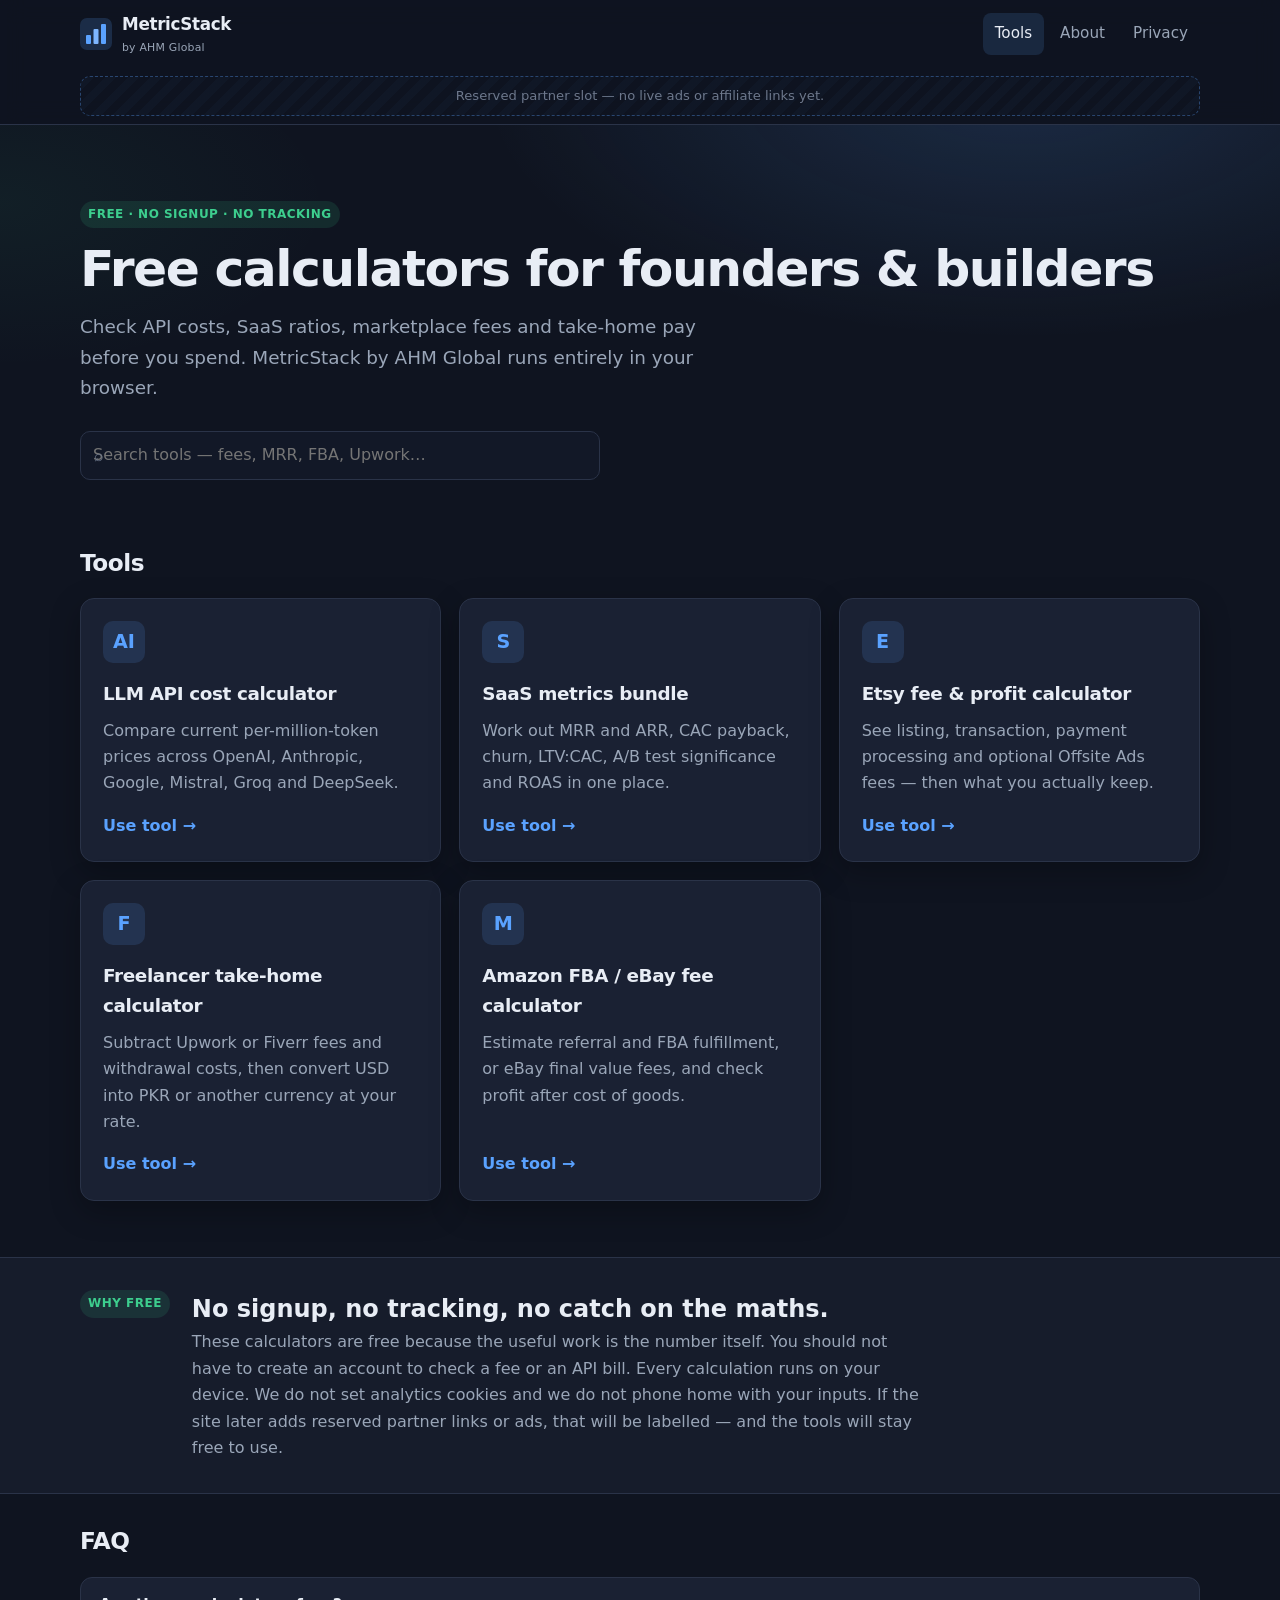
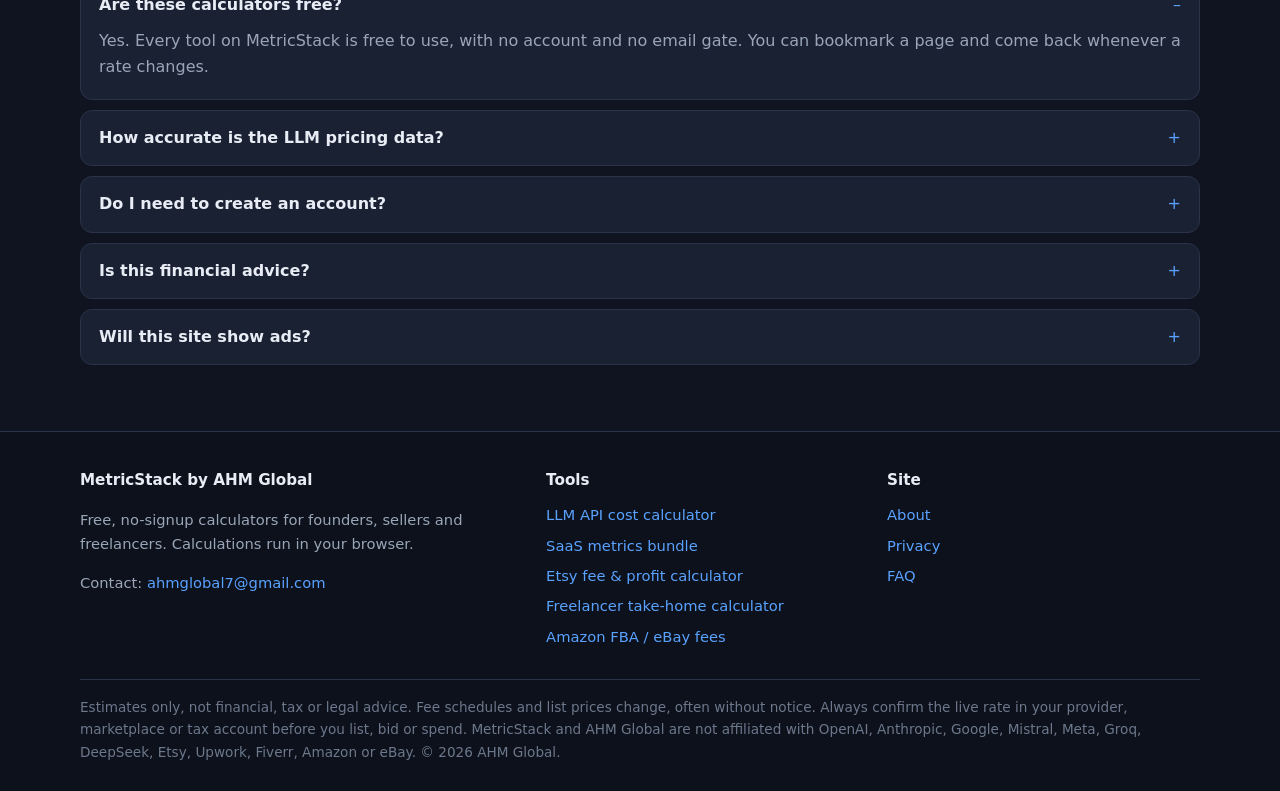
<file: index.html>
<!DOCTYPE html>
<html lang="en">
<head>
  <meta charset="utf-8">
  <meta name="viewport" content="width=device-width, initial-scale=1">
  <title>MetricStack — Free calculators for founders & builders</title>
  <meta name="description" content="Free, no-signup calculators from AHM Global: LLM API cost, SaaS metrics, Etsy fees, freelancer take-home, and Amazon FBA / eBay seller profit.">
  <meta name="robots" content="index,follow">
  <meta name="google-site-verification" content="yXrxcUYfiP0RPICuxXbv20tXbnLtwjr-tgz-cxp7X0g">
  <meta name="theme-color" content="#0f1420">
  <meta property="og:title" content="MetricStack — Free calculators for founders & builders">
  <meta property="og:description" content="Free, no-signup calculators from AHM Global: LLM API cost, SaaS metrics, Etsy fees, freelancer take-home, and Amazon FBA / eBay seller profit.">
  <meta property="og:type" content="website">
  <meta property="og:url" content="https://contactmetricstack-glitch.github.io/metricstack/index.html">
  <meta name="twitter:card" content="summary">
  <link rel="canonical" href="https://contactmetricstack-glitch.github.io/metricstack/index.html">
  <link rel="icon" href="favicon.svg" type="image/svg+xml">
  <link rel="apple-touch-icon" href="apple-touch-icon.svg">
  <link rel="stylesheet" href="css/styles.css">
  <script type="application/ld+json">
{
  "@context": "https://schema.org",
  "@graph": [
    {
      "@type": "Organization",
      "name": "AHM Global",
      "email": "ahmglobal7@gmail.com",
      "url": "https://contactmetricstack-glitch.github.io/metricstack/"
    },
    {
      "@type": "WebSite",
      "name": "MetricStack",
      "alternateName": "MetricStack by AHM Global",
      "url": "https://contactmetricstack-glitch.github.io/metricstack/",
      "description": "Free calculators for founders and builders: LLM API cost, SaaS metrics, Etsy fees, freelancer take-home, and Amazon FBA / eBay seller profit.",
      "publisher": {"@type": "Organization", "name": "AHM Global"}
    },
    {
      "@type": "FAQPage",
      "mainEntity": [
        {"@type": "Question", "name": "Are these calculators free?", "acceptedAnswer": {"@type": "Answer", "text": "Yes. Every tool on MetricStack is free to use, with no account and no email gate."}},
        {"@type": "Question", "name": "How accurate is the LLM pricing data?", "acceptedAnswer": {"@type": "Answer", "text": "We check official provider pricing pages and show the date those prices were last verified. Figures are list-price estimates in US dollars per million tokens and can change. Confirm the live rate on the provider's own pricing page before you budget."}},
        {"@type": "Question", "name": "Do I need to create an account?", "acceptedAnswer": {"@type": "Answer", "text": "No. Calculations run in your browser. We do not ask you to sign up and we do not run tracking scripts."}},
        {"@type": "Question", "name": "Is this financial advice?", "acceptedAnswer": {"@type": "Answer", "text": "No. Results are estimates to help you think through a number. They are not financial, tax or legal advice."}},
        {"@type": "Question", "name": "Will this site show ads?", "acceptedAnswer": {"@type": "Answer", "text": "Not yet. The layout reserves a quiet partner and advertisement slot so the pages stay stable if ads or affiliate links are added later. There are no live ads or tracking pixels today."}}
      ]
    }
  ]
}
</script>
</head>
<body>
<a class="skip" href="#main">Skip to content</a>
<header class="site-header">
  <div class="header-inner">
    <a class="brand" href="index.html">
      <svg class="brand-mark" viewBox="0 0 32 32" aria-hidden="true"><rect width="32" height="32" rx="7" fill="#5aa2ff" opacity=".18"/><rect x="6" y="17" width="5" height="9" rx="1" fill="#5aa2ff"/><rect x="13.5" y="11" width="5" height="15" rx="1" fill="#7eb6ff"/><rect x="21" y="6" width="5" height="20" rx="1" fill="#5aa2ff"/></svg>
      <span><span class="brand-text">MetricStack</span><span class="brand-sub">by AHM Global</span></span>
    </a>
    <button class="nav-toggle" type="button" aria-expanded="false" aria-controls="site-nav" aria-label="Open menu">☰</button>
    <nav class="nav" id="site-nav">
      <a href="index.html#tools" aria-current="page">Tools</a>
      <a href="about.html">About</a>
      <a href="privacy.html">Privacy</a>
    </nav>
  </div>
  <div class="slot slim slot-header">Reserved partner slot — no live ads or affiliate links yet.</div>
</header>
<main id="main">

<section class="hero">
  <div class="wrap">
    <p class="pill">Free · No signup · No tracking</p>
    <h1>Free calculators for founders &amp; builders</h1>
    <p class="lede">Check API costs, SaaS ratios, marketplace fees and take-home pay before you spend. MetricStack by AHM Global runs entirely in your browser.</p>
    <div class="search-wrap">
      <span class="search-icon" aria-hidden="true">⌕</span>
      <input id="tool-filter" type="search" placeholder="Search tools — fees, MRR, FBA, Upwork…" autocomplete="off" aria-label="Filter tools">
    </div>
  </div>
</section>
<section class="section" id="tools">
  <div class="wrap">
    <h2>Tools</h2>
    <div class="tool-grid" id="tool-grid">
      <a class="card tool-card" data-tool-card data-search="llm api cost openai anthropic google gemini mistral groq meta llama deepseek tokens chatgpt claude" href="tools/llm-api-cost.html">
        <div class="tool-icon">AI</div>
        <h3>LLM API cost calculator</h3>
        <p>Compare current per-million-token prices across OpenAI, Anthropic, Google, Mistral, Groq and DeepSeek.</p>
        <span class="use-tool">Use tool →</span>
      </a>
      <a class="card tool-card" data-tool-card data-search="saas metrics mrr arr cac payback churn ltv ab test significance roas startup" href="tools/saas-metrics.html">
        <div class="tool-icon">S</div>
        <h3>SaaS metrics bundle</h3>
        <p>Work out MRR and ARR, CAC payback, churn, LTV:CAC, A/B test significance and ROAS in one place.</p>
        <span class="use-tool">Use tool →</span>
      </a>
      <a class="card tool-card" data-tool-card data-search="etsy fee profit listing transaction payment processing offsite ads handmade seller" href="tools/etsy-fees.html">
        <div class="tool-icon">E</div>
        <h3>Etsy fee &amp; profit calculator</h3>
        <p>See listing, transaction, payment processing and optional Offsite Ads fees — then what you actually keep.</p>
        <span class="use-tool">Use tool →</span>
      </a>
      <a class="card tool-card" data-tool-card data-search="freelancer take-home upwork fiverr withdrawal payoneer pkr dollar rupee fee" href="tools/freelancer-takehome.html">
        <div class="tool-icon">F</div>
        <h3>Freelancer take-home calculator</h3>
        <p>Subtract Upwork or Fiverr fees and withdrawal costs, then convert USD into PKR or another currency at your rate.</p>
        <span class="use-tool">Use tool →</span>
      </a>
      <a class="card tool-card" data-tool-card data-search="amazon fba ebay seller fee profit referral fulfillment final value" href="tools/amazon-ebay-fees.html">
        <div class="tool-icon">M</div>
        <h3>Amazon FBA / eBay fee calculator</h3>
        <p>Estimate referral and FBA fulfillment, or eBay final value fees, and check profit after cost of goods.</p>
        <span class="use-tool">Use tool →</span>
      </a>
    </div>
    <p id="filter-empty" class="empty-filter hidden">No tools match that search. Try “fees”, “churn” or “tokens”.</p>
  </div>
</section>
<section class="why" id="why">
  <div class="wrap why-inner">
    <div class="pill">Why free</div>
    <div>
      <h2>No signup, no tracking, no catch on the maths.</h2>
      <p>These calculators are free because the useful work is the number itself. You should not have to create an account to check a fee or an API bill. Every calculation runs on your device. We do not set analytics cookies and we do not phone home with your inputs. If the site later adds reserved partner links or ads, that will be labelled — and the tools will stay free to use.</p>
    </div>
  </div>
</section>
<section class="section faq" id="faq">
  <div class="wrap">
    <h2>FAQ</h2>
    <details open>
      <summary>Are these calculators free?</summary>
      <p>Yes. Every tool on MetricStack is free to use, with no account and no email gate. You can bookmark a page and come back whenever a rate changes.</p>
    </details>
    <details>
      <summary>How accurate is the LLM pricing data?</summary>
      <p>We check official provider pricing pages and show the date those prices were last verified. Figures are standard-tier list prices in US dollars per million tokens. Providers change rates, add peak-hour bands, and charge extra for long context, batch, or fast modes. Always confirm the live rate on the provider’s own pricing page before you budget.</p>
    </details>
    <details>
      <summary>Do I need to create an account?</summary>
      <p>No. Calculations run in your browser. We do not ask you to sign up, and we do not run tracking or advertising scripts.</p>
    </details>
    <details>
      <summary>Is this financial advice?</summary>
      <p>No. Results are estimates to help you think through a number before you list a product, accept a contract or ship a feature. They are not financial, tax or legal advice, and they are not a quote from the marketplace or API vendor.</p>
    </details>
    <details>
      <summary>Will this site show ads?</summary>
      <p>Not yet. The layout reserves a quiet partner and advertisement slot so the pages stay stable if ads or affiliate links are added later. There are no live ads or tracking pixels today.</p>
    </details>
  </div>
</section>

</main>
<footer class="site-footer">
  <div class="wrap footer-grid">
    <div>
      <h3>MetricStack by AHM Global</h3>
      <p>Free, no-signup calculators for founders, sellers and freelancers. Calculations run in your browser.</p>
      <p>Contact: <a href="mailto:ahmglobal7@gmail.com">ahmglobal7@gmail.com</a></p>
    </div>
    <div>
      <h3>Tools</h3>
      <ul>
        <li><a href="tools/llm-api-cost.html">LLM API cost calculator</a></li>
        <li><a href="tools/saas-metrics.html">SaaS metrics bundle</a></li>
        <li><a href="tools/etsy-fees.html">Etsy fee &amp; profit calculator</a></li>
        <li><a href="tools/freelancer-takehome.html">Freelancer take-home calculator</a></li>
        <li><a href="tools/amazon-ebay-fees.html">Amazon FBA / eBay fees</a></li>
      </ul>
    </div>
    <div>
      <h3>Site</h3>
      <ul>
        <li><a href="about.html">About</a></li>
        <li><a href="privacy.html">Privacy</a></li>
        <li><a href="index.html#faq">FAQ</a></li>
      </ul>
    </div>
  </div>
  <div class="wrap disclaimer">
    Estimates only, not financial, tax or legal advice. Fee schedules and list prices change, often without notice. Always confirm the live rate in your provider, marketplace or tax account before you list, bid or spend. MetricStack and AHM Global are not affiliated with OpenAI, Anthropic, Google, Mistral, Meta, Groq, DeepSeek, Etsy, Upwork, Fiverr, Amazon or eBay. © <span data-year>2026</span> AHM Global.
  </div>
</footer>
<script src="js/common.js"></script>
</body>
</html>
</file>
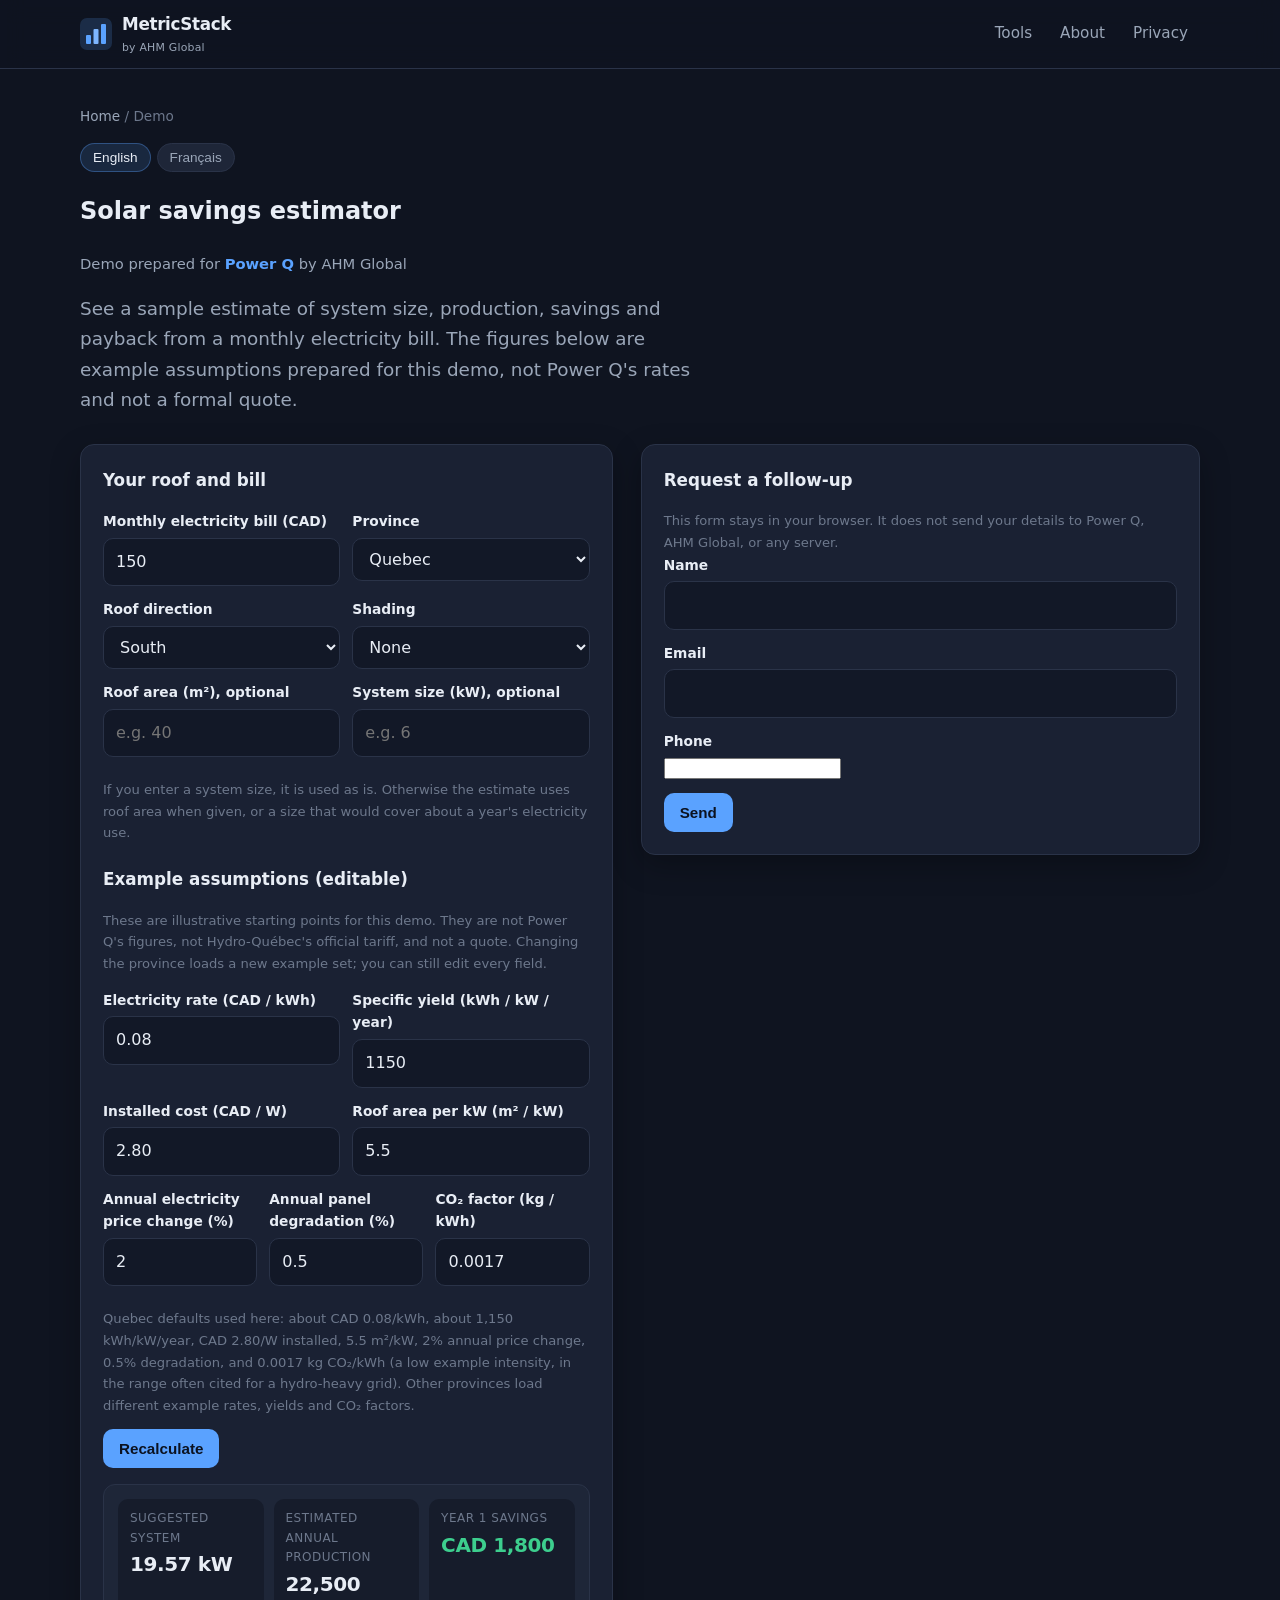
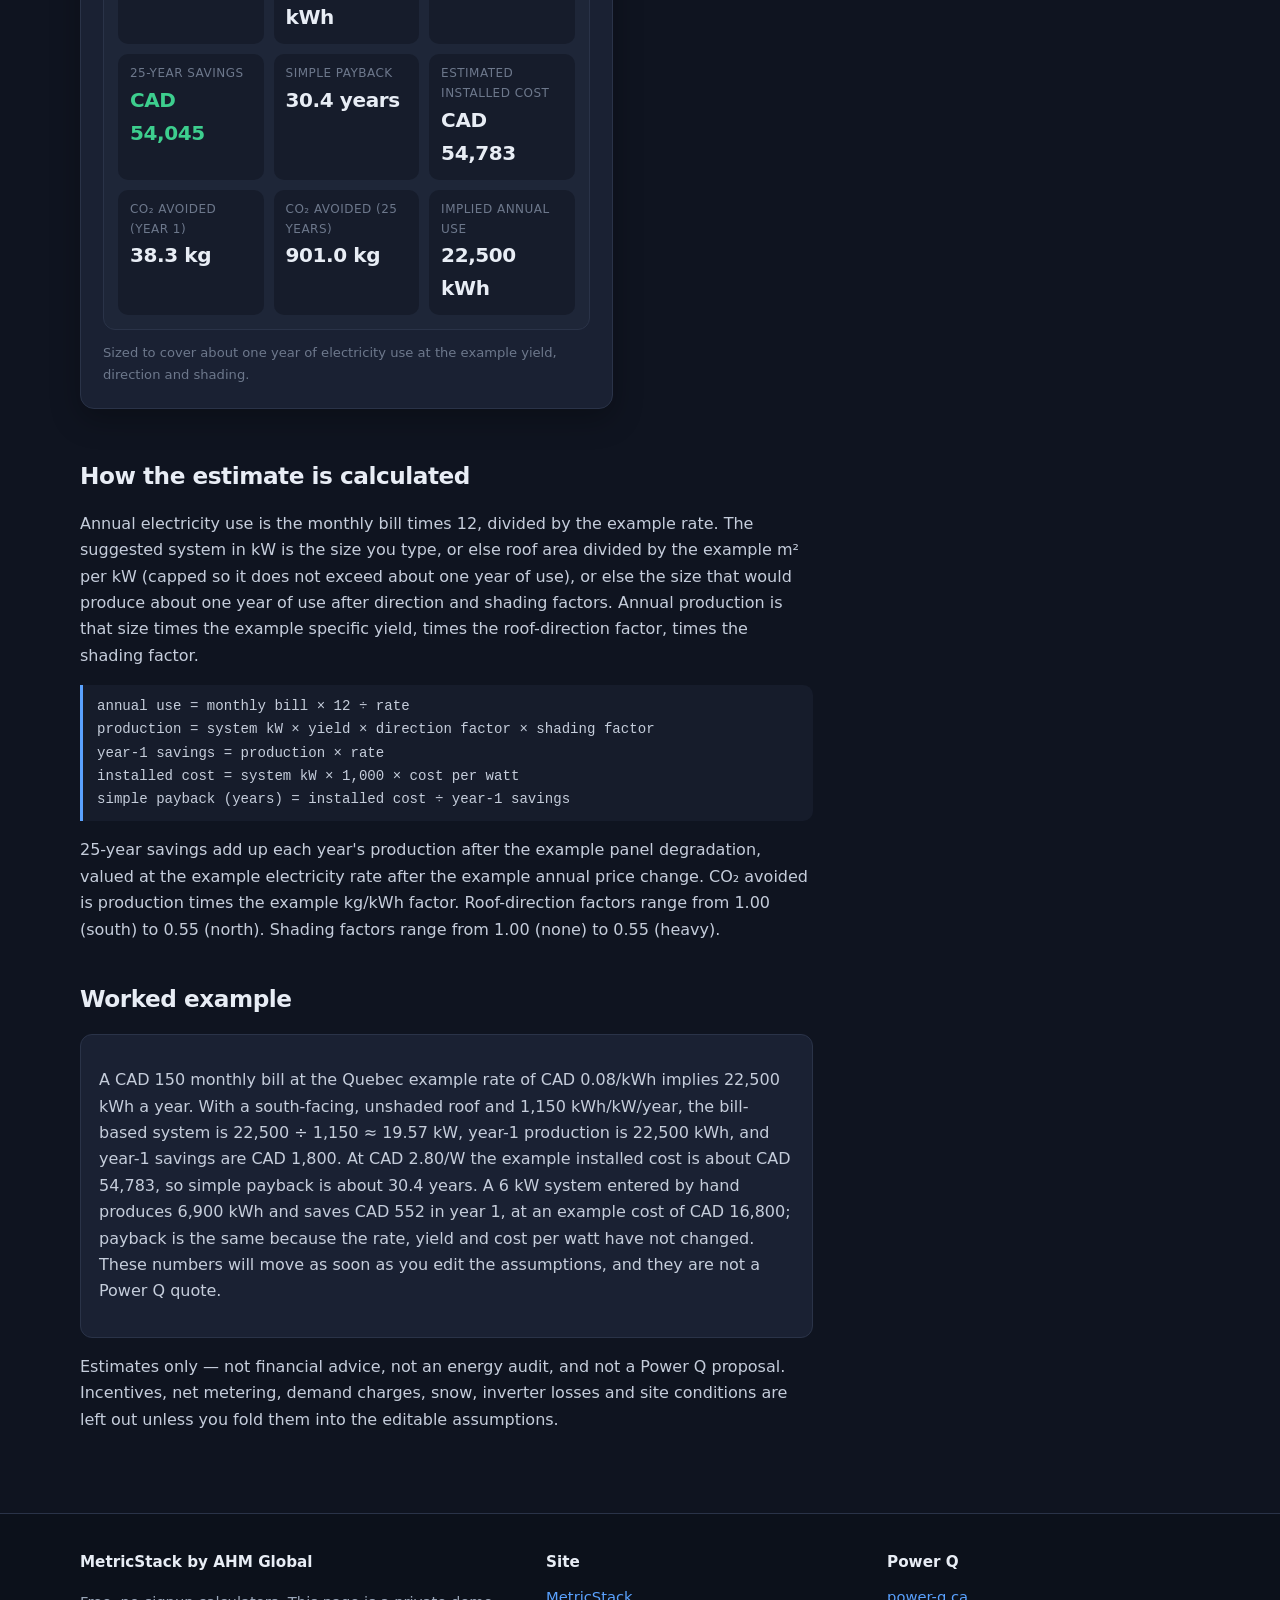
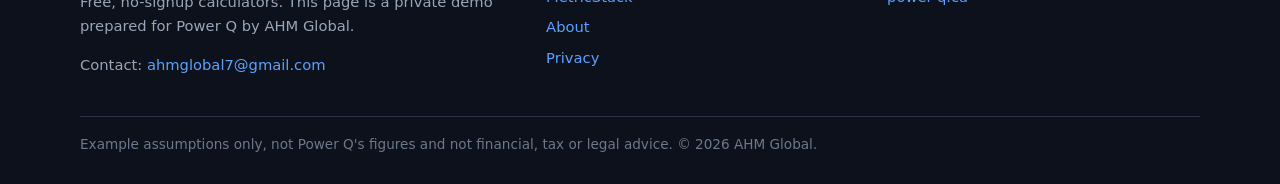
<file: solar-savings-demo/index.html>
<!DOCTYPE html>
<html lang="en">
<head>
  <meta charset="utf-8">
  <meta name="viewport" content="width=device-width, initial-scale=1">
  <title>Solar savings estimator (demo for Power Q) — MetricStack</title>
  <meta name="description" content="Bilingual English/French solar savings estimator demo prepared for Power Q by AHM Global. Example assumptions only — not a quote.">
  <meta name="robots" content="noindex, nofollow">
  <meta name="theme-color" content="#0f1420">
  <meta property="og:title" content="Solar savings estimator (demo for Power Q) — MetricStack">
  <meta property="og:description" content="Bilingual English/French solar savings estimator demo prepared for Power Q by AHM Global. Example assumptions only — not a quote.">
  <meta property="og:type" content="website">
  <meta name="twitter:card" content="summary">
  <link rel="icon" href="../favicon.svg" type="image/svg+xml">
  <link rel="apple-touch-icon" href="../apple-touch-icon.svg">
  <link rel="stylesheet" href="../css/styles.css">
  <style>
    .lang-toggle { display: flex; gap: 6px; margin: 0 0 16px; }
    .demo-credit {
      color: var(--muted);
      font-size: 0.92rem;
      margin: 0 0 18px;
    }
    .demo-credit a { font-weight: 600; }
    .assumptions-help { margin: 0 0 14px; }
    #lead-thanks {
      outline: none;
      color: var(--ok);
      font-weight: 650;
      margin: 0;
    }
  </style>
</head>
<body>
<a class="skip" href="#main">Skip to content</a>
<header class="site-header">
  <div class="header-inner">
    <a class="brand" href="../index.html">
      <svg class="brand-mark" viewBox="0 0 32 32" aria-hidden="true"><rect width="32" height="32" rx="7" fill="#5aa2ff" opacity=".18"/><rect x="6" y="17" width="5" height="9" rx="1" fill="#5aa2ff"/><rect x="13.5" y="11" width="5" height="15" rx="1" fill="#7eb6ff"/><rect x="21" y="6" width="5" height="20" rx="1" fill="#5aa2ff"/></svg>
      <span><span class="brand-text">MetricStack</span><span class="brand-sub">by AHM Global</span></span>
    </a>
    <button class="nav-toggle" type="button" aria-expanded="false" aria-controls="site-nav" aria-label="Open menu">☰</button>
    <nav class="nav" id="site-nav">
      <a href="../index.html#tools">Tools</a>
      <a href="../about.html">About</a>
      <a href="../privacy.html">Privacy</a>
    </nav>
  </div>
</header>
<main id="main">

<section class="tool-page">
  <div class="wrap">
    <p class="crumb"><a href="../index.html" data-en="Home" data-fr="Accueil">Home</a> / <span data-en="Demo" data-fr="Démo">Demo</span></p>
    <div class="lang-toggle" role="group" aria-label="Language">
      <button type="button" class="tab" data-lang-btn="en" aria-pressed="true">English</button>
      <button type="button" class="tab" data-lang-btn="fr" aria-pressed="false">Français</button>
    </div>
    <h1 data-en="Solar savings estimator" data-fr="Estimateur d'économies solaires">Solar savings estimator</h1>
    <p class="demo-credit">Demo prepared for <a href="https://power-q.ca/">Power Q</a> by AHM Global</p>
    <p class="lede" data-en="See a sample estimate of system size, production, savings and payback from a monthly electricity bill. The figures below are example assumptions prepared for this demo, not Power Q's rates and not a formal quote." data-fr="Consultez un exemple d'estimation de la taille du système, de la production, des économies et du délai de récupération à partir d'une facture d'électricité mensuelle. Les chiffres ci-dessous sont des hypothèses d'exemple préparées pour cette démo; ce ne sont pas les tarifs de Power Q ni une soumission officielle.">See a sample estimate of system size, production, savings and payback from a monthly electricity bill. The figures below are example assumptions prepared for this demo, not Power Q's rates and not a formal quote.</p>

    <div class="tool-layout">
      <div class="card calc-panel">
        <form id="solar-form">
          <h2 class="panel-title" data-en="Your roof and bill" data-fr="Votre toit et votre facture">Your roof and bill</h2>
          <div class="row-2">
            <label class="field"><span data-en="Monthly electricity bill (CAD)" data-fr="Facture d'électricité mensuelle (CAD)">Monthly electricity bill (CAD)</span><input name="monthlyBill" type="number" min="0" step="0.01" value="150" inputmode="decimal"></label>
            <label class="field"><span data-en="Province" data-fr="Province">Province</span>
              <select name="province">
                <option value="QC" selected data-en="Quebec" data-fr="Québec">Quebec</option>
                <option value="ON" data-en="Ontario" data-fr="Ontario">Ontario</option>
                <option value="BC" data-en="British Columbia" data-fr="Colombie-Britannique">British Columbia</option>
                <option value="AB" data-en="Alberta" data-fr="Alberta">Alberta</option>
                <option value="NB" data-en="New Brunswick" data-fr="Nouveau-Brunswick">New Brunswick</option>
                <option value="NS" data-en="Nova Scotia" data-fr="Nouvelle-Écosse">Nova Scotia</option>
                <option value="OTHER" data-en="Other / custom" data-fr="Autre / personnalisé">Other / custom</option>
              </select>
            </label>
          </div>
          <div class="row-2">
            <label class="field"><span data-en="Roof direction" data-fr="Orientation du toit">Roof direction</span>
              <select name="direction">
                <option value="south" selected data-en="South" data-fr="Sud">South</option>
                <option value="southeast" data-en="Southeast" data-fr="Sud-est">Southeast</option>
                <option value="southwest" data-en="Southwest" data-fr="Sud-ouest">Southwest</option>
                <option value="east" data-en="East" data-fr="Est">East</option>
                <option value="west" data-en="West" data-fr="Ouest">West</option>
                <option value="northeast" data-en="Northeast" data-fr="Nord-est">Northeast</option>
                <option value="northwest" data-en="Northwest" data-fr="Nord-ouest">Northwest</option>
                <option value="north" data-en="North" data-fr="Nord">North</option>
              </select>
            </label>
            <label class="field"><span data-en="Shading" data-fr="Ombrage">Shading</span>
              <select name="shading">
                <option value="none" selected data-en="None" data-fr="Aucun">None</option>
                <option value="light" data-en="Light" data-fr="Léger">Light</option>
                <option value="moderate" data-en="Moderate" data-fr="Modéré">Moderate</option>
                <option value="heavy" data-en="Heavy" data-fr="Important">Heavy</option>
              </select>
            </label>
          </div>
          <div class="row-2">
            <label class="field"><span data-en="Roof area (m²), optional" data-fr="Superficie du toit (m²), facultatif">Roof area (m²), optional</span><input name="roofArea" type="number" min="0" step="0.1" value="" placeholder="e.g. 40"></label>
            <label class="field"><span data-en="System size (kW), optional" data-fr="Taille du système (kW), facultatif">System size (kW), optional</span><input name="systemSizeKw" type="number" min="0" step="0.1" value="" placeholder="e.g. 6"></label>
          </div>
          <p class="note" data-en="If you enter a system size, it is used as is. Otherwise the estimate uses roof area when given, or a size that would cover about a year's electricity use." data-fr="Si vous indiquez une taille de système, elle est utilisée telle quelle. Sinon, l'estimation utilise la superficie du toit si elle est fournie, ou une taille qui couvrirait environ une année de consommation.">If you enter a system size, it is used as is. Otherwise the estimate uses roof area when given, or a size that would cover about a year's electricity use.</p>

          <h2 class="panel-title" style="margin-top:22px" data-en="Example assumptions (editable)" data-fr="Hypothèses d'exemple (modifiables)">Example assumptions (editable)</h2>
          <p class="note assumptions-help" data-en="These are illustrative starting points for this demo. They are not Power Q's figures, not Hydro-Québec's official tariff, and not a quote. Changing the province loads a new example set; you can still edit every field." data-fr="Il s'agit de points de départ illustratifs pour cette démo. Ce ne sont pas les chiffres de Power Q, ni le tarif officiel d'Hydro-Québec, ni une soumission. Changer de province charge un nouvel ensemble d'exemples; vous pouvez ensuite modifier chaque champ.">These are illustrative starting points for this demo. They are not Power Q's figures, not Hydro-Québec's official tariff, and not a quote. Changing the province loads a new example set; you can still edit every field.</p>
          <div class="row-2">
            <label class="field"><span data-en="Electricity rate (CAD / kWh)" data-fr="Tarif d'électricité (CAD / kWh)">Electricity rate (CAD / kWh)</span><input name="electricityRate" type="number" min="0" step="0.001" value="0.08"></label>
            <label class="field"><span data-en="Specific yield (kWh / kW / year)" data-fr="Productible (kWh / kW / an)">Specific yield (kWh / kW / year)</span><input name="specificYield" type="number" min="0" step="1" value="1150"></label>
          </div>
          <div class="row-2">
            <label class="field"><span data-en="Installed cost (CAD / W)" data-fr="Coût installé (CAD / W)">Installed cost (CAD / W)</span><input name="costPerWatt" type="number" min="0" step="0.01" value="2.80"></label>
            <label class="field"><span data-en="Roof area per kW (m² / kW)" data-fr="Superficie de toit par kW (m² / kW)">Roof area per kW (m² / kW)</span><input name="m2PerKw" type="number" min="0" step="0.1" value="5.5"></label>
          </div>
          <div class="row-3">
            <label class="field"><span data-en="Annual electricity price change (%)" data-fr="Variation annuelle du prix de l'électricité (%)">Annual electricity price change (%)</span><input name="escalation" type="number" step="0.1" value="2"></label>
            <label class="field"><span data-en="Annual panel degradation (%)" data-fr="Dégradation annuelle des panneaux (%)">Annual panel degradation (%)</span><input name="degradation" type="number" min="0" step="0.1" value="0.5"></label>
            <label class="field"><span data-en="CO₂ factor (kg / kWh)" data-fr="Facteur de CO₂ (kg / kWh)">CO₂ factor (kg / kWh)</span><input name="co2KgPerKwh" type="number" min="0" step="0.0001" value="0.0017"></label>
          </div>
          <p class="note" data-en="Quebec defaults used here: about CAD 0.08/kWh, about 1,150 kWh/kW/year, CAD 2.80/W installed, 5.5 m²/kW, 2% annual price change, 0.5% degradation, and 0.0017 kg CO₂/kWh (a low example intensity, in the range often cited for a hydro-heavy grid). Other provinces load different example rates, yields and CO₂ factors." data-fr="Valeurs par défaut utilisées ici pour le Québec : environ 0,08 CAD/kWh, environ 1 150 kWh/kW/an, 2,80 CAD/W installé, 5,5 m²/kW, variation annuelle du prix de 2 %, dégradation de 0,5 % et 0,0017 kg de CO₂/kWh (une intensité d'exemple basse, dans la fourchette souvent citée pour un réseau largement hydroélectrique). Les autres provinces chargent d'autres tarifs, productibles et facteurs de CO₂ d'exemple.">Quebec defaults used here: about CAD 0.08/kWh, about 1,150 kWh/kW/year, CAD 2.80/W installed, 5.5 m²/kW, 2% annual price change, 0.5% degradation, and 0.0017 kg CO₂/kWh (a low example intensity, in the range often cited for a hydro-heavy grid). Other provinces load different example rates, yields and CO₂ factors.</p>

          <div class="actions" style="margin-top:12px"><button class="btn" type="submit" data-en="Recalculate" data-fr="Recalculer">Recalculate</button></div>
          <div id="solar-results" class="results kpi-row"></div>
          <p id="solar-note" class="note"></p>
        </form>
      </div>

      <div>
        <div class="card">
          <h2 class="panel-title" data-en="Request a follow-up" data-fr="Demander un suivi">Request a follow-up</h2>
          <p class="note" data-en="This form stays in your browser. It does not send your details to Power Q, AHM Global, or any server." data-fr="Ce formulaire reste dans votre navigateur. Il n'envoie vos renseignements ni à Power Q, ni à AHM Global, ni à un serveur.">This form stays in your browser. It does not send your details to Power Q, AHM Global, or any server.</p>
          <form id="lead-form" action="#" method="get">
            <label class="field"><span data-en="Name" data-fr="Nom">Name</span><input name="leadName" type="text" required autocomplete="name"></label>
            <label class="field"><span data-en="Email" data-fr="Courriel">Email</span><input name="leadEmail" type="email" required autocomplete="email"></label>
            <label class="field"><span data-en="Phone" data-fr="Téléphone">Phone</span><input name="leadPhone" type="tel" autocomplete="tel"></label>
            <div class="actions"><button class="btn" type="submit" data-en="Send" data-fr="Envoyer">Send</button></div>
          </form>
          <p id="lead-thanks" hidden tabindex="-1" data-en="Thank you, a Power Q specialist will contact you." data-fr="Merci, un spécialiste de Power Q communiquera avec vous.">Thank you, a Power Q specialist will contact you.</p>
        </div>
      </div>
    </div>

    <article class="prose" style="margin-top:48px">
      <h2 data-en="How the estimate is calculated" data-fr="Comment l'estimation est calculée">How the estimate is calculated</h2>
      <p data-en="Annual electricity use is the monthly bill times 12, divided by the example rate. The suggested system in kW is the size you type, or else roof area divided by the example m² per kW (capped so it does not exceed about one year of use), or else the size that would produce about one year of use after direction and shading factors. Annual production is that size times the example specific yield, times the roof-direction factor, times the shading factor." data-fr="La consommation annuelle d'électricité est la facture mensuelle multipliée par 12, puis divisée par le tarif d'exemple. Le système suggéré en kW est la taille que vous saisissez, sinon la superficie du toit divisée par l'exemple de m² par kW (plafonnée pour ne pas dépasser environ une année de consommation), sinon la taille qui produirait environ une année de consommation après les facteurs d'orientation et d'ombrage. La production annuelle est cette taille multipliée par le productible d'exemple, par le facteur d'orientation et par le facteur d'ombrage.">Annual electricity use is the monthly bill times 12, divided by the example rate. The suggested system in kW is the size you type, or else roof area divided by the example m² per kW (capped so it does not exceed about one year of use), or else the size that would produce about one year of use after direction and shading factors. Annual production is that size times the example specific yield, times the roof-direction factor, times the shading factor.</p>
      <p class="formula">annual use = monthly bill × 12 ÷ rate<br>production = system kW × yield × direction factor × shading factor<br>year-1 savings = production × rate<br>installed cost = system kW × 1,000 × cost per watt<br>simple payback (years) = installed cost ÷ year-1 savings</p>
      <p data-en="25-year savings add up each year's production after the example panel degradation, valued at the example electricity rate after the example annual price change. CO₂ avoided is production times the example kg/kWh factor. Roof-direction factors range from 1.00 (south) to 0.55 (north). Shading factors range from 1.00 (none) to 0.55 (heavy)." data-fr="Les économies sur 25 ans additionnent, pour chaque année, la production après la dégradation d'exemple des panneaux, valorisée au tarif d'exemple après la variation annuelle d'exemple du prix. Le CO₂ évité est la production multipliée par le facteur d'exemple en kg/kWh. Les facteurs d'orientation vont de 1,00 (sud) à 0,55 (nord). Les facteurs d'ombrage vont de 1,00 (aucun) à 0,55 (important).">25-year savings add up each year's production after the example panel degradation, valued at the example electricity rate after the example annual price change. CO₂ avoided is production times the example kg/kWh factor. Roof-direction factors range from 1.00 (south) to 0.55 (north). Shading factors range from 1.00 (none) to 0.55 (heavy).</p>

      <h2 data-en="Worked example" data-fr="Exemple chiffré">Worked example</h2>
      <div class="example">
        <p data-en="A CAD 150 monthly bill at the Quebec example rate of CAD 0.08/kWh implies 22,500 kWh a year. With a south-facing, unshaded roof and 1,150 kWh/kW/year, the bill-based system is 22,500 ÷ 1,150 ≈ 19.57 kW, year-1 production is 22,500 kWh, and year-1 savings are CAD 1,800. At CAD 2.80/W the example installed cost is about CAD 54,783, so simple payback is about 30.4 years. A 6 kW system entered by hand produces 6,900 kWh and saves CAD 552 in year 1, at an example cost of CAD 16,800; payback is the same because the rate, yield and cost per watt have not changed. These numbers will move as soon as you edit the assumptions, and they are not a Power Q quote." data-fr="Une facture mensuelle de 150 CAD au tarif d'exemple du Québec de 0,08 CAD/kWh implique 22 500 kWh par an. Avec un toit orienté sud, sans ombrage, et 1 150 kWh/kW/an, le système basé sur la facture est 22 500 ÷ 1 150 ≈ 19,57 kW, la production de l'année 1 est de 22 500 kWh et les économies de l'année 1 sont de 1 800 CAD. À 2,80 CAD/W, le coût d'installation d'exemple est d'environ 54 783 CAD, soit un délai de récupération simple d'environ 30,4 ans. Un système de 6 kW saisi à la main produit 6 900 kWh et économise 552 CAD la première année, pour un coût d'exemple de 16 800 CAD; le délai de récupération est le même parce que le tarif, le productible et le coût par watt n'ont pas changé. Ces chiffres bougent dès que vous modifiez les hypothèses, et il ne s'agit pas d'une soumission de Power Q.">A CAD 150 monthly bill at the Quebec example rate of CAD 0.08/kWh implies 22,500 kWh a year. With a south-facing, unshaded roof and 1,150 kWh/kW/year, the bill-based system is 22,500 ÷ 1,150 ≈ 19.57 kW, year-1 production is 22,500 kWh, and year-1 savings are CAD 1,800. At CAD 2.80/W the example installed cost is about CAD 54,783, so simple payback is about 30.4 years. A 6 kW system entered by hand produces 6,900 kWh and saves CAD 552 in year 1, at an example cost of CAD 16,800; payback is the same because the rate, yield and cost per watt have not changed. These numbers will move as soon as you edit the assumptions, and they are not a Power Q quote.</p>
      </div>
      <p data-en="Estimates only — not financial advice, not an energy audit, and not a Power Q proposal. Incentives, net metering, demand charges, snow, inverter losses and site conditions are left out unless you fold them into the editable assumptions." data-fr="Estimations seulement — pas un conseil financier, pas un audit énergétique et pas une proposition de Power Q. Les incitatifs, le mesurage net, les frais de puissance, la neige, les pertes d'onduleur et les conditions du site sont laissés de côté, sauf si vous les intégrez dans les hypothèses modifiables.">Estimates only — not financial advice, not an energy audit, and not a Power Q proposal. Incentives, net metering, demand charges, snow, inverter losses and site conditions are left out unless you fold them into the editable assumptions.</p>
    </article>
  </div>
</section>

</main>
<footer class="site-footer">
  <div class="wrap footer-grid">
    <div>
      <h3>MetricStack by AHM Global</h3>
      <p data-en="Free, no-signup calculators. This page is a private demo prepared for Power Q by AHM Global." data-fr="Calculateurs gratuits, sans inscription. Cette page est une démo privée préparée pour Power Q par AHM Global.">Free, no-signup calculators. This page is a private demo prepared for Power Q by AHM Global.</p>
      <p>Contact: <a href="mailto:ahmglobal7@gmail.com">ahmglobal7@gmail.com</a></p>
    </div>
    <div>
      <h3 data-en="Site" data-fr="Site">Site</h3>
      <ul>
        <li><a href="../index.html">MetricStack</a></li>
        <li><a href="../about.html">About</a></li>
        <li><a href="../privacy.html">Privacy</a></li>
      </ul>
    </div>
    <div>
      <h3>Power Q</h3>
      <ul>
        <li><a href="https://power-q.ca/">power-q.ca</a></li>
      </ul>
    </div>
  </div>
  <div class="wrap disclaimer" data-en="Example assumptions only, not Power Q's figures and not financial, tax or legal advice. © 2026 AHM Global." data-fr="Hypothèses d'exemple seulement, pas les chiffres de Power Q, et pas un conseil financier, fiscal ou juridique. © 2026 AHM Global.">Example assumptions only, not Power Q's figures and not financial, tax or legal advice. © 2026 AHM Global.</div>
</footer>
<script src="../js/common.js"></script>
<script src="../js/calculators.js"></script>
<script src="../js/ui-solar.js"></script>
</body>
</html>
</file>
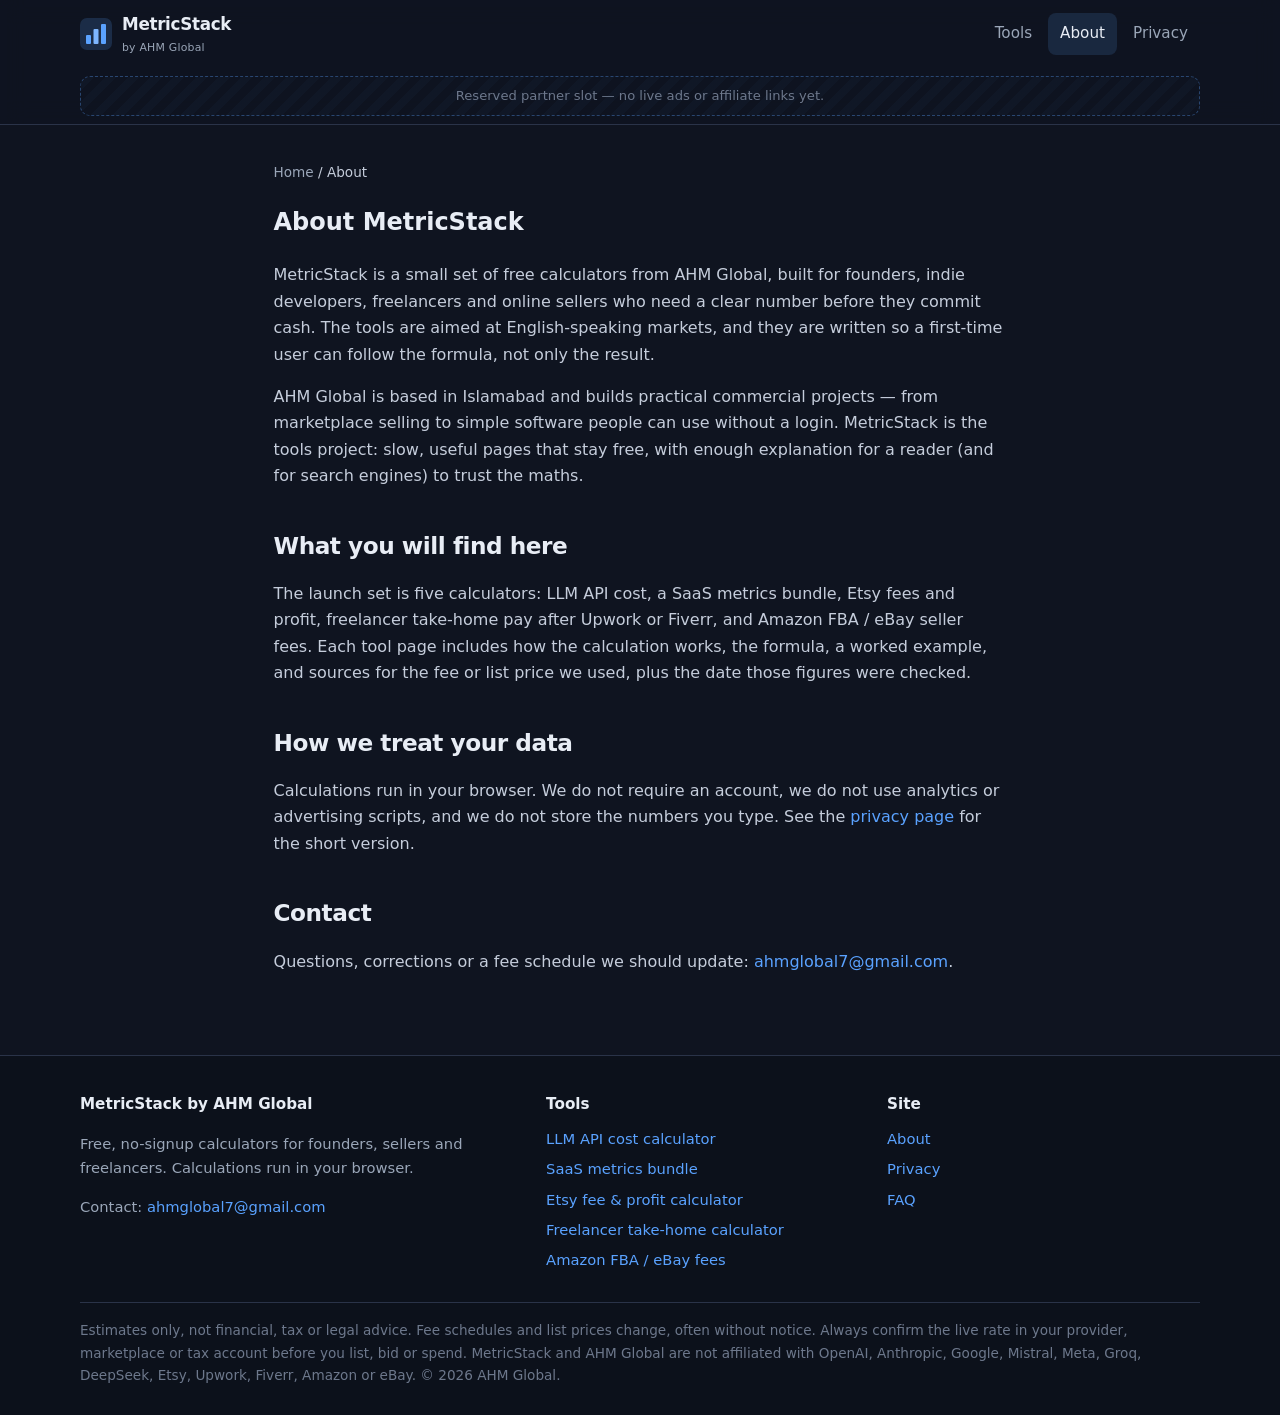
<file: about.html>
<!DOCTYPE html>
<html lang="en">
<head>
  <meta charset="utf-8">
  <meta name="viewport" content="width=device-width, initial-scale=1">
  <title>About MetricStack — AHM Global</title>
  <meta name="description" content="MetricStack is a free calculator site from AHM Global in Islamabad: no signup, no tracking, and clear formulas for founders and sellers.">
  <meta name="robots" content="index,follow">
  <meta name="theme-color" content="#0f1420">
  <meta property="og:title" content="About MetricStack — AHM Global">
  <meta property="og:description" content="MetricStack is a free calculator site from AHM Global in Islamabad: no signup, no tracking, and clear formulas for founders and sellers.">
  <meta property="og:type" content="website">
  <meta property="og:url" content="https://contactmetricstack-glitch.github.io/metricstack/about.html">
  <meta name="twitter:card" content="summary">
  <link rel="canonical" href="https://contactmetricstack-glitch.github.io/metricstack/about.html">
  <link rel="icon" href="favicon.svg" type="image/svg+xml">
  <link rel="apple-touch-icon" href="apple-touch-icon.svg">
  <link rel="stylesheet" href="css/styles.css">
  
</head>
<body>
<a class="skip" href="#main">Skip to content</a>
<header class="site-header">
  <div class="header-inner">
    <a class="brand" href="index.html">
      <svg class="brand-mark" viewBox="0 0 32 32" aria-hidden="true"><rect width="32" height="32" rx="7" fill="#5aa2ff" opacity=".18"/><rect x="6" y="17" width="5" height="9" rx="1" fill="#5aa2ff"/><rect x="13.5" y="11" width="5" height="15" rx="1" fill="#7eb6ff"/><rect x="21" y="6" width="5" height="20" rx="1" fill="#5aa2ff"/></svg>
      <span><span class="brand-text">MetricStack</span><span class="brand-sub">by AHM Global</span></span>
    </a>
    <button class="nav-toggle" type="button" aria-expanded="false" aria-controls="site-nav" aria-label="Open menu">☰</button>
    <nav class="nav" id="site-nav">
      <a href="index.html#tools">Tools</a>
      <a href="about.html" aria-current="page">About</a>
      <a href="privacy.html">Privacy</a>
    </nav>
  </div>
  <div class="slot slim slot-header">Reserved partner slot — no live ads or affiliate links yet.</div>
</header>
<main id="main">

<section class="tool-page">
  <div class="wrap prose">
    <p class="crumb"><a href="index.html">Home</a> / About</p>
    <h1>About MetricStack</h1>
    <p>MetricStack is a small set of free calculators from AHM Global, built for founders, indie developers, freelancers and online sellers who need a clear number before they commit cash. The tools are aimed at English-speaking markets, and they are written so a first-time user can follow the formula, not only the result.</p>
    <p>AHM Global is based in Islamabad and builds practical commercial projects — from marketplace selling to simple software people can use without a login. MetricStack is the tools project: slow, useful pages that stay free, with enough explanation for a reader (and for search engines) to trust the maths.</p>
    <h2>What you will find here</h2>
    <p>The launch set is five calculators: LLM API cost, a SaaS metrics bundle, Etsy fees and profit, freelancer take-home pay after Upwork or Fiverr, and Amazon FBA / eBay seller fees. Each tool page includes how the calculation works, the formula, a worked example, and sources for the fee or list price we used, plus the date those figures were checked.</p>
    <h2>How we treat your data</h2>
    <p>Calculations run in your browser. We do not require an account, we do not use analytics or advertising scripts, and we do not store the numbers you type. See the <a href="privacy.html">privacy page</a> for the short version.</p>
    <h2>Contact</h2>
    <p>Questions, corrections or a fee schedule we should update: <a href="mailto:ahmglobal7@gmail.com">ahmglobal7@gmail.com</a>.</p>
  </div>
</section>

</main>
<footer class="site-footer">
  <div class="wrap footer-grid">
    <div>
      <h3>MetricStack by AHM Global</h3>
      <p>Free, no-signup calculators for founders, sellers and freelancers. Calculations run in your browser.</p>
      <p>Contact: <a href="mailto:ahmglobal7@gmail.com">ahmglobal7@gmail.com</a></p>
    </div>
    <div>
      <h3>Tools</h3>
      <ul>
        <li><a href="tools/llm-api-cost.html">LLM API cost calculator</a></li>
        <li><a href="tools/saas-metrics.html">SaaS metrics bundle</a></li>
        <li><a href="tools/etsy-fees.html">Etsy fee &amp; profit calculator</a></li>
        <li><a href="tools/freelancer-takehome.html">Freelancer take-home calculator</a></li>
        <li><a href="tools/amazon-ebay-fees.html">Amazon FBA / eBay fees</a></li>
      </ul>
    </div>
    <div>
      <h3>Site</h3>
      <ul>
        <li><a href="about.html">About</a></li>
        <li><a href="privacy.html">Privacy</a></li>
        <li><a href="index.html#faq">FAQ</a></li>
      </ul>
    </div>
  </div>
  <div class="wrap disclaimer">
    Estimates only, not financial, tax or legal advice. Fee schedules and list prices change, often without notice. Always confirm the live rate in your provider, marketplace or tax account before you list, bid or spend. MetricStack and AHM Global are not affiliated with OpenAI, Anthropic, Google, Mistral, Meta, Groq, DeepSeek, Etsy, Upwork, Fiverr, Amazon or eBay. © <span data-year>2026</span> AHM Global.
  </div>
</footer>
<script src="js/common.js"></script>
</body>
</html>
</file>
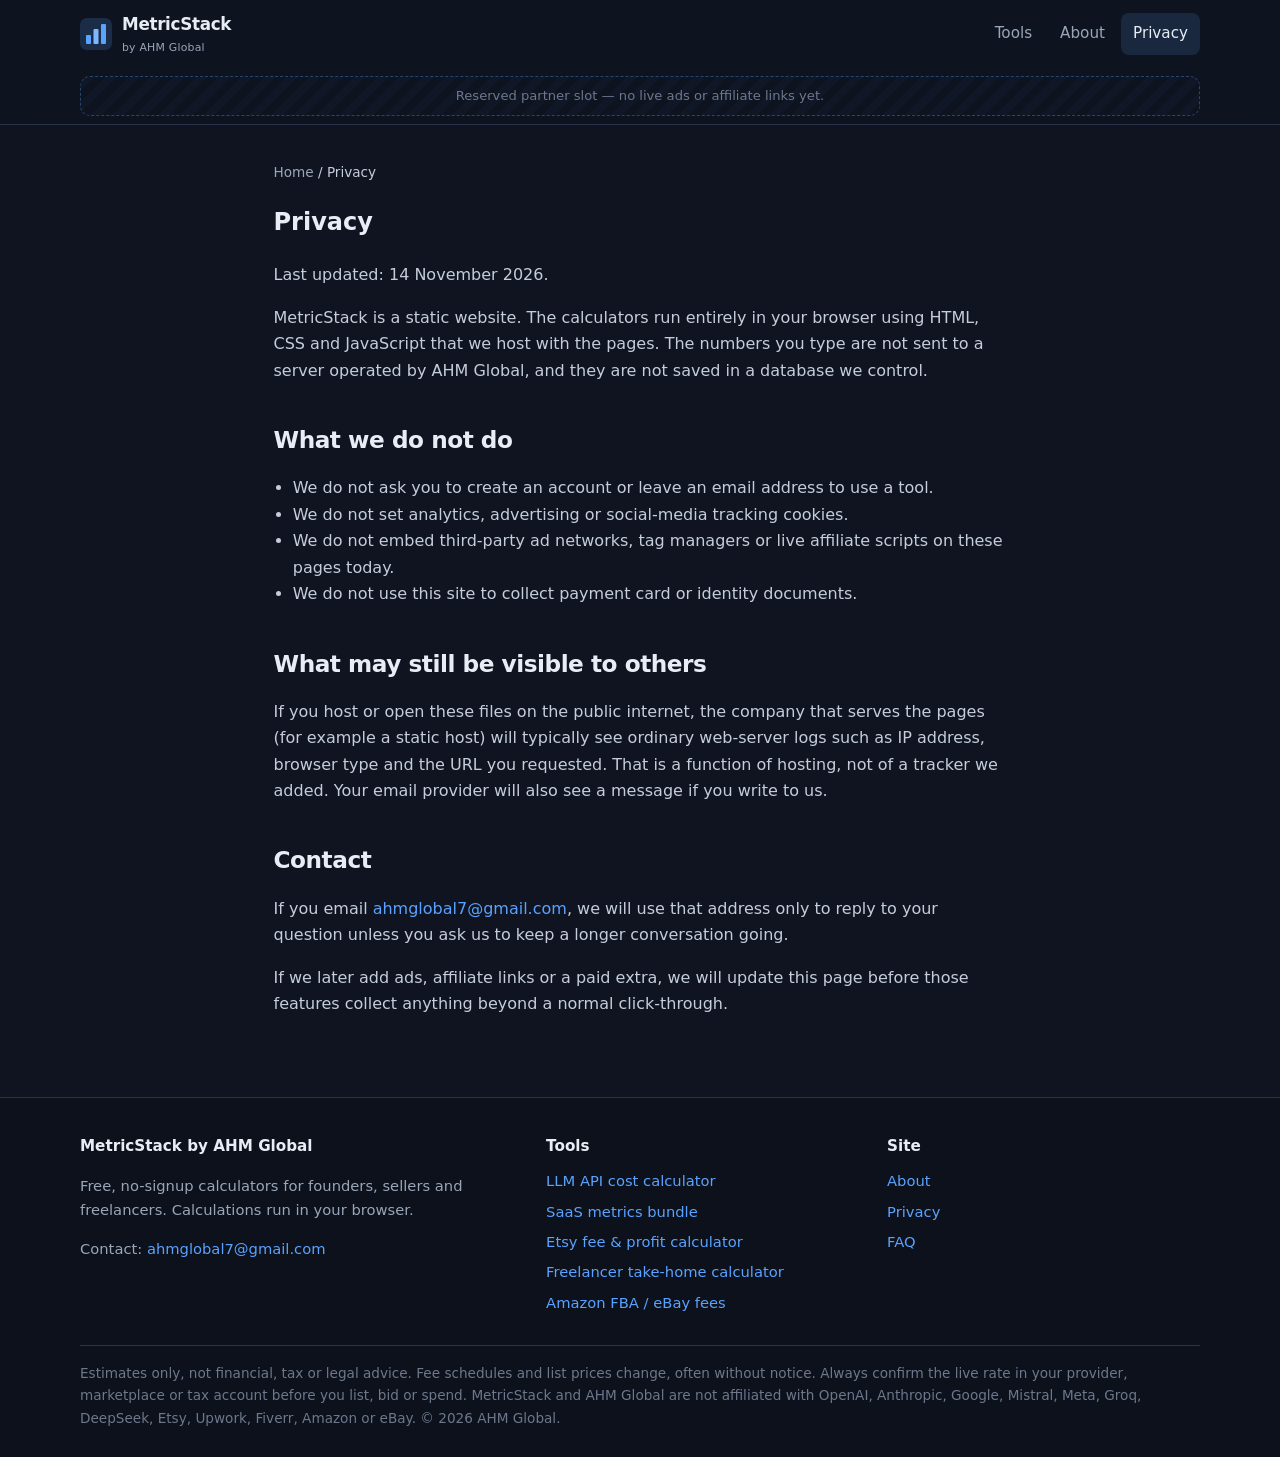
<file: privacy.html>
<!DOCTYPE html>
<html lang="en">
<head>
  <meta charset="utf-8">
  <meta name="viewport" content="width=device-width, initial-scale=1">
  <title>Privacy — MetricStack</title>
  <meta name="description" content="MetricStack calculators run in your browser. No signup, no analytics cookies, and no tracking scripts.">
  <meta name="robots" content="index,follow">
  <meta name="theme-color" content="#0f1420">
  <meta property="og:title" content="Privacy — MetricStack">
  <meta property="og:description" content="MetricStack calculators run in your browser. No signup, no analytics cookies, and no tracking scripts.">
  <meta property="og:type" content="website">
  <meta property="og:url" content="https://contactmetricstack-glitch.github.io/metricstack/privacy.html">
  <meta name="twitter:card" content="summary">
  <link rel="canonical" href="https://contactmetricstack-glitch.github.io/metricstack/privacy.html">
  <link rel="icon" href="favicon.svg" type="image/svg+xml">
  <link rel="apple-touch-icon" href="apple-touch-icon.svg">
  <link rel="stylesheet" href="css/styles.css">
  
</head>
<body>
<a class="skip" href="#main">Skip to content</a>
<header class="site-header">
  <div class="header-inner">
    <a class="brand" href="index.html">
      <svg class="brand-mark" viewBox="0 0 32 32" aria-hidden="true"><rect width="32" height="32" rx="7" fill="#5aa2ff" opacity=".18"/><rect x="6" y="17" width="5" height="9" rx="1" fill="#5aa2ff"/><rect x="13.5" y="11" width="5" height="15" rx="1" fill="#7eb6ff"/><rect x="21" y="6" width="5" height="20" rx="1" fill="#5aa2ff"/></svg>
      <span><span class="brand-text">MetricStack</span><span class="brand-sub">by AHM Global</span></span>
    </a>
    <button class="nav-toggle" type="button" aria-expanded="false" aria-controls="site-nav" aria-label="Open menu">☰</button>
    <nav class="nav" id="site-nav">
      <a href="index.html#tools">Tools</a>
      <a href="about.html">About</a>
      <a href="privacy.html" aria-current="page">Privacy</a>
    </nav>
  </div>
  <div class="slot slim slot-header">Reserved partner slot — no live ads or affiliate links yet.</div>
</header>
<main id="main">

<section class="tool-page">
  <div class="wrap prose">
    <p class="crumb"><a href="index.html">Home</a> / Privacy</p>
    <h1>Privacy</h1>
    <p>Last updated: 14 November 2026.</p>
    <p>MetricStack is a static website. The calculators run entirely in your browser using HTML, CSS and JavaScript that we host with the pages. The numbers you type are not sent to a server operated by AHM Global, and they are not saved in a database we control.</p>
    <h2>What we do not do</h2>
    <ul>
      <li>We do not ask you to create an account or leave an email address to use a tool.</li>
      <li>We do not set analytics, advertising or social-media tracking cookies.</li>
      <li>We do not embed third-party ad networks, tag managers or live affiliate scripts on these pages today.</li>
      <li>We do not use this site to collect payment card or identity documents.</li>
    </ul>
    <h2>What may still be visible to others</h2>
    <p>If you host or open these files on the public internet, the company that serves the pages (for example a static host) will typically see ordinary web-server logs such as IP address, browser type and the URL you requested. That is a function of hosting, not of a tracker we added. Your email provider will also see a message if you write to us.</p>
    <h2>Contact</h2>
    <p>If you email <a href="mailto:ahmglobal7@gmail.com">ahmglobal7@gmail.com</a>, we will use that address only to reply to your question unless you ask us to keep a longer conversation going.</p>
    <p>If we later add ads, affiliate links or a paid extra, we will update this page before those features collect anything beyond a normal click-through.</p>
  </div>
</section>

</main>
<footer class="site-footer">
  <div class="wrap footer-grid">
    <div>
      <h3>MetricStack by AHM Global</h3>
      <p>Free, no-signup calculators for founders, sellers and freelancers. Calculations run in your browser.</p>
      <p>Contact: <a href="mailto:ahmglobal7@gmail.com">ahmglobal7@gmail.com</a></p>
    </div>
    <div>
      <h3>Tools</h3>
      <ul>
        <li><a href="tools/llm-api-cost.html">LLM API cost calculator</a></li>
        <li><a href="tools/saas-metrics.html">SaaS metrics bundle</a></li>
        <li><a href="tools/etsy-fees.html">Etsy fee &amp; profit calculator</a></li>
        <li><a href="tools/freelancer-takehome.html">Freelancer take-home calculator</a></li>
        <li><a href="tools/amazon-ebay-fees.html">Amazon FBA / eBay fees</a></li>
      </ul>
    </div>
    <div>
      <h3>Site</h3>
      <ul>
        <li><a href="about.html">About</a></li>
        <li><a href="privacy.html">Privacy</a></li>
        <li><a href="index.html#faq">FAQ</a></li>
      </ul>
    </div>
  </div>
  <div class="wrap disclaimer">
    Estimates only, not financial, tax or legal advice. Fee schedules and list prices change, often without notice. Always confirm the live rate in your provider, marketplace or tax account before you list, bid or spend. MetricStack and AHM Global are not affiliated with OpenAI, Anthropic, Google, Mistral, Meta, Groq, DeepSeek, Etsy, Upwork, Fiverr, Amazon or eBay. © <span data-year>2026</span> AHM Global.
  </div>
</footer>
<script src="js/common.js"></script>
</body>
</html>
</file>
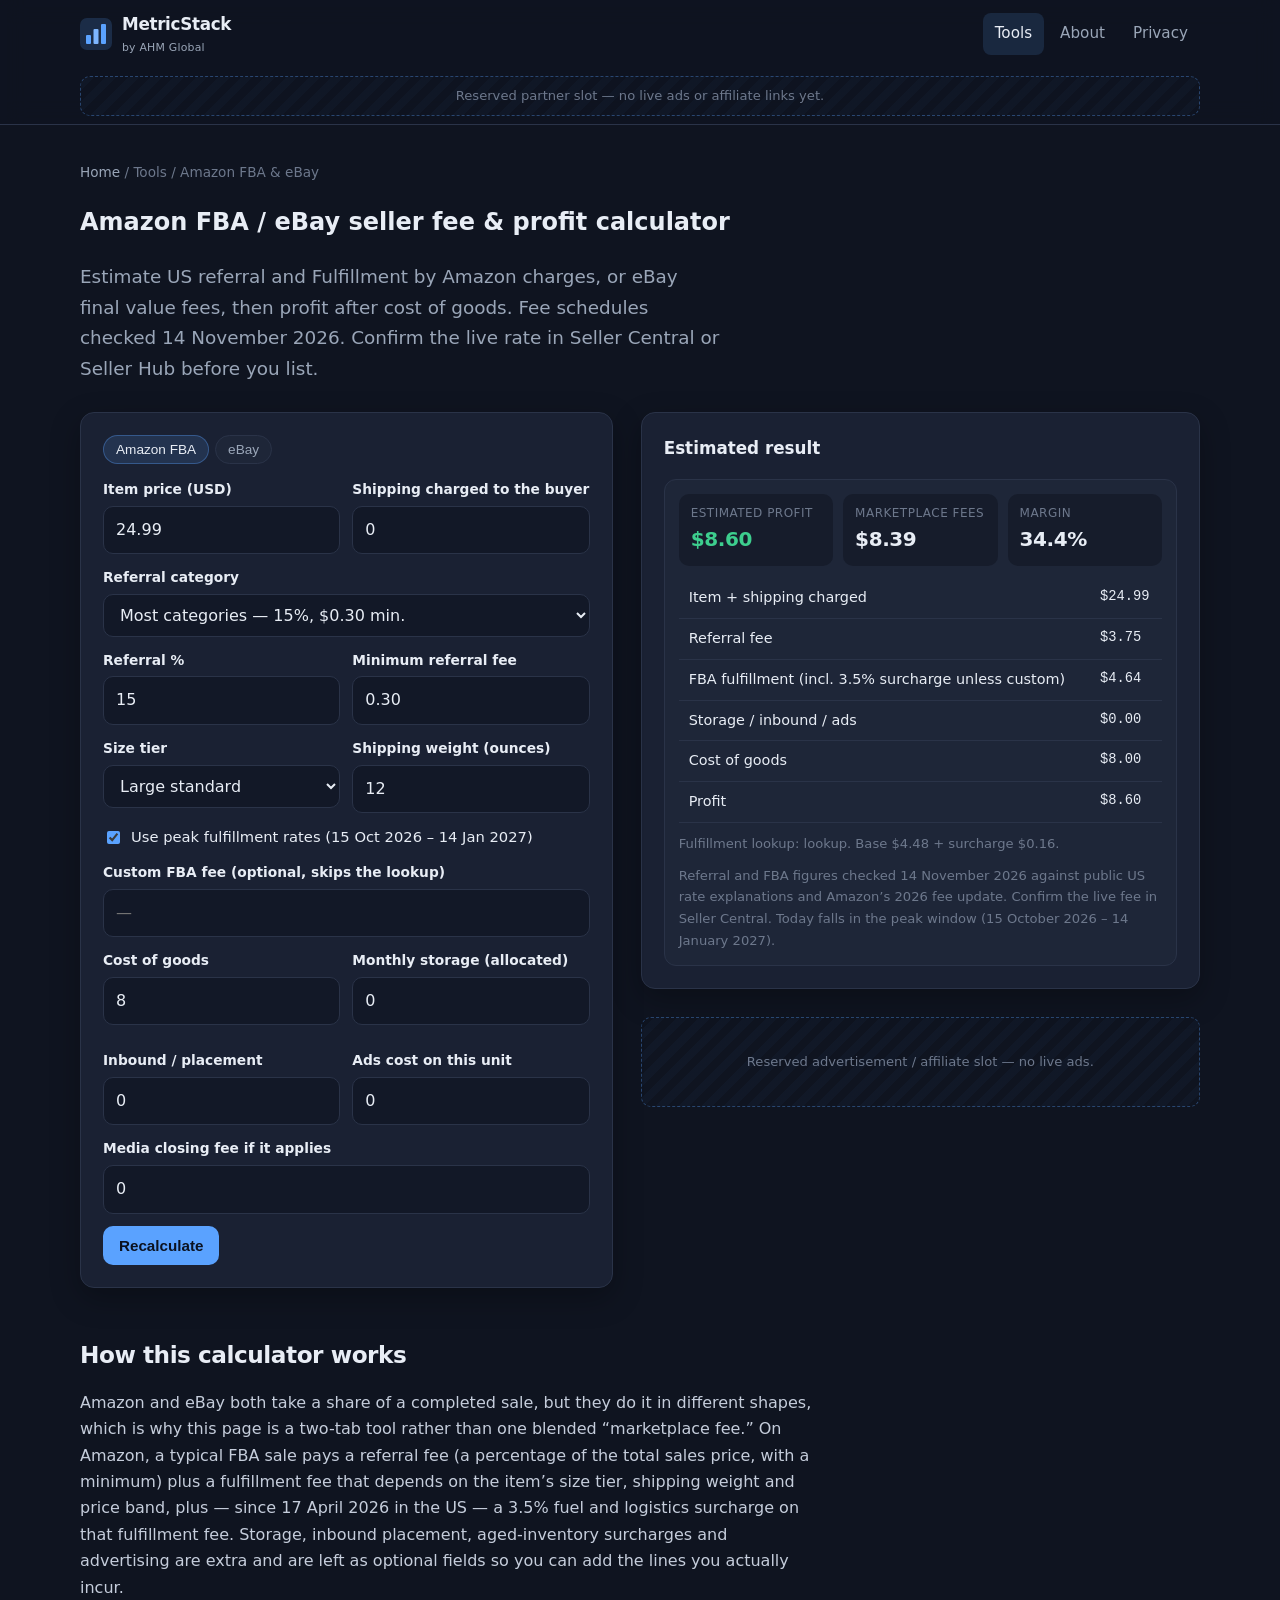
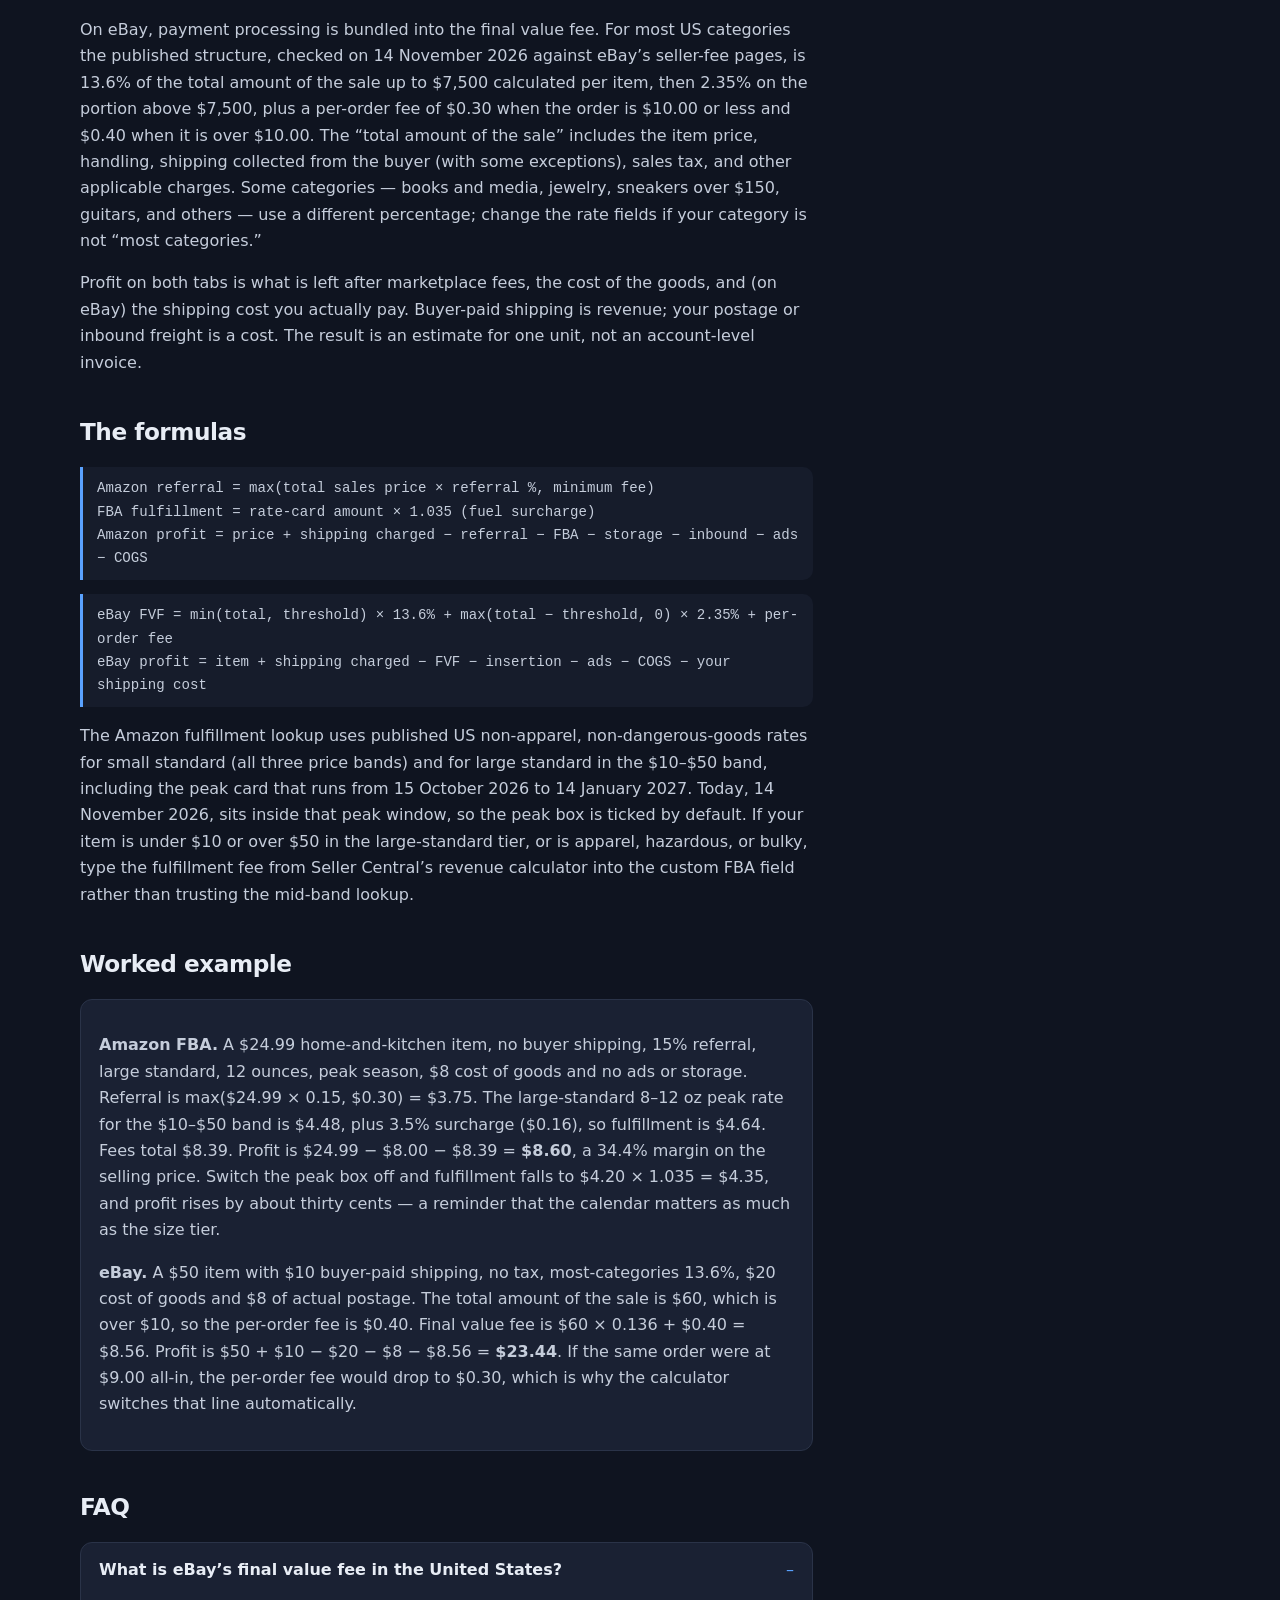
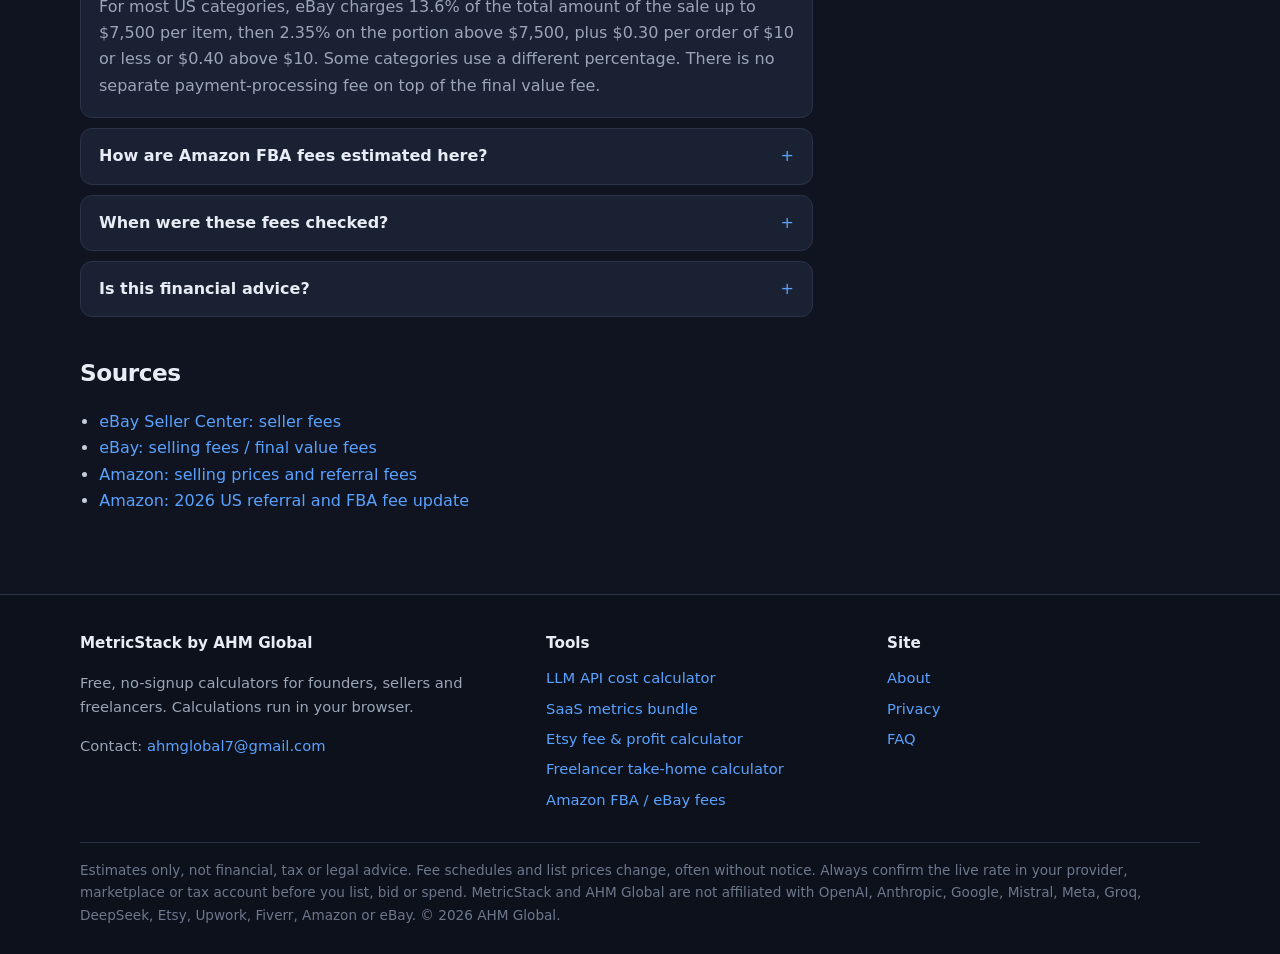
<file: tools/amazon-ebay-fees.html>
<!DOCTYPE html>
<html lang="en">
<head>
  <meta charset="utf-8">
  <meta name="viewport" content="width=device-width, initial-scale=1">
  <title>Amazon FBA & eBay seller fee calculator — MetricStack</title>
  <meta name="description" content="Estimate US Amazon FBA referral and fulfillment fees or eBay final value fees, then profit after cost of goods. Fees checked 14 November 2026.">
  <meta name="robots" content="index,follow">
  <meta name="theme-color" content="#0f1420">
  <meta property="og:title" content="Amazon FBA & eBay seller fee calculator — MetricStack">
  <meta property="og:description" content="Estimate US Amazon FBA referral and fulfillment fees or eBay final value fees, then profit after cost of goods. Fees checked 14 November 2026.">
  <meta property="og:type" content="website">
  <meta property="og:url" content="https://contactmetricstack-glitch.github.io/metricstack/tools/amazon-ebay-fees.html">
  <meta name="twitter:card" content="summary">
  <link rel="canonical" href="https://contactmetricstack-glitch.github.io/metricstack/tools/amazon-ebay-fees.html">
  <link rel="icon" href="../favicon.svg" type="image/svg+xml">
  <link rel="apple-touch-icon" href="../apple-touch-icon.svg">
  <link rel="stylesheet" href="../css/styles.css">
  <script type="application/ld+json">
{"@context":"https://schema.org","@type":"FAQPage","mainEntity":[
{"@type":"Question","name":"What is eBay’s final value fee in the United States?","acceptedAnswer":{"@type":"Answer","text":"For most US categories, eBay charges 13.6% of the total amount of the sale up to $7,500 per item, then 2.35% on the portion above $7,500, plus a per-order fee of $0.30 on orders of $10 or less or $0.40 on orders above $10. The total sale includes item price, buyer-paid shipping, handling and sales tax. Some categories use a different percentage."}},
{"@type":"Question","name":"How are Amazon FBA fees estimated here?","acceptedAnswer":{"@type":"Answer","text":"The calculator adds a category referral fee (commonly 15% with a $0.30 minimum, though clothing and other categories differ) to a size-and-weight fulfillment lookup for US standard-size items, plus the 3.5% fuel and logistics surcharge that has applied since 17 April 2026. Peak rates are used if you leave the peak box ticked. Always confirm the live fee in Seller Central."}}
]}
</script>
</head>
<body>
<a class="skip" href="#main">Skip to content</a>
<header class="site-header">
  <div class="header-inner">
    <a class="brand" href="../index.html">
      <svg class="brand-mark" viewBox="0 0 32 32" aria-hidden="true"><rect width="32" height="32" rx="7" fill="#5aa2ff" opacity=".18"/><rect x="6" y="17" width="5" height="9" rx="1" fill="#5aa2ff"/><rect x="13.5" y="11" width="5" height="15" rx="1" fill="#7eb6ff"/><rect x="21" y="6" width="5" height="20" rx="1" fill="#5aa2ff"/></svg>
      <span><span class="brand-text">MetricStack</span><span class="brand-sub">by AHM Global</span></span>
    </a>
    <button class="nav-toggle" type="button" aria-expanded="false" aria-controls="site-nav" aria-label="Open menu">☰</button>
    <nav class="nav" id="site-nav">
      <a href="../index.html#tools" aria-current="page">Tools</a>
      <a href="../about.html">About</a>
      <a href="../privacy.html">Privacy</a>
    </nav>
  </div>
  <div class="slot slim slot-header">Reserved partner slot — no live ads or affiliate links yet.</div>
</header>
<main id="main">

<section class="tool-page">
  <div class="wrap">
    <p class="crumb"><a href="../index.html">Home</a> / Tools / Amazon FBA &amp; eBay</p>
    <h1>Amazon FBA / eBay seller fee &amp; profit calculator</h1>
    <p class="lede">Estimate US referral and Fulfillment by Amazon charges, or eBay final value fees, then profit after cost of goods. Fee schedules checked 14 November 2026. Confirm the live rate in Seller Central or Seller Hub before you list.</p>
    <div class="tool-layout">
      <div class="card calc-panel">
        <form id="mkt-form">
          <div class="tabs" id="mkt-tabs">
            <button type="button" class="tab" data-tab="amazon" aria-selected="true">Amazon FBA</button>
            <button type="button" class="tab" data-tab="ebay">eBay</button>
          </div>

          <div id="amazon-fields">
            <div class="row-2">
              <label class="field"><span>Item price (USD)</span><input name="amzPrice" type="number" min="0" step="0.01" value="24.99"></label>
              <label class="field"><span>Shipping charged to the buyer</span><input name="amzShipCharged" type="number" min="0" step="0.01" value="0"></label>
            </div>
            <label class="field"><span>Referral category</span>
              <select name="referralCat">
                <option value="most" selected>Most categories — 15%, $0.30 min.</option>
                <option value="clothing">Clothing &amp; Accessories — 17%, $0.30 min.</option>
                <option value="beauty-low">Beauty / grocery-style 8% (confirm)</option>
                <option value="electronics">Computers / electronics often 8% (confirm)</option>
                <option value="automotive">Automotive / industrial often 12% (confirm)</option>
                <option value="custom">Custom referral %</option>
              </select>
            </label>
            <div class="row-2">
              <label class="field"><span>Referral %</span><input name="referralRate" type="number" min="0" step="0.01" value="15"></label>
              <label class="field"><span>Minimum referral fee</span><input name="referralMin" type="number" min="0" step="0.01" value="0.30"></label>
            </div>
            <div class="row-2">
              <label class="field"><span>Size tier</span>
                <select name="sizeTier">
                  <option value="small_standard">Small standard (up to 16 oz)</option>
                  <option value="large_standard" selected>Large standard</option>
                </select>
              </label>
              <label class="field"><span>Shipping weight (ounces)</span><input name="weightOz" type="number" min="0" step="0.1" value="12"></label>
            </div>
            <label class="check"><input name="peak" type="checkbox" checked> Use peak fulfillment rates (15 Oct 2026 – 14 Jan 2027)</label>
            <label class="field"><span>Custom FBA fee (optional, skips the lookup)</span><input name="customFba" type="number" min="0" step="0.01" placeholder="—"></label>
            <div class="row-2">
              <label class="field"><span>Cost of goods</span><input name="amzCogs" type="number" min="0" step="0.01" value="8"></label>
              <label class="field"><span>Monthly storage (allocated)</span><input name="storage" type="number" min="0" step="0.01" value="0"></label>
              <label class="field"><span>Inbound / placement</span><input name="inbound" type="number" min="0" step="0.01" value="0"></label>
              <label class="field"><span>Ads cost on this unit</span><input name="amzAds" type="number" min="0" step="0.01" value="0"></label>
            </div>
            <label class="field"><span>Media closing fee if it applies</span><input name="closingFee" type="number" min="0" step="0.01" value="0"></label>
          </div>

          <div id="ebay-fields" hidden>
            <div class="row-2">
              <label class="field"><span>Item price (USD)</span><input name="ebayPrice" type="number" min="0" step="0.01" value="50"></label>
              <label class="field"><span>Shipping charged</span><input name="ebayShipCharged" type="number" min="0" step="0.01" value="10"></label>
              <label class="field"><span>Sales tax on the order</span><input name="ebayTax" type="number" min="0" step="0.01" value="0"></label>
              <label class="field"><span>Your shipping cost</span><input name="ebayShipCost" type="number" min="0" step="0.01" value="8"></label>
            </div>
            <div class="row-2">
              <label class="field"><span>Final value % up to the threshold</span><input name="ebayRate" type="number" min="0" step="0.01" value="13.6"></label>
              <label class="field"><span>Rate above the threshold</span><input name="ebayHighRate" type="number" min="0" step="0.01" value="2.35"></label>
            </div>
            <label class="field"><span>Threshold (USD, default $7,500)</span><input name="ebayThreshold" type="number" min="0" step="1" value="7500"></label>
            <label class="check"><input name="ebayIntl" type="checkbox"> Add 1.65% international fee</label>
            <div class="row-2">
              <label class="field"><span>Cost of goods</span><input name="ebayCogs" type="number" min="0" step="0.01" value="20"></label>
              <label class="field"><span>Insertion or other listing fees</span><input name="insertion" type="number" min="0" step="0.01" value="0"></label>
            </div>
            <label class="field"><span>Promoted Listing or ads cost</span><input name="ebayAds" type="number" min="0" step="0.01" value="0"></label>
          </div>
          <div class="actions"><button class="btn" type="submit">Recalculate</button></div>
        </form>
      </div>
      <div>
        <div class="card">
          <h2 class="panel-title">Estimated result</h2>
          <div id="mkt-results" class="results"></div>
        </div>
        <div class="slot block">Reserved advertisement / affiliate slot — no live ads.</div>
      </div>
    </div>

    <article class="prose" style="margin-top:48px">
      <h2>How this calculator works</h2>
      <p>Amazon and eBay both take a share of a completed sale, but they do it in different shapes, which is why this page is a two-tab tool rather than one blended “marketplace fee.” On Amazon, a typical FBA sale pays a referral fee (a percentage of the total sales price, with a minimum) plus a fulfillment fee that depends on the item’s size tier, shipping weight and price band, plus — since 17 April 2026 in the US — a 3.5% fuel and logistics surcharge on that fulfillment fee. Storage, inbound placement, aged-inventory surcharges and advertising are extra and are left as optional fields so you can add the lines you actually incur.</p>
      <p>On eBay, payment processing is bundled into the final value fee. For most US categories the published structure, checked on 14 November 2026 against eBay’s seller-fee pages, is 13.6% of the total amount of the sale up to $7,500 calculated per item, then 2.35% on the portion above $7,500, plus a per-order fee of $0.30 when the order is $10.00 or less and $0.40 when it is over $10.00. The “total amount of the sale” includes the item price, handling, shipping collected from the buyer (with some exceptions), sales tax, and other applicable charges. Some categories — books and media, jewelry, sneakers over $150, guitars, and others — use a different percentage; change the rate fields if your category is not “most categories.”</p>
      <p>Profit on both tabs is what is left after marketplace fees, the cost of the goods, and (on eBay) the shipping cost you actually pay. Buyer-paid shipping is revenue; your postage or inbound freight is a cost. The result is an estimate for one unit, not an account-level invoice.</p>

      <h2>The formulas</h2>
      <p class="formula">Amazon referral = max(total sales price × referral %, minimum fee)<br>FBA fulfillment = rate-card amount × 1.035 (fuel surcharge)<br>Amazon profit = price + shipping charged − referral − FBA − storage − inbound − ads − COGS</p>
      <p class="formula">eBay FVF = min(total, threshold) × 13.6% + max(total − threshold, 0) × 2.35% + per-order fee<br>eBay profit = item + shipping charged − FVF − insertion − ads − COGS − your shipping cost</p>
      <p>The Amazon fulfillment lookup uses published US non-apparel, non-dangerous-goods rates for small standard (all three price bands) and for large standard in the $10–$50 band, including the peak card that runs from 15 October 2026 to 14 January 2027. Today, 14 November 2026, sits inside that peak window, so the peak box is ticked by default. If your item is under $10 or over $50 in the large-standard tier, or is apparel, hazardous, or bulky, type the fulfillment fee from Seller Central’s revenue calculator into the custom FBA field rather than trusting the mid-band lookup.</p>

      <h2>Worked example</h2>
      <div class="example">
        <p><strong>Amazon FBA.</strong> A $24.99 home-and-kitchen item, no buyer shipping, 15% referral, large standard, 12 ounces, peak season, $8 cost of goods and no ads or storage. Referral is max($24.99 × 0.15, $0.30) = $3.75. The large-standard 8–12 oz peak rate for the $10–$50 band is $4.48, plus 3.5% surcharge ($0.16), so fulfillment is $4.64. Fees total $8.39. Profit is $24.99 − $8.00 − $8.39 = <strong>$8.60</strong>, a 34.4% margin on the selling price. Switch the peak box off and fulfillment falls to $4.20 × 1.035 = $4.35, and profit rises by about thirty cents — a reminder that the calendar matters as much as the size tier.</p>
        <p><strong>eBay.</strong> A $50 item with $10 buyer-paid shipping, no tax, most-categories 13.6%, $20 cost of goods and $8 of actual postage. The total amount of the sale is $60, which is over $10, so the per-order fee is $0.40. Final value fee is $60 × 0.136 + $0.40 = $8.56. Profit is $50 + $10 − $20 − $8 − $8.56 = <strong>$23.44</strong>. If the same order were at $9.00 all-in, the per-order fee would drop to $0.30, which is why the calculator switches that line automatically.</p>
      </div>

      <h2>FAQ</h2>
      <div class="faq">
        <details open>
          <summary>What is eBay’s final value fee in the United States?</summary>
          <p>For most US categories, eBay charges 13.6% of the total amount of the sale up to $7,500 per item, then 2.35% on the portion above $7,500, plus $0.30 per order of $10 or less or $0.40 above $10. Some categories use a different percentage. There is no separate payment-processing fee on top of the final value fee.</p>
        </details>
        <details>
          <summary>How are Amazon FBA fees estimated here?</summary>
          <p>The calculator adds a category referral fee to a size-and-weight fulfillment lookup for US standard-size items, plus the 3.5% fuel and logistics surcharge in effect since 17 April 2026. Peak rates apply from 15 October 2026 to 14 January 2027. Low-inventory fees, storage utilisation, aged inventory, returns processing and inbound defects are not auto-calculated — add them in the optional fields or confirm a full preview in Seller Central.</p>
        </details>
        <details>
          <summary>When were these fees checked?</summary>
          <p>On 14 November 2026, against eBay’s seller fee pages and public write-ups of the US FBA 2026 rate card and Amazon’s 2026 referral and fulfillment update. Amazon’s own rate card in Seller Central is the authority if a cell disagrees with this page.</p>
        </details>
        <details>
          <summary>Is this financial advice?</summary>
          <p>No. It is a planning estimate for one unit in the US store. Other marketplaces, Professional versus Individual selling plans, store subscription discounts on eBay, and tax collection can all change the real settlement.</p>
        </details>
      </div>
      <h2 class="sources">Sources</h2>
      <ul>
        <li><a href="https://www.ebay.com/sellercenter/selling/start-selling-on-ebay/seller-fees" rel="nofollow">eBay Seller Center: seller fees</a></li>
        <li><a href="https://www.ebay.com/help/selling/fees-credits-invoices/frais-pour-les-vendeurs-particuliers?id=4822" rel="nofollow">eBay: selling fees / final value fees</a></li>
        <li><a href="https://sell.amazon.com/pricing" rel="nofollow">Amazon: selling prices and referral fees</a></li>
        <li><a href="https://sellingpartners.aboutamazon.com/update-to-u-s-referral-and-fulfillment-by-amazon-fees-for-2026" rel="nofollow">Amazon: 2026 US referral and FBA fee update</a></li>
      </ul>
    </article>
  </div>
</section>

</main>
<footer class="site-footer">
  <div class="wrap footer-grid">
    <div>
      <h3>MetricStack by AHM Global</h3>
      <p>Free, no-signup calculators for founders, sellers and freelancers. Calculations run in your browser.</p>
      <p>Contact: <a href="mailto:ahmglobal7@gmail.com">ahmglobal7@gmail.com</a></p>
    </div>
    <div>
      <h3>Tools</h3>
      <ul>
        <li><a href="../tools/llm-api-cost.html">LLM API cost calculator</a></li>
        <li><a href="../tools/saas-metrics.html">SaaS metrics bundle</a></li>
        <li><a href="../tools/etsy-fees.html">Etsy fee &amp; profit calculator</a></li>
        <li><a href="../tools/freelancer-takehome.html">Freelancer take-home calculator</a></li>
        <li><a href="../tools/amazon-ebay-fees.html">Amazon FBA / eBay fees</a></li>
      </ul>
    </div>
    <div>
      <h3>Site</h3>
      <ul>
        <li><a href="../about.html">About</a></li>
        <li><a href="../privacy.html">Privacy</a></li>
        <li><a href="../index.html#faq">FAQ</a></li>
      </ul>
    </div>
  </div>
  <div class="wrap disclaimer">
    Estimates only, not financial, tax or legal advice. Fee schedules and list prices change, often without notice. Always confirm the live rate in your provider, marketplace or tax account before you list, bid or spend. MetricStack and AHM Global are not affiliated with OpenAI, Anthropic, Google, Mistral, Meta, Groq, DeepSeek, Etsy, Upwork, Fiverr, Amazon or eBay. © <span data-year>2026</span> AHM Global.
  </div>
</footer>
<script src="../js/common.js"></script>
<script src="../js/calculators.js"></script>
<script src="../js/ui-market.js"></script>
</body>
</html>
</file>
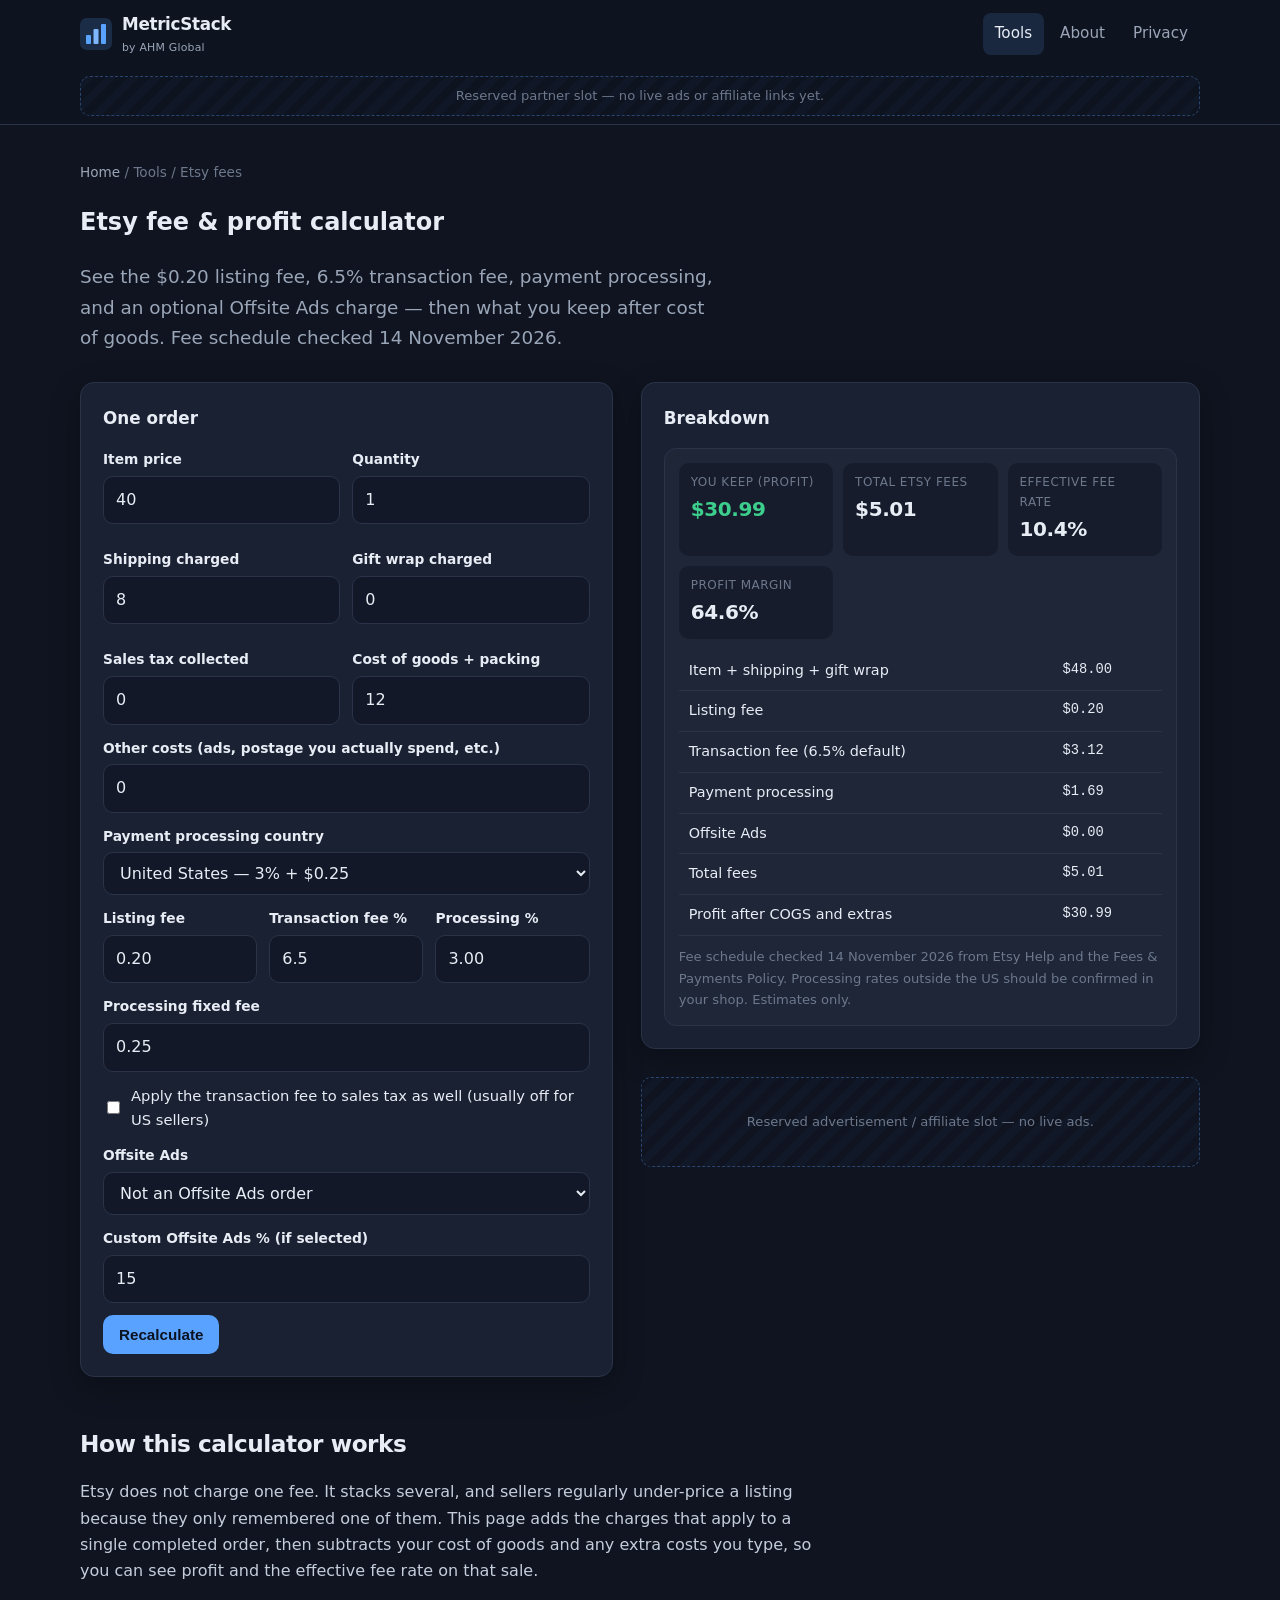
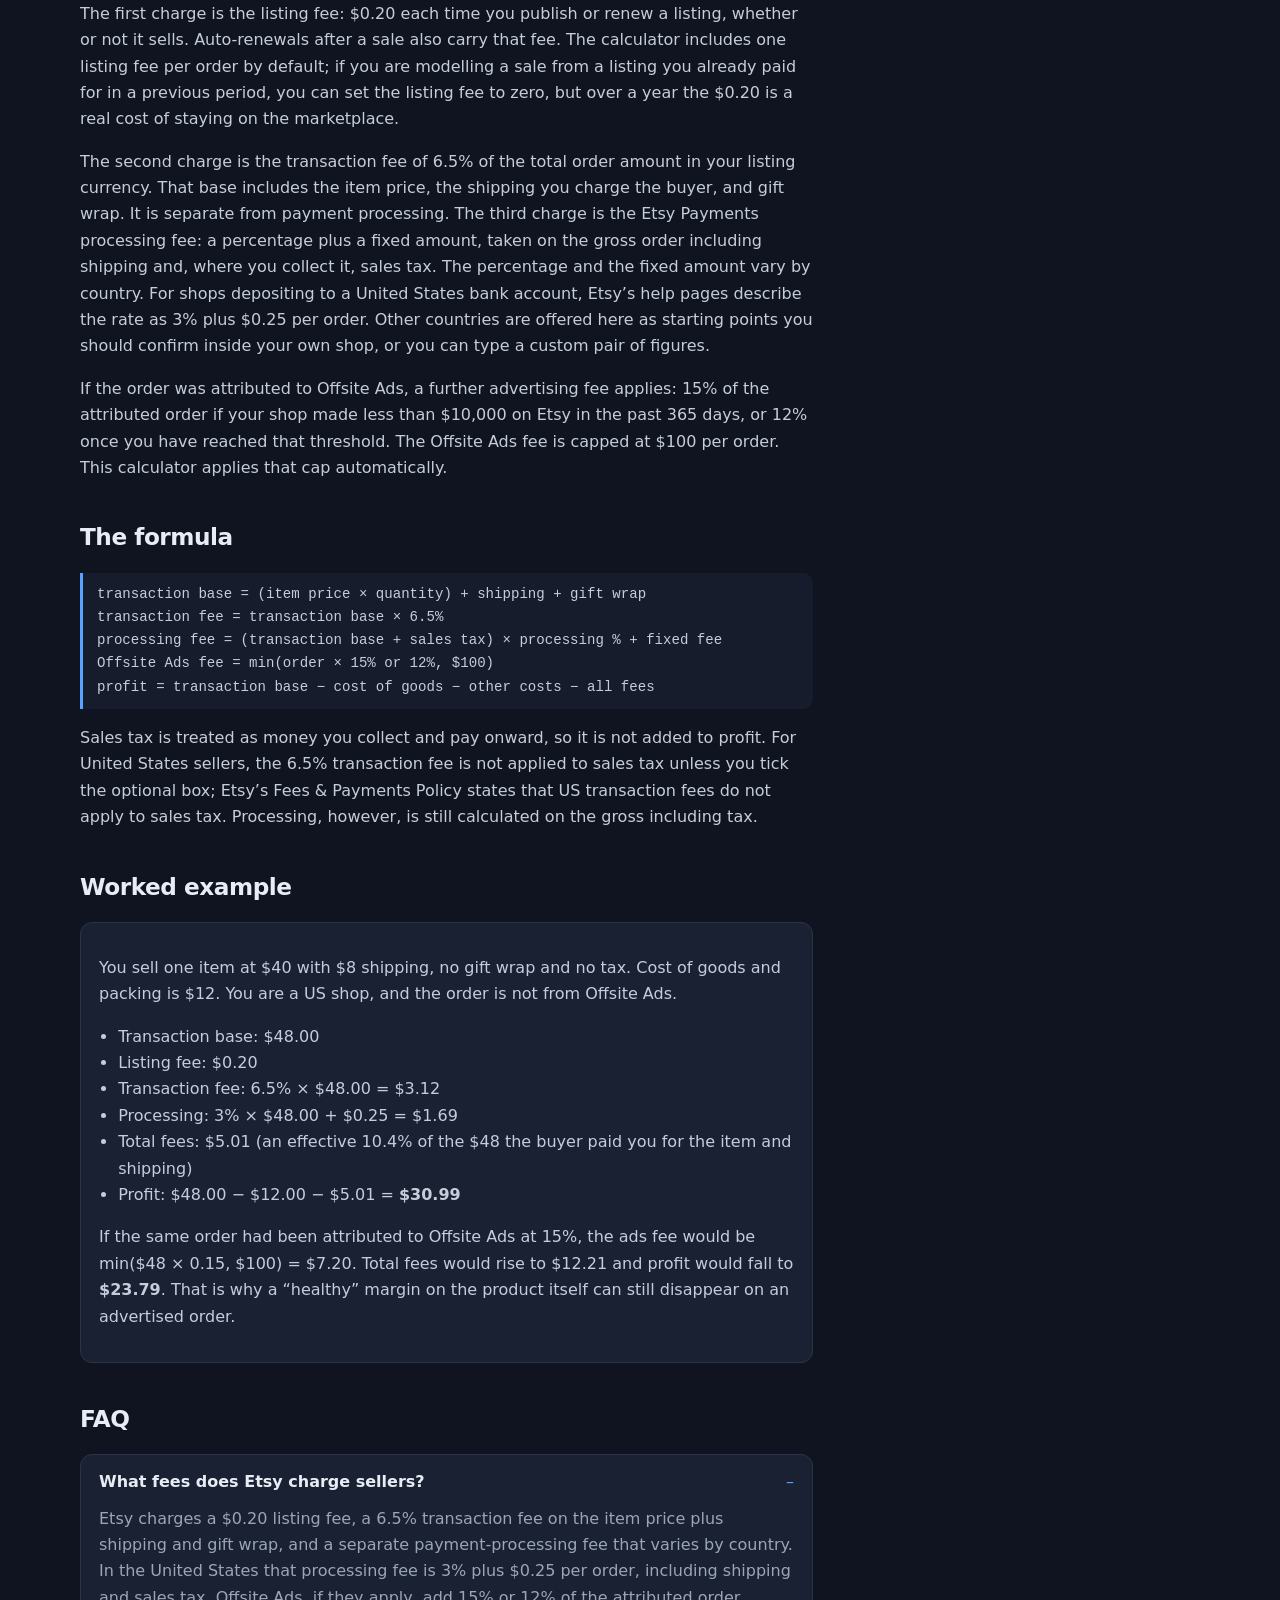
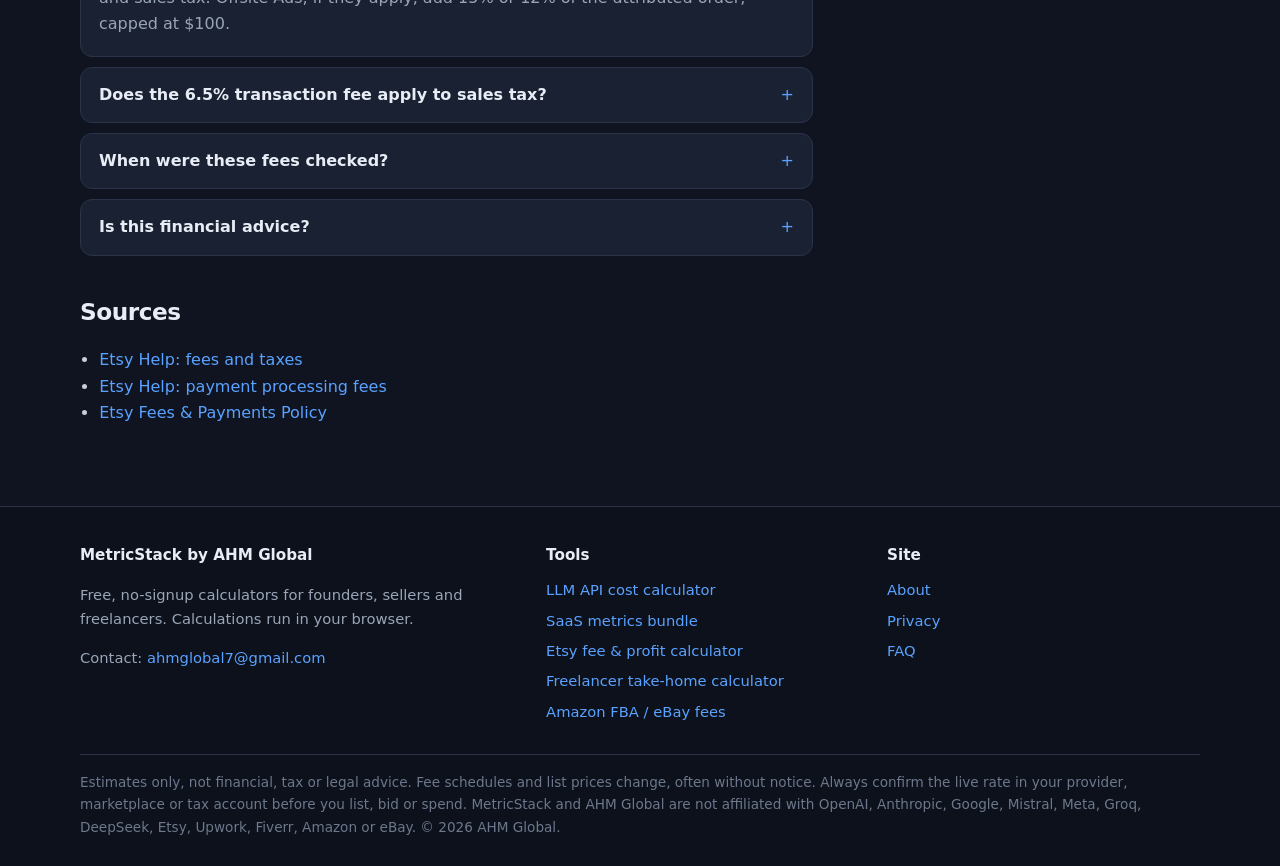
<file: tools/etsy-fees.html>
<!DOCTYPE html>
<html lang="en">
<head>
  <meta charset="utf-8">
  <meta name="viewport" content="width=device-width, initial-scale=1">
  <title>Etsy fee & profit calculator — MetricStack</title>
  <meta name="description" content="Calculate Etsy listing, 6.5% transaction, payment processing and Offsite Ads fees, then profit after cost of goods. Fees checked 14 November 2026.">
  <meta name="robots" content="index,follow">
  <meta name="theme-color" content="#0f1420">
  <meta property="og:title" content="Etsy fee & profit calculator — MetricStack">
  <meta property="og:description" content="Calculate Etsy listing, 6.5% transaction, payment processing and Offsite Ads fees, then profit after cost of goods. Fees checked 14 November 2026.">
  <meta property="og:type" content="website">
  <meta property="og:url" content="https://contactmetricstack-glitch.github.io/metricstack/tools/etsy-fees.html">
  <meta name="twitter:card" content="summary">
  <link rel="canonical" href="https://contactmetricstack-glitch.github.io/metricstack/tools/etsy-fees.html">
  <link rel="icon" href="../favicon.svg" type="image/svg+xml">
  <link rel="apple-touch-icon" href="../apple-touch-icon.svg">
  <link rel="stylesheet" href="../css/styles.css">
  <script type="application/ld+json">
{"@context":"https://schema.org","@type":"FAQPage","mainEntity":[
{"@type":"Question","name":"What fees does Etsy charge sellers?","acceptedAnswer":{"@type":"Answer","text":"Etsy charges a $0.20 listing fee, a 6.5% transaction fee on the item price plus shipping and gift wrap, and a separate payment-processing fee that varies by country. In the United States that processing fee is 3% plus $0.25 per order, including shipping and sales tax. Offsite Ads, if they apply, add 15% or 12% of the attributed order, capped at $100."}},
{"@type":"Question","name":"Does the 6.5% transaction fee apply to sales tax?","acceptedAnswer":{"@type":"Answer","text":"If you sell from the United States, Etsy’s policy is that the transaction fee does not apply to sales tax. If you sell from elsewhere, the transaction fee generally applies to the listing price, shipping and gift wrap, and you should confirm the tax treatment in your shop."}}
]}
</script>
</head>
<body>
<a class="skip" href="#main">Skip to content</a>
<header class="site-header">
  <div class="header-inner">
    <a class="brand" href="../index.html">
      <svg class="brand-mark" viewBox="0 0 32 32" aria-hidden="true"><rect width="32" height="32" rx="7" fill="#5aa2ff" opacity=".18"/><rect x="6" y="17" width="5" height="9" rx="1" fill="#5aa2ff"/><rect x="13.5" y="11" width="5" height="15" rx="1" fill="#7eb6ff"/><rect x="21" y="6" width="5" height="20" rx="1" fill="#5aa2ff"/></svg>
      <span><span class="brand-text">MetricStack</span><span class="brand-sub">by AHM Global</span></span>
    </a>
    <button class="nav-toggle" type="button" aria-expanded="false" aria-controls="site-nav" aria-label="Open menu">☰</button>
    <nav class="nav" id="site-nav">
      <a href="../index.html#tools" aria-current="page">Tools</a>
      <a href="../about.html">About</a>
      <a href="../privacy.html">Privacy</a>
    </nav>
  </div>
  <div class="slot slim slot-header">Reserved partner slot — no live ads or affiliate links yet.</div>
</header>
<main id="main">

<section class="tool-page">
  <div class="wrap">
    <p class="crumb"><a href="../index.html">Home</a> / Tools / Etsy fees</p>
    <h1>Etsy fee &amp; profit calculator</h1>
    <p class="lede">See the $0.20 listing fee, 6.5% transaction fee, payment processing, and an optional Offsite Ads charge — then what you keep after cost of goods. Fee schedule checked 14 November 2026.</p>
    <div class="tool-layout">
      <div class="card calc-panel">
        <h2 class="panel-title">One order</h2>
        <form id="etsy-form">
          <div class="row-2">
            <label class="field"><span>Item price</span><input name="itemPrice" type="number" min="0" step="0.01" value="40"></label>
            <label class="field"><span>Quantity</span><input name="qty" type="number" min="1" step="1" value="1"></label>
            <label class="field"><span>Shipping charged</span><input name="shipping" type="number" min="0" step="0.01" value="8"></label>
            <label class="field"><span>Gift wrap charged</span><input name="giftWrap" type="number" min="0" step="0.01" value="0"></label>
            <label class="field"><span>Sales tax collected</span><input name="salesTax" type="number" min="0" step="0.01" value="0"></label>
            <label class="field"><span>Cost of goods + packing</span><input name="cogs" type="number" min="0" step="0.01" value="12"></label>
          </div>
          <label class="field"><span>Other costs (ads, postage you actually spend, etc.)</span><input name="otherCosts" type="number" min="0" step="0.01" value="0"></label>
          <label class="field"><span>Payment processing country</span>
            <select name="country">
              <option value="US" selected>United States — 3% + $0.25</option>
              <option value="UK">United Kingdom — 4% + £0.20 (confirm in shop)</option>
              <option value="CA">Canada — 3% + C$0.25 (confirm in shop)</option>
              <option value="AU">Australia — 3% + A$0.25 (confirm in shop)</option>
              <option value="CUSTOM">Custom processing rate</option>
            </select>
          </label>
          <div class="row-3">
            <label class="field"><span>Listing fee</span><input name="listingFee" type="number" min="0" step="0.01" value="0.20"></label>
            <label class="field"><span>Transaction fee %</span><input name="txnRate" type="number" min="0" step="0.01" value="6.5"></label>
            <label class="field"><span>Processing %</span><input name="procPct" type="number" min="0" step="0.01" value="3"></label>
          </div>
          <label class="field"><span>Processing fixed fee</span><input name="procFixed" type="number" min="0" step="0.01" value="0.25"></label>
          <label class="check"><input name="txnIncludesTax" type="checkbox"> Apply the transaction fee to sales tax as well (usually off for US sellers)</label>
          <label class="field"><span>Offsite Ads</span>
            <select name="offsite">
              <option value="none" selected>Not an Offsite Ads order</option>
              <option value="15">15% (under $10,000 in trailing 365-day sales)</option>
              <option value="12">12% ($10,000 or more in trailing sales)</option>
              <option value="custom">Custom %</option>
            </select>
          </label>
          <label class="field"><span>Custom Offsite Ads % (if selected)</span><input name="offsiteCustom" type="number" min="0" step="0.01" value="15"></label>
          <div class="actions"><button class="btn" type="submit">Recalculate</button></div>
        </form>
      </div>
      <div>
        <div class="card">
          <h2 class="panel-title">Breakdown</h2>
          <div id="etsy-results" class="results"></div>
        </div>
        <div class="slot block">Reserved advertisement / affiliate slot — no live ads.</div>
      </div>
    </div>

    <article class="prose" style="margin-top:48px">
      <h2>How this calculator works</h2>
      <p>Etsy does not charge one fee. It stacks several, and sellers regularly under-price a listing because they only remembered one of them. This page adds the charges that apply to a single completed order, then subtracts your cost of goods and any extra costs you type, so you can see profit and the effective fee rate on that sale.</p>
      <p>The first charge is the listing fee: $0.20 each time you publish or renew a listing, whether or not it sells. Auto-renewals after a sale also carry that fee. The calculator includes one listing fee per order by default; if you are modelling a sale from a listing you already paid for in a previous period, you can set the listing fee to zero, but over a year the $0.20 is a real cost of staying on the marketplace.</p>
      <p>The second charge is the transaction fee of 6.5% of the total order amount in your listing currency. That base includes the item price, the shipping you charge the buyer, and gift wrap. It is separate from payment processing. The third charge is the Etsy Payments processing fee: a percentage plus a fixed amount, taken on the gross order including shipping and, where you collect it, sales tax. The percentage and the fixed amount vary by country. For shops depositing to a United States bank account, Etsy’s help pages describe the rate as 3% plus $0.25 per order. Other countries are offered here as starting points you should confirm inside your own shop, or you can type a custom pair of figures.</p>
      <p>If the order was attributed to Offsite Ads, a further advertising fee applies: 15% of the attributed order if your shop made less than $10,000 on Etsy in the past 365 days, or 12% once you have reached that threshold. The Offsite Ads fee is capped at $100 per order. This calculator applies that cap automatically.</p>

      <h2>The formula</h2>
      <p class="formula">transaction base = (item price × quantity) + shipping + gift wrap<br>transaction fee = transaction base × 6.5%<br>processing fee = (transaction base + sales tax) × processing % + fixed fee<br>Offsite Ads fee = min(order × 15% or 12%, $100)<br>profit = transaction base − cost of goods − other costs − all fees</p>
      <p>Sales tax is treated as money you collect and pay onward, so it is not added to profit. For United States sellers, the 6.5% transaction fee is not applied to sales tax unless you tick the optional box; Etsy’s Fees &amp; Payments Policy states that US transaction fees do not apply to sales tax. Processing, however, is still calculated on the gross including tax.</p>

      <h2>Worked example</h2>
      <div class="example">
        <p>You sell one item at $40 with $8 shipping, no gift wrap and no tax. Cost of goods and packing is $12. You are a US shop, and the order is not from Offsite Ads.</p>
        <ul>
          <li>Transaction base: $48.00</li>
          <li>Listing fee: $0.20</li>
          <li>Transaction fee: 6.5% × $48.00 = $3.12</li>
          <li>Processing: 3% × $48.00 + $0.25 = $1.69</li>
          <li>Total fees: $5.01 (an effective 10.4% of the $48 the buyer paid you for the item and shipping)</li>
          <li>Profit: $48.00 − $12.00 − $5.01 = <strong>$30.99</strong></li>
        </ul>
        <p>If the same order had been attributed to Offsite Ads at 15%, the ads fee would be min($48 × 0.15, $100) = $7.20. Total fees would rise to $12.21 and profit would fall to <strong>$23.79</strong>. That is why a “healthy” margin on the product itself can still disappear on an advertised order.</p>
      </div>

      <h2>FAQ</h2>
      <div class="faq">
        <details open>
          <summary>What fees does Etsy charge sellers?</summary>
          <p>Etsy charges a $0.20 listing fee, a 6.5% transaction fee on the item price plus shipping and gift wrap, and a separate payment-processing fee that varies by country. In the United States that processing fee is 3% plus $0.25 per order, including shipping and sales tax. Offsite Ads, if they apply, add 15% or 12% of the attributed order, capped at $100.</p>
        </details>
        <details>
          <summary>Does the 6.5% transaction fee apply to sales tax?</summary>
          <p>If you sell from the United States, Etsy’s policy is that the transaction fee does not apply to sales tax. If you sell from elsewhere, the transaction fee generally applies to the listing price, shipping and gift wrap, and you should confirm the tax treatment in your shop. Processing fees are a separate line and typically do include tax.</p>
        </details>
        <details>
          <summary>When were these fees checked?</summary>
          <p>On 14 November 2026, against Etsy’s “What are the Fees and Taxes for Selling on Etsy?” help article, the payment-processing help article, and the Fees &amp; Payments Policy. Rates can change; the live figures in your payment account always win.</p>
        </details>
        <details>
          <summary>Is this financial advice?</summary>
          <p>No. It is an estimate for one order. Currency conversion, deposit fees, pattern-site sales, VAT or sales-tax remittances, and refunds can all move the real number.</p>
        </details>
      </div>
      <h2 class="sources">Sources</h2>
      <ul>
        <li><a href="https://help.etsy.com/hc/en-us/articles/115014483627-What-are-the-Fees-and-Taxes-for-Selling-on-Etsy" rel="nofollow">Etsy Help: fees and taxes</a></li>
        <li><a href="https://help.etsy.com/hc/en-us/articles/115015628847-What-are-Payment-Processing-Fees-for-Selling-on-Etsy" rel="nofollow">Etsy Help: payment processing fees</a></li>
        <li><a href="https://www.etsy.com/legal/fees/" rel="nofollow">Etsy Fees &amp; Payments Policy</a></li>
      </ul>
    </article>
  </div>
</section>

</main>
<footer class="site-footer">
  <div class="wrap footer-grid">
    <div>
      <h3>MetricStack by AHM Global</h3>
      <p>Free, no-signup calculators for founders, sellers and freelancers. Calculations run in your browser.</p>
      <p>Contact: <a href="mailto:ahmglobal7@gmail.com">ahmglobal7@gmail.com</a></p>
    </div>
    <div>
      <h3>Tools</h3>
      <ul>
        <li><a href="../tools/llm-api-cost.html">LLM API cost calculator</a></li>
        <li><a href="../tools/saas-metrics.html">SaaS metrics bundle</a></li>
        <li><a href="../tools/etsy-fees.html">Etsy fee &amp; profit calculator</a></li>
        <li><a href="../tools/freelancer-takehome.html">Freelancer take-home calculator</a></li>
        <li><a href="../tools/amazon-ebay-fees.html">Amazon FBA / eBay fees</a></li>
      </ul>
    </div>
    <div>
      <h3>Site</h3>
      <ul>
        <li><a href="../about.html">About</a></li>
        <li><a href="../privacy.html">Privacy</a></li>
        <li><a href="../index.html#faq">FAQ</a></li>
      </ul>
    </div>
  </div>
  <div class="wrap disclaimer">
    Estimates only, not financial, tax or legal advice. Fee schedules and list prices change, often without notice. Always confirm the live rate in your provider, marketplace or tax account before you list, bid or spend. MetricStack and AHM Global are not affiliated with OpenAI, Anthropic, Google, Mistral, Meta, Groq, DeepSeek, Etsy, Upwork, Fiverr, Amazon or eBay. © <span data-year>2026</span> AHM Global.
  </div>
</footer>
<script src="../js/common.js"></script>
<script src="../js/calculators.js"></script>
<script src="../js/ui-etsy.js"></script>
</body>
</html>
</file>
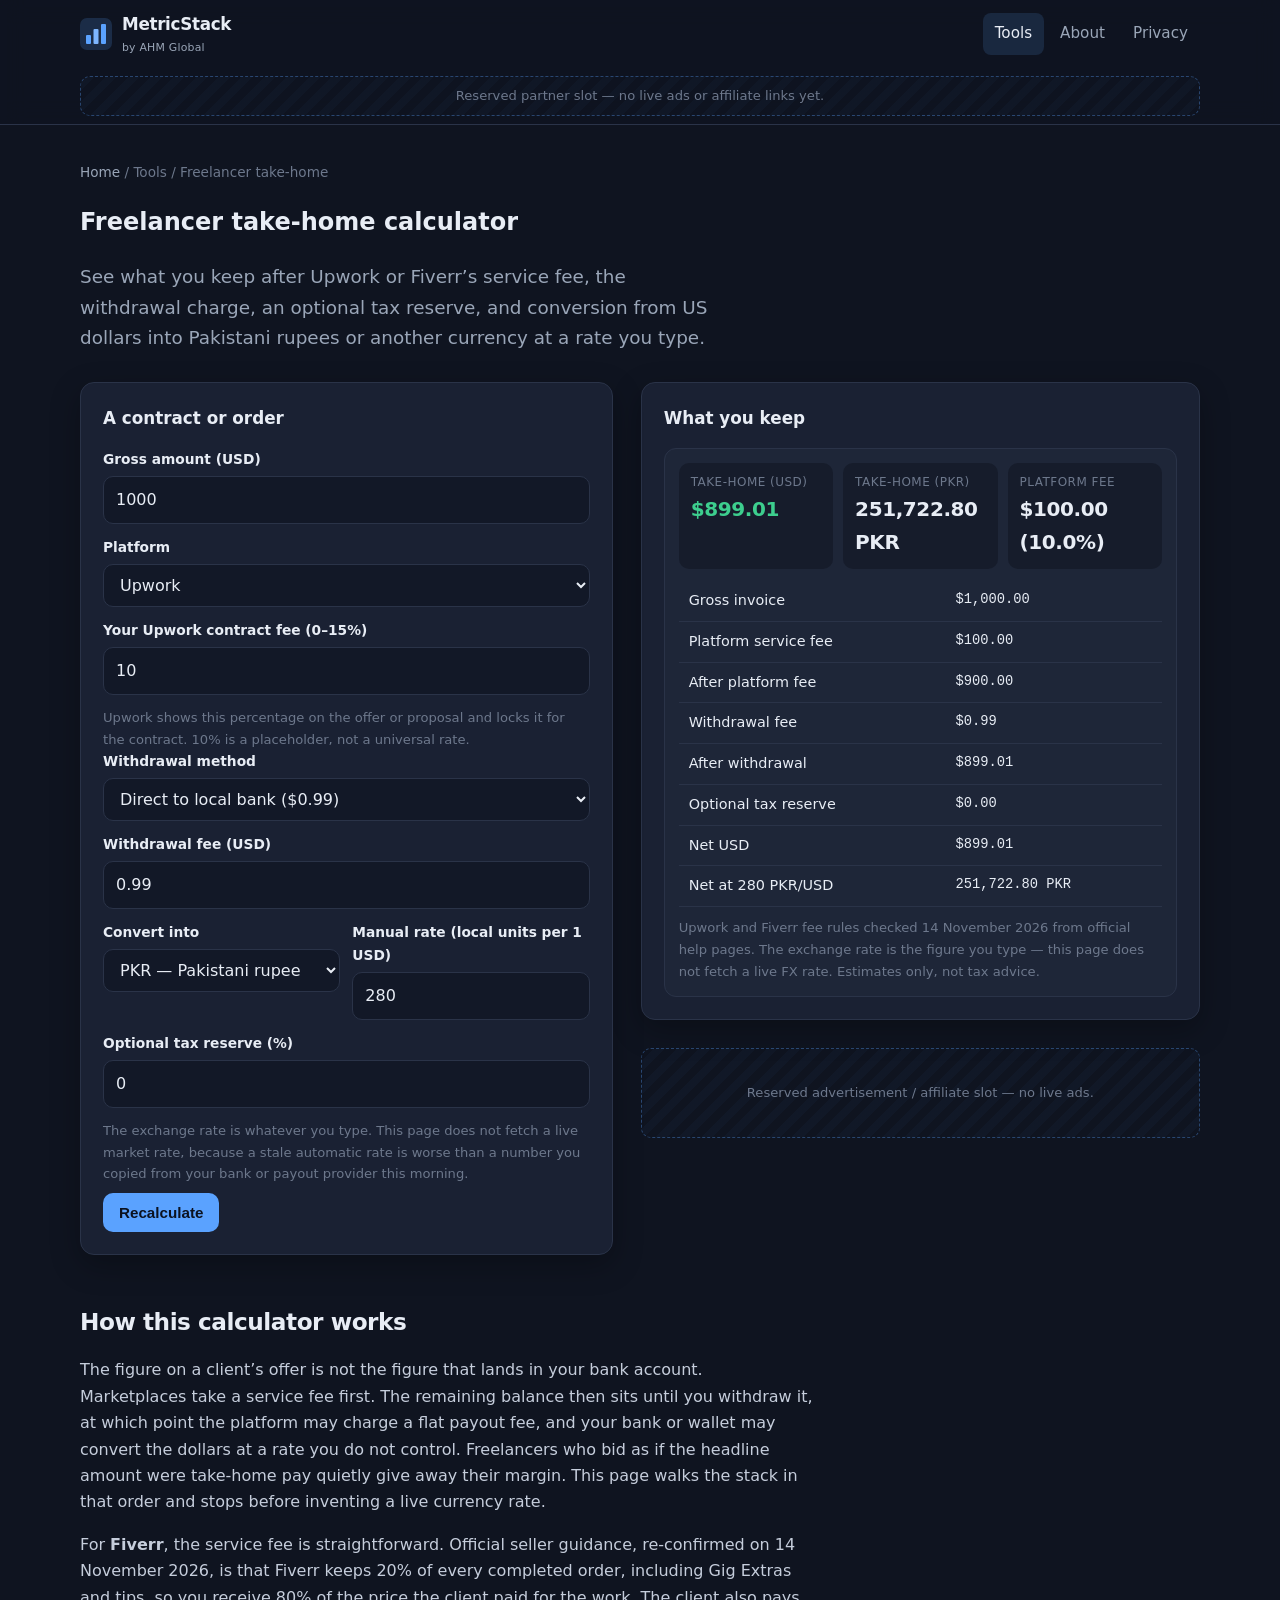
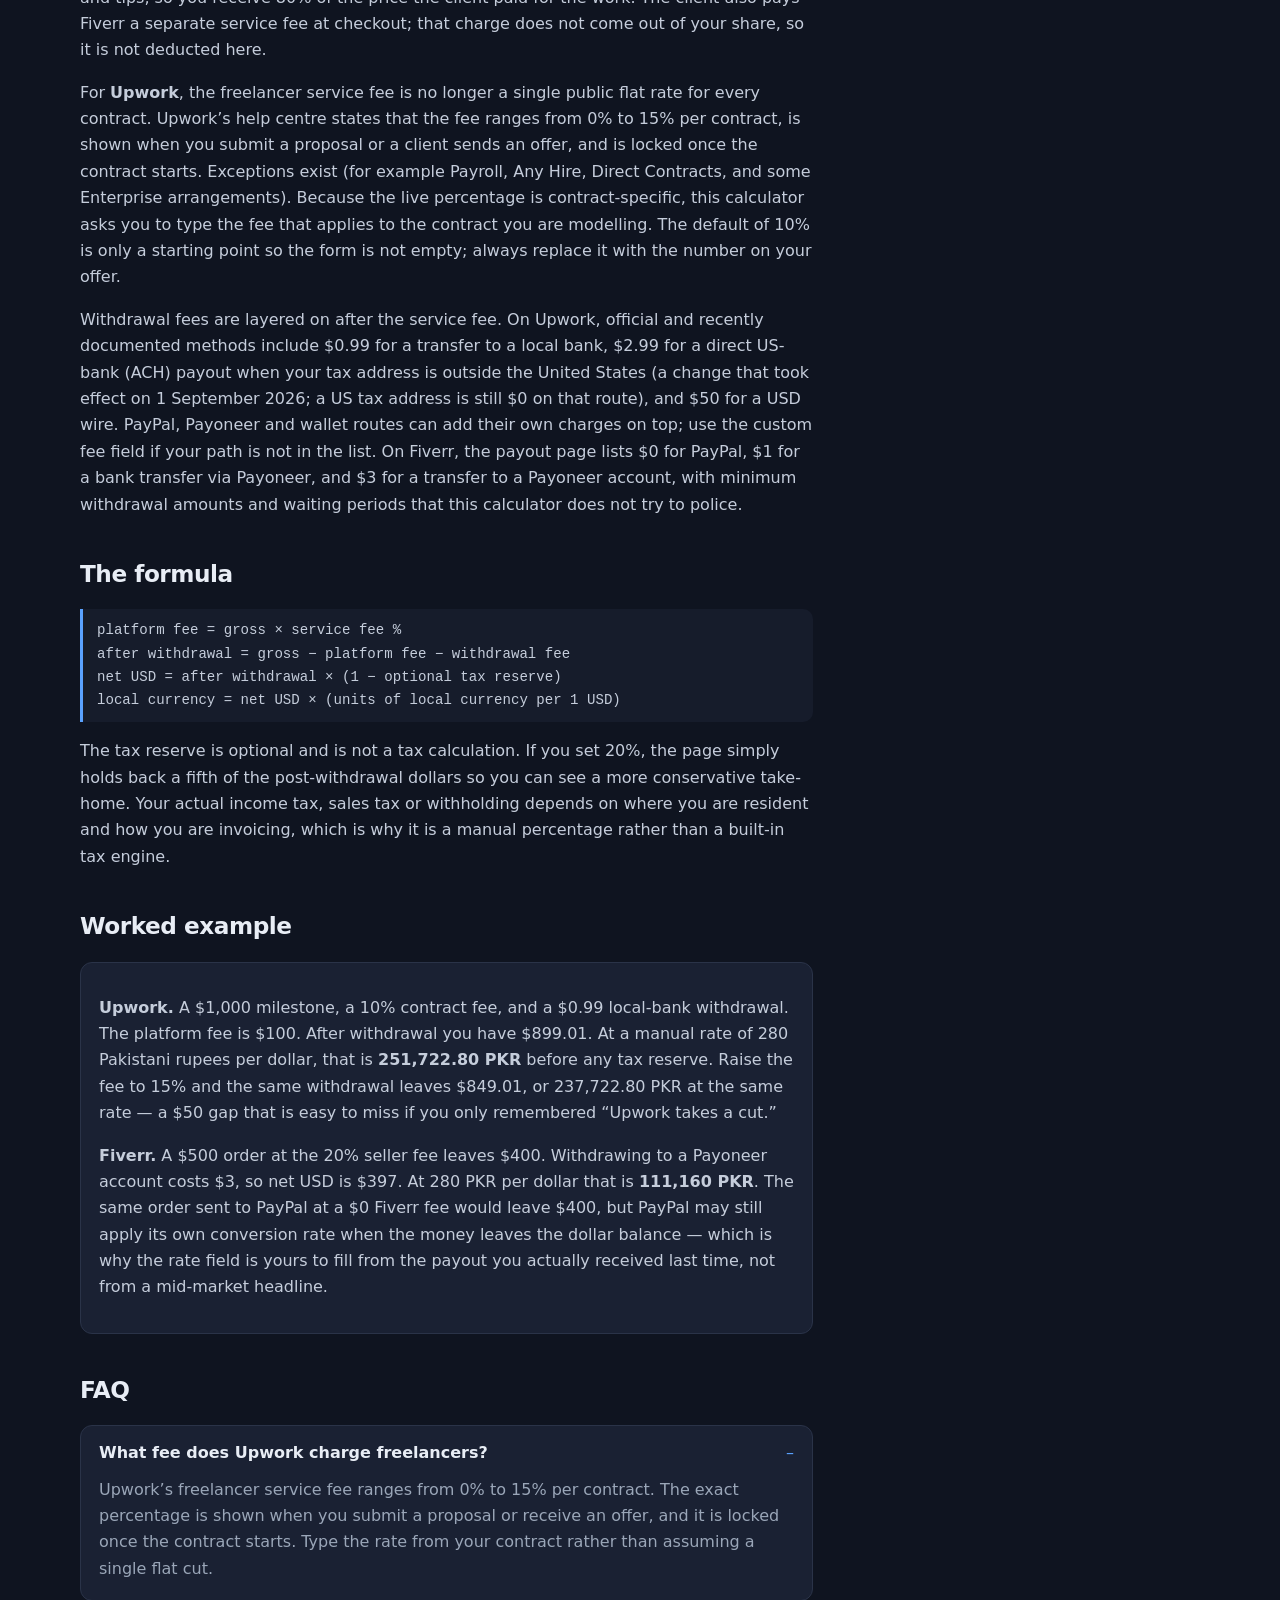
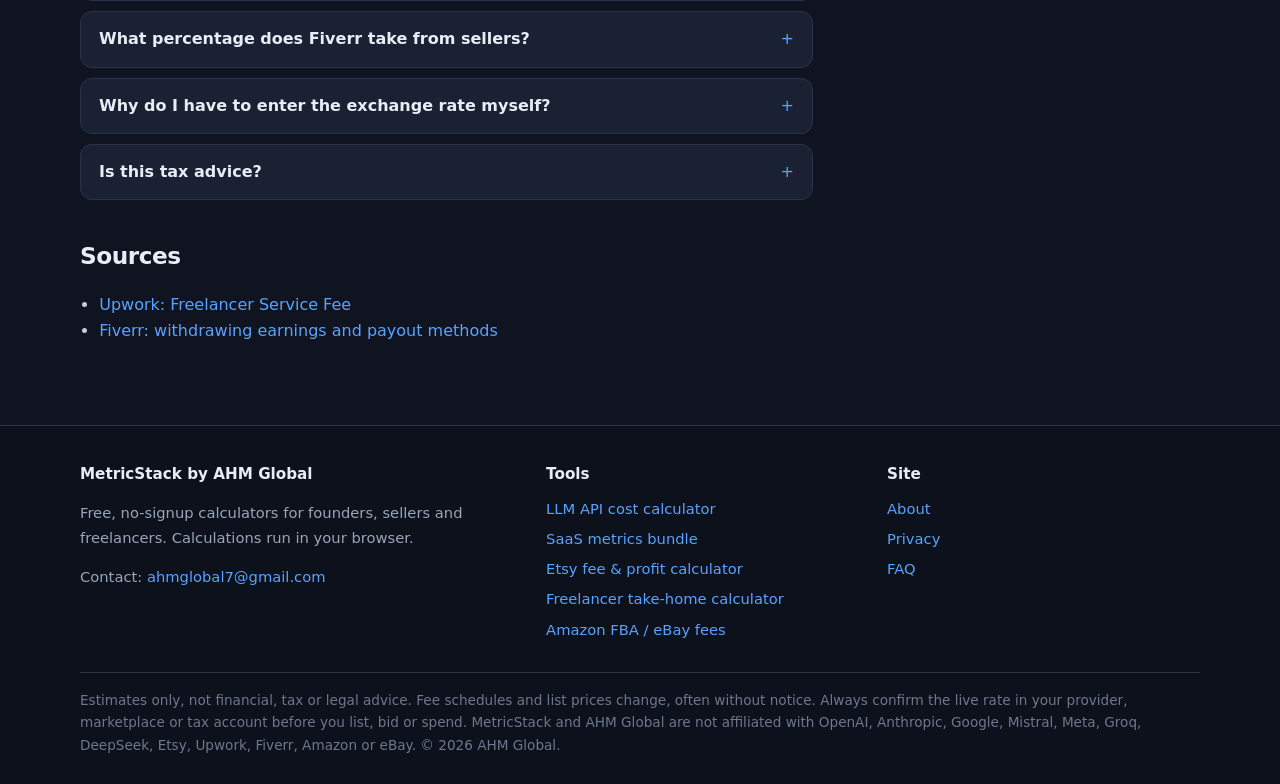
<file: tools/freelancer-takehome.html>
<!DOCTYPE html>
<html lang="en">
<head>
  <meta charset="utf-8">
  <meta name="viewport" content="width=device-width, initial-scale=1">
  <title>Freelancer take-home calculator (Upwork & Fiverr) — MetricStack</title>
  <meta name="description" content="Calculate take-home pay after Upwork or Fiverr fees, withdrawal charges, and a manual USD to PKR or other currency rate. Fees checked 14 November 2026.">
  <meta name="robots" content="index,follow">
  <meta name="theme-color" content="#0f1420">
  <meta property="og:title" content="Freelancer take-home calculator (Upwork & Fiverr) — MetricStack">
  <meta property="og:description" content="Calculate take-home pay after Upwork or Fiverr fees, withdrawal charges, and a manual USD to PKR or other currency rate. Fees checked 14 November 2026.">
  <meta property="og:type" content="website">
  <meta property="og:url" content="https://contactmetricstack-glitch.github.io/metricstack/tools/freelancer-takehome.html">
  <meta name="twitter:card" content="summary">
  <link rel="canonical" href="https://contactmetricstack-glitch.github.io/metricstack/tools/freelancer-takehome.html">
  <link rel="icon" href="../favicon.svg" type="image/svg+xml">
  <link rel="apple-touch-icon" href="../apple-touch-icon.svg">
  <link rel="stylesheet" href="../css/styles.css">
  <script type="application/ld+json">
{"@context":"https://schema.org","@type":"FAQPage","mainEntity":[
{"@type":"Question","name":"What fee does Upwork charge freelancers?","acceptedAnswer":{"@type":"Answer","text":"Upwork’s freelancer service fee ranges from 0% to 15% per contract. The exact percentage is shown when you submit a proposal or receive an offer, and it is locked once the contract starts. This calculator lets you type the rate that applies to your contract rather than assuming a single flat cut."}},
{"@type":"Question","name":"What percentage does Fiverr take from sellers?","acceptedAnswer":{"@type":"Answer","text":"Fiverr keeps 20% of every completed order, including extras and tips, so you receive 80% of the price the client pays for the gig. Withdrawal fees are separate: $0 to PayPal, $1 for a bank transfer via Payoneer, or $3 to a Payoneer account, according to Fiverr’s payout page as read on 14 November 2026."}}
]}
</script>
</head>
<body>
<a class="skip" href="#main">Skip to content</a>
<header class="site-header">
  <div class="header-inner">
    <a class="brand" href="../index.html">
      <svg class="brand-mark" viewBox="0 0 32 32" aria-hidden="true"><rect width="32" height="32" rx="7" fill="#5aa2ff" opacity=".18"/><rect x="6" y="17" width="5" height="9" rx="1" fill="#5aa2ff"/><rect x="13.5" y="11" width="5" height="15" rx="1" fill="#7eb6ff"/><rect x="21" y="6" width="5" height="20" rx="1" fill="#5aa2ff"/></svg>
      <span><span class="brand-text">MetricStack</span><span class="brand-sub">by AHM Global</span></span>
    </a>
    <button class="nav-toggle" type="button" aria-expanded="false" aria-controls="site-nav" aria-label="Open menu">☰</button>
    <nav class="nav" id="site-nav">
      <a href="../index.html#tools" aria-current="page">Tools</a>
      <a href="../about.html">About</a>
      <a href="../privacy.html">Privacy</a>
    </nav>
  </div>
  <div class="slot slim slot-header">Reserved partner slot — no live ads or affiliate links yet.</div>
</header>
<main id="main">

<section class="tool-page">
  <div class="wrap">
    <p class="crumb"><a href="../index.html">Home</a> / Tools / Freelancer take-home</p>
    <h1>Freelancer take-home calculator</h1>
    <p class="lede">See what you keep after Upwork or Fiverr’s service fee, the withdrawal charge, an optional tax reserve, and conversion from US dollars into Pakistani rupees or another currency at a rate you type.</p>
    <div class="tool-layout">
      <div class="card calc-panel">
        <h2 class="panel-title">A contract or order</h2>
        <form id="free-form">
          <label class="field"><span>Gross amount (USD)</span><input name="gross" type="number" min="0" step="0.01" value="1000"></label>
          <label class="field"><span>Platform</span>
            <select name="platform">
              <option value="upwork" selected>Upwork</option>
              <option value="fiverr">Fiverr</option>
            </select>
          </label>
          <div id="upwork-fee-wrap">
            <label class="field"><span>Your Upwork contract fee (0–15%)</span><input name="upworkFee" type="number" min="0" max="15" step="0.1" value="10"></label>
            <p class="note">Upwork shows this percentage on the offer or proposal and locks it for the contract. 10% is a placeholder, not a universal rate.</p>
          </div>
          <label class="field"><span>Withdrawal method</span><select name="withdrawMethod"></select></label>
          <label class="field"><span>Withdrawal fee (USD)</span><input name="withdrawFee" type="number" min="0" step="0.01" value="0.99"></label>
          <div class="row-2">
            <label class="field"><span>Convert into</span>
              <select name="currency">
                <option value="PKR" selected>PKR — Pakistani rupee</option>
                <option value="INR">INR — Indian rupee</option>
                <option value="GBP">GBP — Pound sterling</option>
                <option value="EUR">EUR — Euro</option>
                <option value="CAD">CAD — Canadian dollar</option>
                <option value="AUD">AUD — Australian dollar</option>
                <option value="AED">AED — UAE dirham</option>
                <option value="BDT">BDT — Bangladeshi taka</option>
                <option value="PHP">PHP — Philippine peso</option>
                <option value="NGN">NGN — Nigerian naira</option>
                <option value="USD">USD — leave in dollars</option>
              </select>
            </label>
            <label class="field"><span>Manual rate (local units per 1 USD)</span><input name="fxRate" type="number" min="0" step="0.0001" value="280" placeholder="e.g. 280"></label>
          </div>
          <label class="field"><span>Optional tax reserve (%)</span><input name="taxRate" type="number" min="0" max="100" step="0.1" value="0"></label>
          <p class="note">The exchange rate is whatever you type. This page does not fetch a live market rate, because a stale automatic rate is worse than a number you copied from your bank or payout provider this morning.</p>
          <div class="actions"><button class="btn" type="submit">Recalculate</button></div>
        </form>
      </div>
      <div>
        <div class="card">
          <h2 class="panel-title">What you keep</h2>
          <div id="free-results" class="results"></div>
        </div>
        <div class="slot block">Reserved advertisement / affiliate slot — no live ads.</div>
      </div>
    </div>

    <article class="prose" style="margin-top:48px">
      <h2>How this calculator works</h2>
      <p>The figure on a client’s offer is not the figure that lands in your bank account. Marketplaces take a service fee first. The remaining balance then sits until you withdraw it, at which point the platform may charge a flat payout fee, and your bank or wallet may convert the dollars at a rate you do not control. Freelancers who bid as if the headline amount were take-home pay quietly give away their margin. This page walks the stack in that order and stops before inventing a live currency rate.</p>
      <p>For <strong>Fiverr</strong>, the service fee is straightforward. Official seller guidance, re-confirmed on 14 November 2026, is that Fiverr keeps 20% of every completed order, including Gig Extras and tips, so you receive 80% of the price the client paid for the work. The client also pays Fiverr a separate service fee at checkout; that charge does not come out of your share, so it is not deducted here.</p>
      <p>For <strong>Upwork</strong>, the freelancer service fee is no longer a single public flat rate for every contract. Upwork’s help centre states that the fee ranges from 0% to 15% per contract, is shown when you submit a proposal or a client sends an offer, and is locked once the contract starts. Exceptions exist (for example Payroll, Any Hire, Direct Contracts, and some Enterprise arrangements). Because the live percentage is contract-specific, this calculator asks you to type the fee that applies to the contract you are modelling. The default of 10% is only a starting point so the form is not empty; always replace it with the number on your offer.</p>
      <p>Withdrawal fees are layered on after the service fee. On Upwork, official and recently documented methods include $0.99 for a transfer to a local bank, $2.99 for a direct US-bank (ACH) payout when your tax address is outside the United States (a change that took effect on 1 September 2026; a US tax address is still $0 on that route), and $50 for a USD wire. PayPal, Payoneer and wallet routes can add their own charges on top; use the custom fee field if your path is not in the list. On Fiverr, the payout page lists $0 for PayPal, $1 for a bank transfer via Payoneer, and $3 for a transfer to a Payoneer account, with minimum withdrawal amounts and waiting periods that this calculator does not try to police.</p>

      <h2>The formula</h2>
      <p class="formula">platform fee = gross × service fee %<br>after withdrawal = gross − platform fee − withdrawal fee<br>net USD = after withdrawal × (1 − optional tax reserve)<br>local currency = net USD × (units of local currency per 1 USD)</p>
      <p>The tax reserve is optional and is not a tax calculation. If you set 20%, the page simply holds back a fifth of the post-withdrawal dollars so you can see a more conservative take-home. Your actual income tax, sales tax or withholding depends on where you are resident and how you are invoicing, which is why it is a manual percentage rather than a built-in tax engine.</p>

      <h2>Worked example</h2>
      <div class="example">
        <p><strong>Upwork.</strong> A $1,000 milestone, a 10% contract fee, and a $0.99 local-bank withdrawal. The platform fee is $100. After withdrawal you have $899.01. At a manual rate of 280 Pakistani rupees per dollar, that is <strong>251,722.80 PKR</strong> before any tax reserve. Raise the fee to 15% and the same withdrawal leaves $849.01, or 237,722.80 PKR at the same rate — a $50 gap that is easy to miss if you only remembered “Upwork takes a cut.”</p>
        <p><strong>Fiverr.</strong> A $500 order at the 20% seller fee leaves $400. Withdrawing to a Payoneer account costs $3, so net USD is $397. At 280 PKR per dollar that is <strong>111,160 PKR</strong>. The same order sent to PayPal at a $0 Fiverr fee would leave $400, but PayPal may still apply its own conversion rate when the money leaves the dollar balance — which is why the rate field is yours to fill from the payout you actually received last time, not from a mid-market headline.</p>
      </div>

      <h2>FAQ</h2>
      <div class="faq">
        <details open>
          <summary>What fee does Upwork charge freelancers?</summary>
          <p>Upwork’s freelancer service fee ranges from 0% to 15% per contract. The exact percentage is shown when you submit a proposal or receive an offer, and it is locked once the contract starts. Type the rate from your contract rather than assuming a single flat cut.</p>
        </details>
        <details>
          <summary>What percentage does Fiverr take from sellers?</summary>
          <p>Fiverr keeps 20% of every completed order, including extras and tips, so you receive 80%. Withdrawal fees are separate: $0 to PayPal, $1 for a bank transfer via Payoneer, or $3 to a Payoneer account, according to Fiverr’s payout page as read on 14 November 2026.</p>
        </details>
        <details>
          <summary>Why do I have to enter the exchange rate myself?</summary>
          <p>Payout providers and banks use their own rates, which often include a hidden spread. A calculator that pretends to know this morning’s “official” PKR rate would be wrong for the route you actually use. Copy the rate from your last withdrawal or from the provider’s quote, then run the numbers.</p>
        </details>
        <details>
          <summary>Is this tax advice?</summary>
          <p>No. The optional tax reserve is a planning hold-back only. It does not calculate income tax, sales tax or treaty withholding for any country.</p>
        </details>
      </div>
      <h2 class="sources">Sources</h2>
      <ul>
        <li><a href="https://support.upwork.com/hc/en-us/articles/211062538-Learn-about-the-Freelancer-Service-Fee" rel="nofollow">Upwork: Freelancer Service Fee</a></li>
        <li><a href="https://help.fiverr.com/hc/en-us/articles/360010530058-Withdrawing-your-earnings-managing-payout-methods" rel="nofollow">Fiverr: withdrawing earnings and payout methods</a></li>
      </ul>
    </article>
  </div>
</section>

</main>
<footer class="site-footer">
  <div class="wrap footer-grid">
    <div>
      <h3>MetricStack by AHM Global</h3>
      <p>Free, no-signup calculators for founders, sellers and freelancers. Calculations run in your browser.</p>
      <p>Contact: <a href="mailto:ahmglobal7@gmail.com">ahmglobal7@gmail.com</a></p>
    </div>
    <div>
      <h3>Tools</h3>
      <ul>
        <li><a href="../tools/llm-api-cost.html">LLM API cost calculator</a></li>
        <li><a href="../tools/saas-metrics.html">SaaS metrics bundle</a></li>
        <li><a href="../tools/etsy-fees.html">Etsy fee &amp; profit calculator</a></li>
        <li><a href="../tools/freelancer-takehome.html">Freelancer take-home calculator</a></li>
        <li><a href="../tools/amazon-ebay-fees.html">Amazon FBA / eBay fees</a></li>
      </ul>
    </div>
    <div>
      <h3>Site</h3>
      <ul>
        <li><a href="../about.html">About</a></li>
        <li><a href="../privacy.html">Privacy</a></li>
        <li><a href="../index.html#faq">FAQ</a></li>
      </ul>
    </div>
  </div>
  <div class="wrap disclaimer">
    Estimates only, not financial, tax or legal advice. Fee schedules and list prices change, often without notice. Always confirm the live rate in your provider, marketplace or tax account before you list, bid or spend. MetricStack and AHM Global are not affiliated with OpenAI, Anthropic, Google, Mistral, Meta, Groq, DeepSeek, Etsy, Upwork, Fiverr, Amazon or eBay. © <span data-year>2026</span> AHM Global.
  </div>
</footer>
<script src="../js/common.js"></script>
<script src="../js/calculators.js"></script>
<script src="../js/ui-freelancer.js"></script>
</body>
</html>
</file>
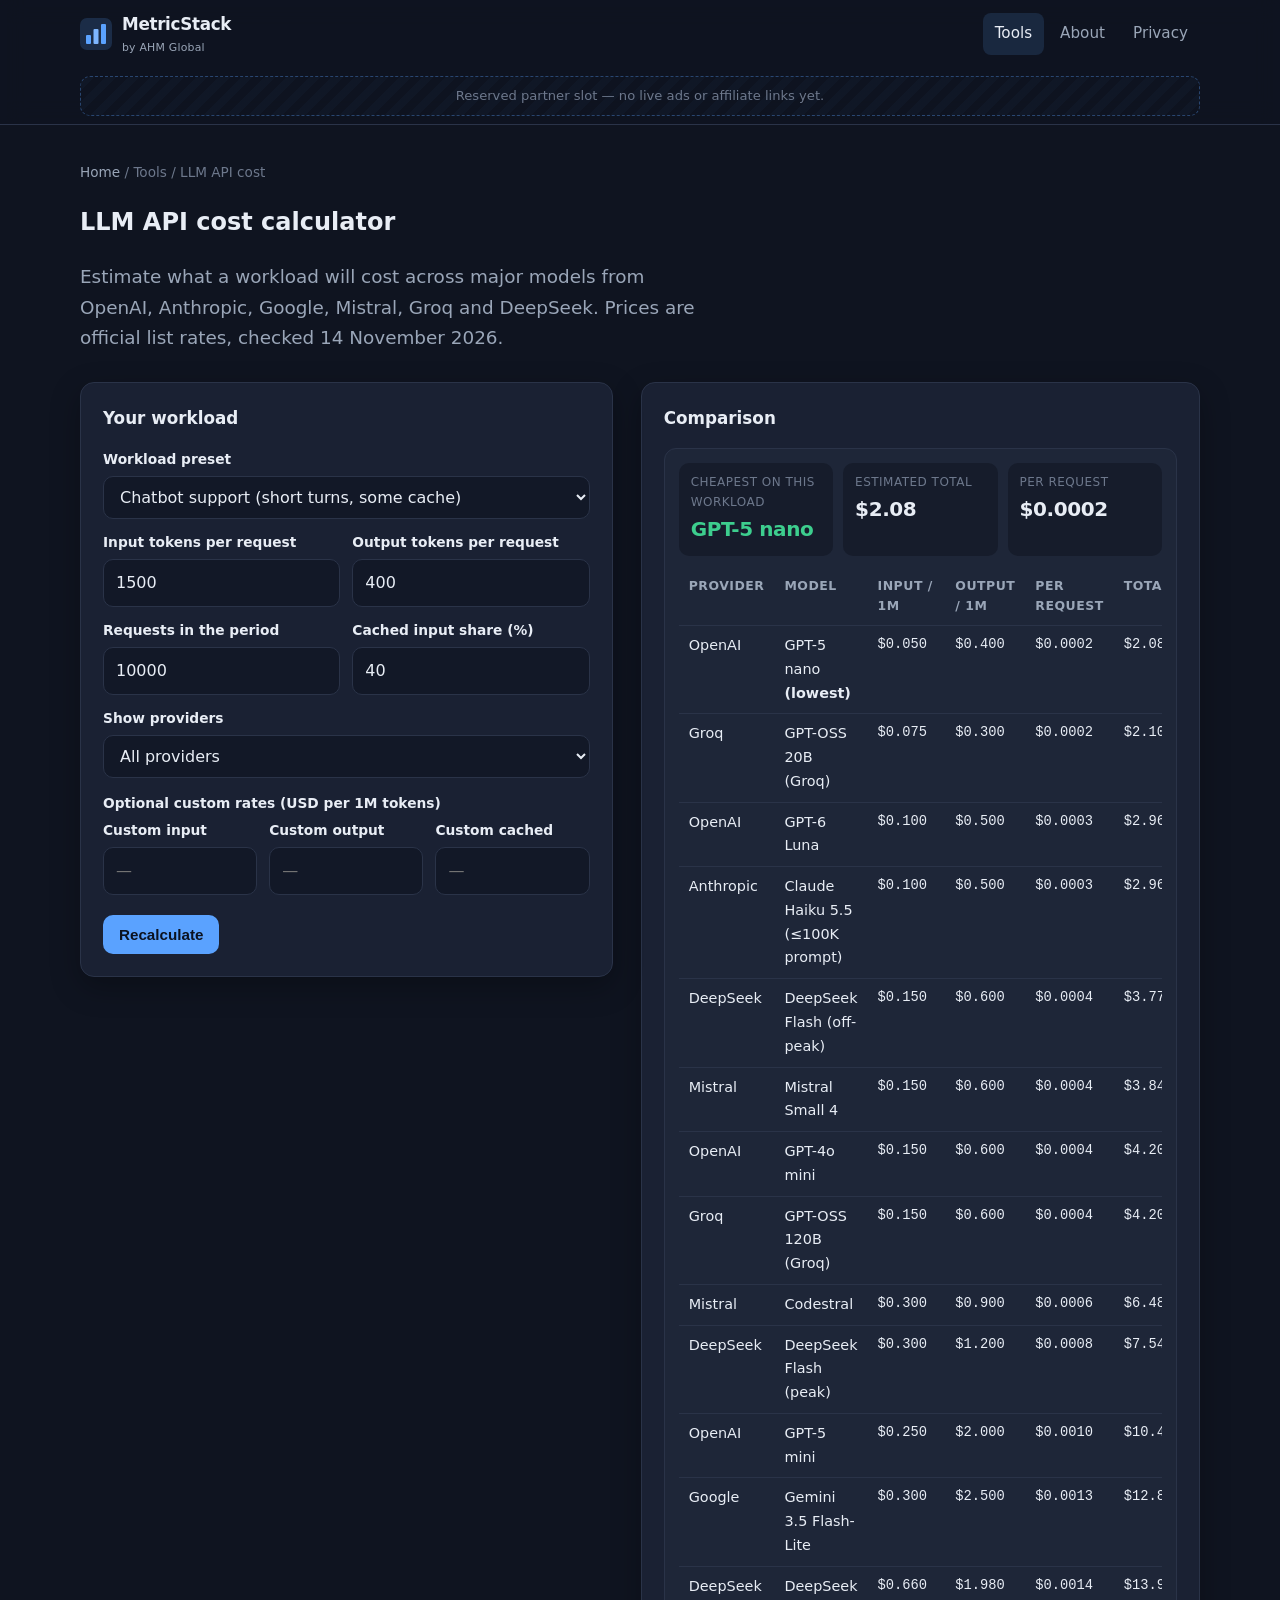
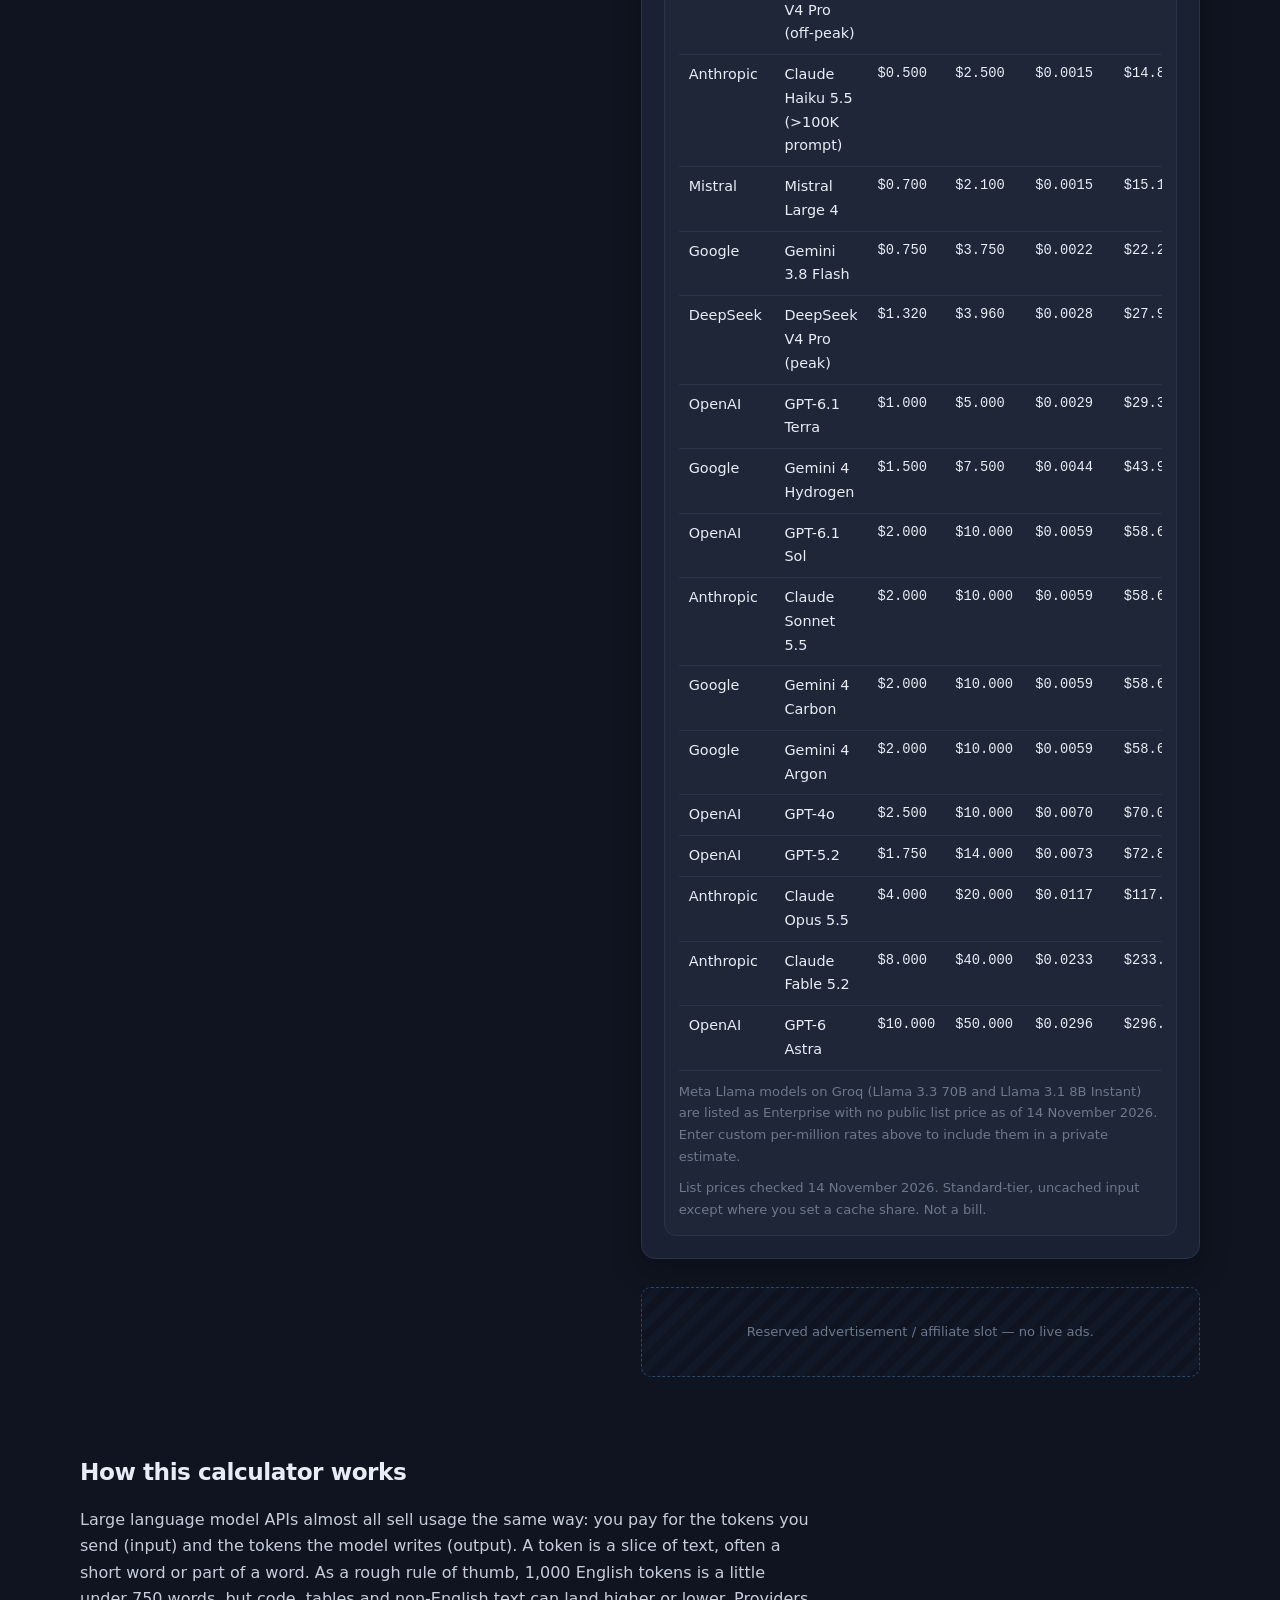
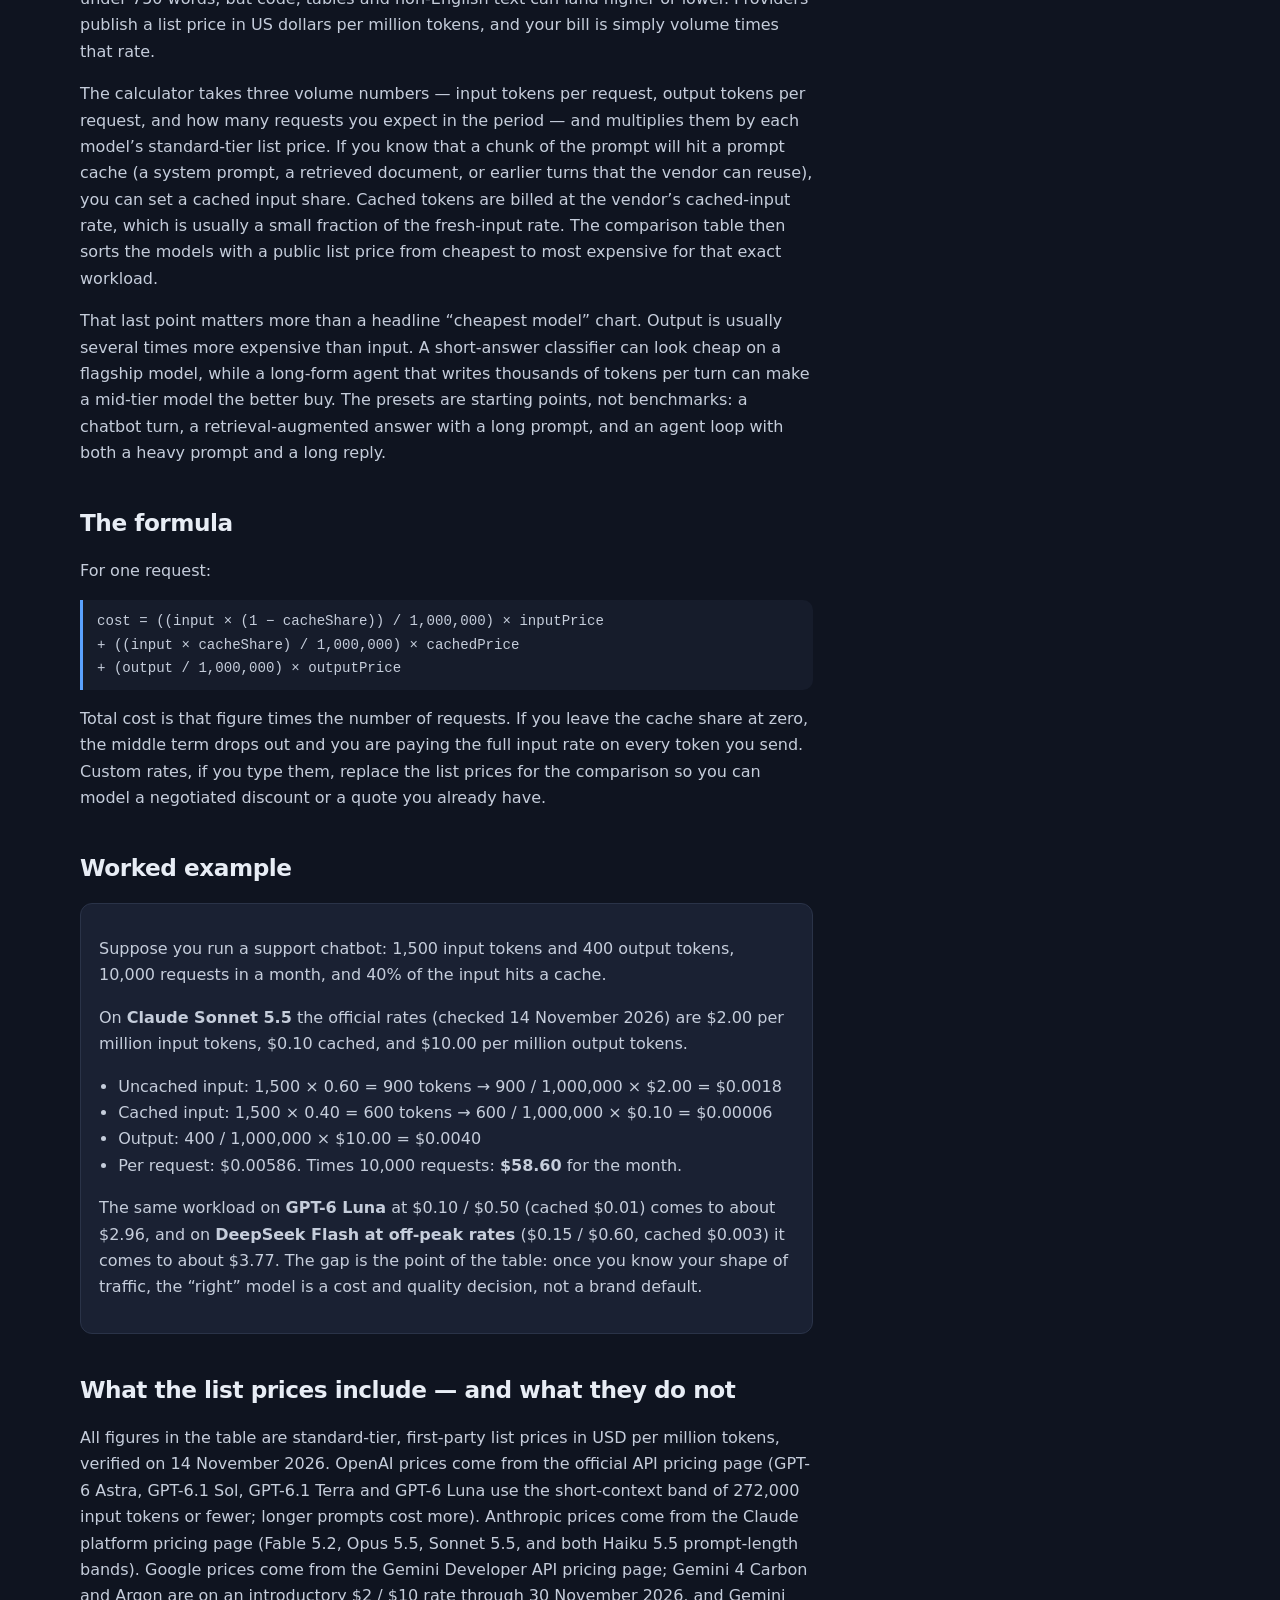
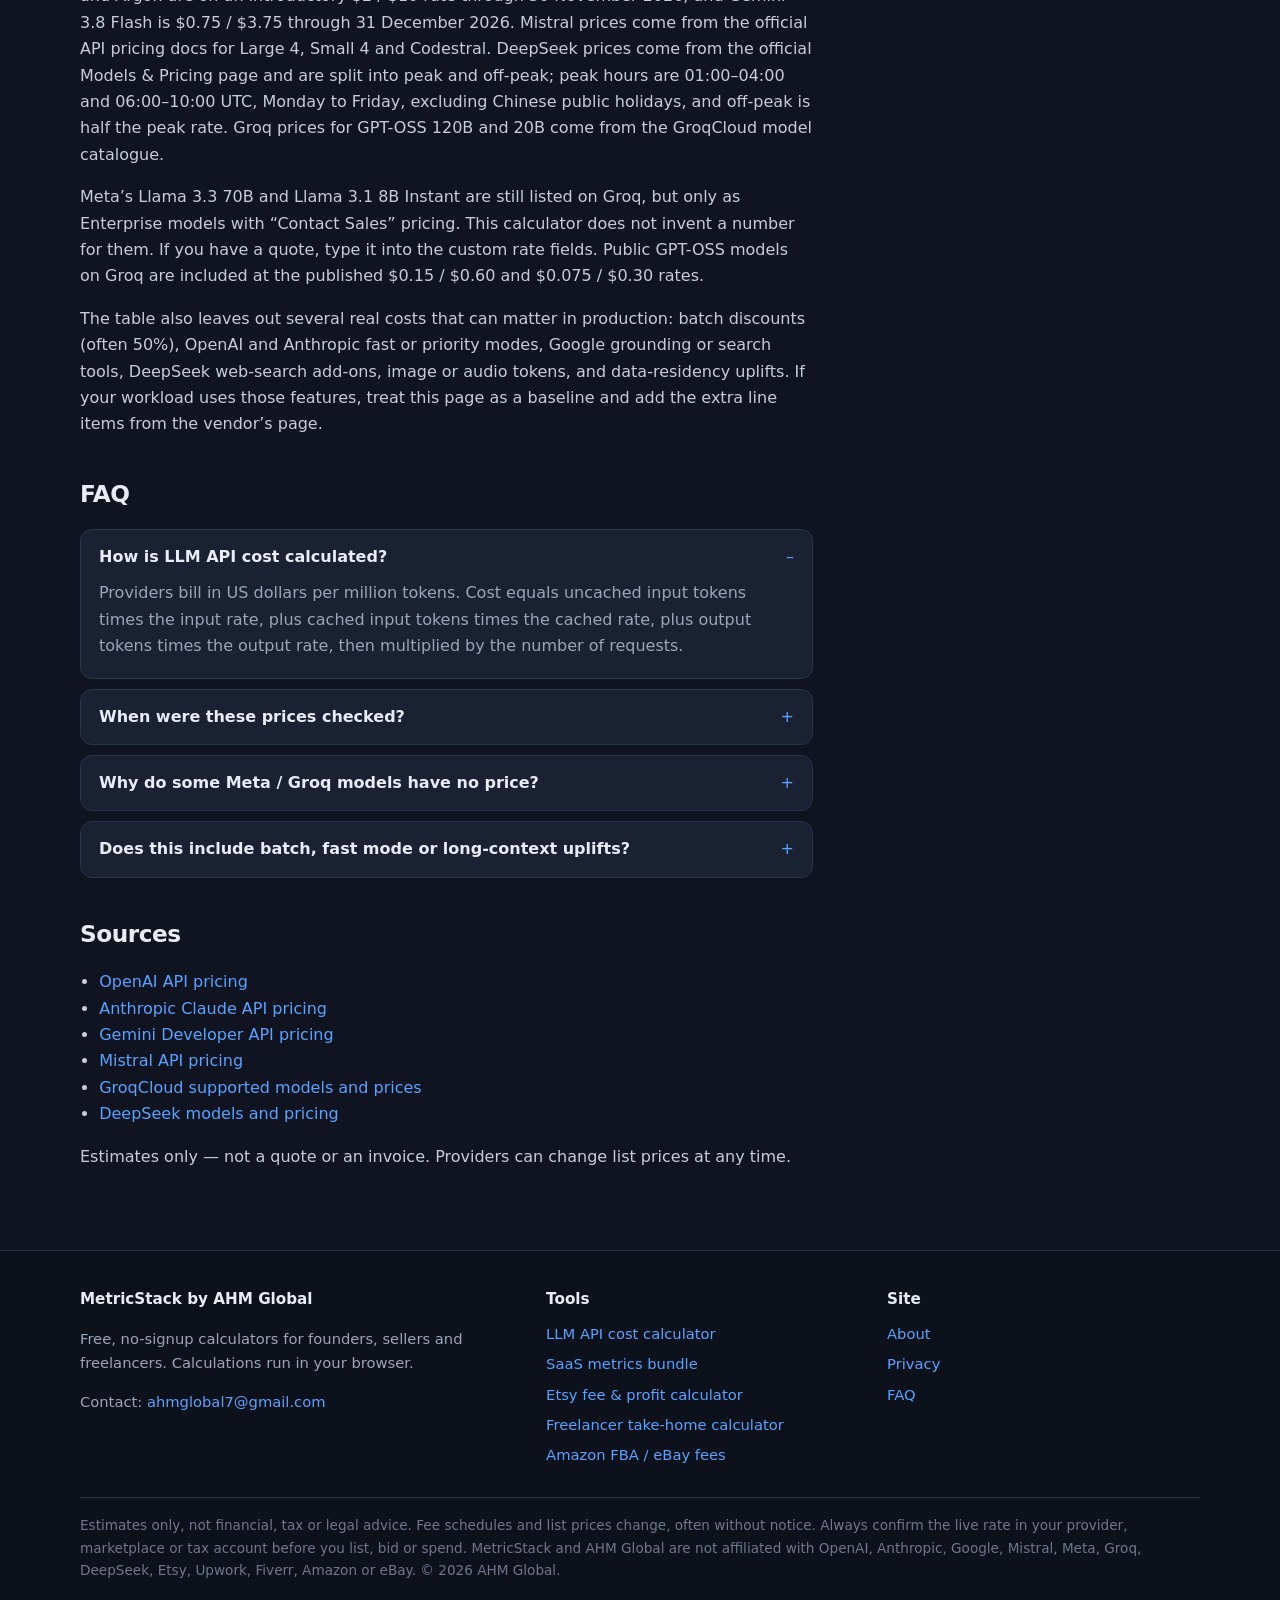
<file: tools/llm-api-cost.html>
<!DOCTYPE html>
<html lang="en">
<head>
  <meta charset="utf-8">
  <meta name="viewport" content="width=device-width, initial-scale=1">
  <title>LLM API cost calculator — MetricStack</title>
  <meta name="description" content="Compare current per-million-token API prices for OpenAI, Anthropic, Google, Mistral, Groq and DeepSeek. List prices checked 14 November 2026.">
  <meta name="robots" content="index,follow">
  <meta name="theme-color" content="#0f1420">
  <meta property="og:title" content="LLM API cost calculator — MetricStack">
  <meta property="og:description" content="Compare current per-million-token API prices for OpenAI, Anthropic, Google, Mistral, Groq and DeepSeek. List prices checked 14 November 2026.">
  <meta property="og:type" content="website">
  <meta property="og:url" content="https://contactmetricstack-glitch.github.io/metricstack/tools/llm-api-cost.html">
  <meta name="twitter:card" content="summary">
  <link rel="canonical" href="https://contactmetricstack-glitch.github.io/metricstack/tools/llm-api-cost.html">
  <link rel="icon" href="../favicon.svg" type="image/svg+xml">
  <link rel="apple-touch-icon" href="../apple-touch-icon.svg">
  <link rel="stylesheet" href="../css/styles.css">
  <script type="application/ld+json">
{
  "@context": "https://schema.org",
  "@type": "FAQPage",
  "mainEntity": [
    {"@type":"Question","name":"How is LLM API cost calculated?","acceptedAnswer":{"@type":"Answer","text":"Providers bill in US dollars per million tokens. Cost equals uncached input tokens times the input rate, plus cached input tokens times the cached rate, plus output tokens times the output rate, then multiplied by the number of requests."}},
    {"@type":"Question","name":"When were these prices checked?","acceptedAnswer":{"@type":"Answer","text":"List prices were checked on 14 November 2026 against official provider pages from OpenAI, Anthropic, Google, Mistral, Groq and DeepSeek."}},
    {"@type":"Question","name":"Why do some Meta / Groq models have no price?","acceptedAnswer":{"@type":"Answer","text":"On GroqCloud, Llama 3.3 70B and Llama 3.1 8B Instant are listed as Enterprise models with contact-sales pricing. The calculator does not invent a rate. You can enter a custom per-million price if you have a quote."}},
    {"@type":"Question","name":"Does this include batch, fast mode or long-context uplifts?","acceptedAnswer":{"@type":"Answer","text":"No. The table uses standard-tier list prices for ordinary short-context calls. Batch discounts, fast or priority modes, and long-context multipliers are described in the notes and should be confirmed on the provider page."}}
  ]
}
</script>
</head>
<body>
<a class="skip" href="#main">Skip to content</a>
<header class="site-header">
  <div class="header-inner">
    <a class="brand" href="../index.html">
      <svg class="brand-mark" viewBox="0 0 32 32" aria-hidden="true"><rect width="32" height="32" rx="7" fill="#5aa2ff" opacity=".18"/><rect x="6" y="17" width="5" height="9" rx="1" fill="#5aa2ff"/><rect x="13.5" y="11" width="5" height="15" rx="1" fill="#7eb6ff"/><rect x="21" y="6" width="5" height="20" rx="1" fill="#5aa2ff"/></svg>
      <span><span class="brand-text">MetricStack</span><span class="brand-sub">by AHM Global</span></span>
    </a>
    <button class="nav-toggle" type="button" aria-expanded="false" aria-controls="site-nav" aria-label="Open menu">☰</button>
    <nav class="nav" id="site-nav">
      <a href="../index.html#tools" aria-current="page">Tools</a>
      <a href="../about.html">About</a>
      <a href="../privacy.html">Privacy</a>
    </nav>
  </div>
  <div class="slot slim slot-header">Reserved partner slot — no live ads or affiliate links yet.</div>
</header>
<main id="main">

<section class="tool-page">
  <div class="wrap">
    <p class="crumb"><a href="../index.html">Home</a> / Tools / LLM API cost</p>
    <h1>LLM API cost calculator</h1>
    <p class="lede">Estimate what a workload will cost across major models from OpenAI, Anthropic, Google, Mistral, Groq and DeepSeek. Prices are official list rates, checked <span id="prices-checked">14 November 2026</span>.</p>

    <div class="tool-layout">
      <div class="card calc-panel">
        <h2 class="panel-title">Your workload</h2>
        <form id="llm-form">
          <label class="field"><span>Workload preset</span>
            <select name="preset">
              <option value="chatbot">Chatbot support (short turns, some cache)</option>
              <option value="rag">RAG assistant (long prompts, heavier cache)</option>
              <option value="agent">Agent loop (long prompts and long answers)</option>
              <option value="custom">Custom</option>
            </select>
          </label>
          <div class="row-2">
            <label class="field"><span>Input tokens per request</span><input name="inputTokens" type="number" min="0" step="1" value="1500"></label>
            <label class="field"><span>Output tokens per request</span><input name="outputTokens" type="number" min="0" step="1" value="400"></label>
          </div>
          <div class="row-2">
            <label class="field"><span>Requests in the period</span><input name="requests" type="number" min="0" step="1" value="10000"></label>
            <label class="field"><span>Cached input share (%)</span><input name="cachedShare" type="number" min="0" max="100" step="1" value="40"></label>
          </div>
          <label class="field"><span>Show providers</span>
            <select name="provider">
              <option value="all">All providers</option>
              <option value="OpenAI">OpenAI</option>
              <option value="Anthropic">Anthropic</option>
              <option value="Google">Google</option>
              <option value="Mistral">Mistral</option>
              <option value="Groq">Groq</option>
              <option value="DeepSeek">DeepSeek</option>
              <option value="Meta / Groq">Meta / Groq</option>
            </select>
          </label>
          <p class="field-label">Optional custom rates (USD per 1M tokens)</p>
          <div class="row-3">
            <label class="field"><span>Custom input</span><input name="customInput" type="number" min="0" step="0.001" placeholder="—"></label>
            <label class="field"><span>Custom output</span><input name="customOutput" type="number" min="0" step="0.001" placeholder="—"></label>
            <label class="field"><span>Custom cached</span><input name="customCached" type="number" min="0" step="0.001" placeholder="—"></label>
          </div>
          <div class="actions"><button class="btn" type="submit">Recalculate</button></div>
        </form>
      </div>
      <div>
        <div class="card">
          <h2 class="panel-title">Comparison</h2>
          <div id="llm-results" class="results"></div>
        </div>
        <div class="slot block">Reserved advertisement / affiliate slot — no live ads.</div>
      </div>
    </div>

    <article class="prose" style="margin-top:48px">
      <h2>How this calculator works</h2>
      <p>Large language model APIs almost all sell usage the same way: you pay for the tokens you send (input) and the tokens the model writes (output). A token is a slice of text, often a short word or part of a word. As a rough rule of thumb, 1,000 English tokens is a little under 750 words, but code, tables and non-English text can land higher or lower. Providers publish a list price in US dollars per million tokens, and your bill is simply volume times that rate.</p>
      <p>The calculator takes three volume numbers — input tokens per request, output tokens per request, and how many requests you expect in the period — and multiplies them by each model’s standard-tier list price. If you know that a chunk of the prompt will hit a prompt cache (a system prompt, a retrieved document, or earlier turns that the vendor can reuse), you can set a cached input share. Cached tokens are billed at the vendor’s cached-input rate, which is usually a small fraction of the fresh-input rate. The comparison table then sorts the models with a public list price from cheapest to most expensive for that exact workload.</p>
      <p>That last point matters more than a headline “cheapest model” chart. Output is usually several times more expensive than input. A short-answer classifier can look cheap on a flagship model, while a long-form agent that writes thousands of tokens per turn can make a mid-tier model the better buy. The presets are starting points, not benchmarks: a chatbot turn, a retrieval-augmented answer with a long prompt, and an agent loop with both a heavy prompt and a long reply.</p>

      <h2>The formula</h2>
      <p>For one request:</p>
      <p class="formula">cost = ((input × (1 − cacheShare)) / 1,000,000) × inputPrice<br>+ ((input × cacheShare) / 1,000,000) × cachedPrice<br>+ (output / 1,000,000) × outputPrice</p>
      <p>Total cost is that figure times the number of requests. If you leave the cache share at zero, the middle term drops out and you are paying the full input rate on every token you send. Custom rates, if you type them, replace the list prices for the comparison so you can model a negotiated discount or a quote you already have.</p>

      <h2>Worked example</h2>
      <div class="example">
        <p>Suppose you run a support chatbot: 1,500 input tokens and 400 output tokens, 10,000 requests in a month, and 40% of the input hits a cache.</p>
        <p>On <strong>Claude Sonnet 5.5</strong> the official rates (checked 14 November 2026) are $2.00 per million input tokens, $0.10 cached, and $10.00 per million output tokens.</p>
        <ul>
          <li>Uncached input: 1,500 × 0.60 = 900 tokens → 900 / 1,000,000 × $2.00 = $0.0018</li>
          <li>Cached input: 1,500 × 0.40 = 600 tokens → 600 / 1,000,000 × $0.10 = $0.00006</li>
          <li>Output: 400 / 1,000,000 × $10.00 = $0.0040</li>
          <li>Per request: $0.00586. Times 10,000 requests: <strong>$58.60</strong> for the month.</li>
        </ul>
        <p>The same workload on <strong>GPT-6 Luna</strong> at $0.10 / $0.50 (cached $0.01) comes to about $2.96, and on <strong>DeepSeek Flash at off-peak rates</strong> ($0.15 / $0.60, cached $0.003) it comes to about $3.77. The gap is the point of the table: once you know your shape of traffic, the “right” model is a cost and quality decision, not a brand default.</p>
      </div>

      <h2>What the list prices include — and what they do not</h2>
      <p>All figures in the table are standard-tier, first-party list prices in USD per million tokens, verified on 14 November 2026. OpenAI prices come from the official API pricing page (GPT-6 Astra, GPT-6.1 Sol, GPT-6.1 Terra and GPT-6 Luna use the short-context band of 272,000 input tokens or fewer; longer prompts cost more). Anthropic prices come from the Claude platform pricing page (Fable 5.2, Opus 5.5, Sonnet 5.5, and both Haiku 5.5 prompt-length bands). Google prices come from the Gemini Developer API pricing page; Gemini 4 Carbon and Argon are on an introductory $2 / $10 rate through 30 November 2026, and Gemini 3.8 Flash is $0.75 / $3.75 through 31 December 2026. Mistral prices come from the official API pricing docs for Large 4, Small 4 and Codestral. DeepSeek prices come from the official Models &amp; Pricing page and are split into peak and off-peak; peak hours are 01:00–04:00 and 06:00–10:00 UTC, Monday to Friday, excluding Chinese public holidays, and off-peak is half the peak rate. Groq prices for GPT-OSS 120B and 20B come from the GroqCloud model catalogue.</p>
      <p>Meta’s Llama 3.3 70B and Llama 3.1 8B Instant are still listed on Groq, but only as Enterprise models with “Contact Sales” pricing. This calculator does not invent a number for them. If you have a quote, type it into the custom rate fields. Public GPT-OSS models on Groq are included at the published $0.15 / $0.60 and $0.075 / $0.30 rates.</p>
      <p>The table also leaves out several real costs that can matter in production: batch discounts (often 50%), OpenAI and Anthropic fast or priority modes, Google grounding or search tools, DeepSeek web-search add-ons, image or audio tokens, and data-residency uplifts. If your workload uses those features, treat this page as a baseline and add the extra line items from the vendor’s page.</p>

      <h2>FAQ</h2>
      <div class="faq">
        <details open>
          <summary>How is LLM API cost calculated?</summary>
          <p>Providers bill in US dollars per million tokens. Cost equals uncached input tokens times the input rate, plus cached input tokens times the cached rate, plus output tokens times the output rate, then multiplied by the number of requests.</p>
        </details>
        <details>
          <summary>When were these prices checked?</summary>
          <p>List prices were checked on 14 November 2026 against official provider pages from OpenAI, Anthropic, Google, Mistral, Groq and DeepSeek. The date is shown above the table so you can see how fresh the figures are.</p>
        </details>
        <details>
          <summary>Why do some Meta / Groq models have no price?</summary>
          <p>On GroqCloud, Llama 3.3 70B and Llama 3.1 8B Instant are listed as Enterprise models with contact-sales pricing. The calculator does not invent a rate. You can enter a custom per-million price if you have a quote.</p>
        </details>
        <details>
          <summary>Does this include batch, fast mode or long-context uplifts?</summary>
          <p>No. The table uses standard-tier list prices for ordinary short-context calls. Batch discounts, fast or priority modes, and long-context multipliers are described in the notes and should be confirmed on the provider page before you budget.</p>
        </details>
      </div>

      <h2 class="sources">Sources</h2>
      <ul>
        <li><a href="https://developers.openai.com/api/docs/pricing" rel="nofollow">OpenAI API pricing</a></li>
        <li><a href="https://platform.claude.com/docs/en/about-claude/pricing" rel="nofollow">Anthropic Claude API pricing</a></li>
        <li><a href="https://aistudio.google.com/docs/pricing" rel="nofollow">Gemini Developer API pricing</a></li>
        <li><a href="https://docs.mistral.ai/inference/pricing" rel="nofollow">Mistral API pricing</a></li>
        <li><a href="https://console.groq.com/docs/models" rel="nofollow">GroqCloud supported models and prices</a></li>
        <li><a href="https://api-docs.deepseek.com/quick_start/pricing/" rel="nofollow">DeepSeek models and pricing</a></li>
      </ul>
      <p>Estimates only — not a quote or an invoice. Providers can change list prices at any time.</p>
    </article>
  </div>
</section>

</main>
<footer class="site-footer">
  <div class="wrap footer-grid">
    <div>
      <h3>MetricStack by AHM Global</h3>
      <p>Free, no-signup calculators for founders, sellers and freelancers. Calculations run in your browser.</p>
      <p>Contact: <a href="mailto:ahmglobal7@gmail.com">ahmglobal7@gmail.com</a></p>
    </div>
    <div>
      <h3>Tools</h3>
      <ul>
        <li><a href="../tools/llm-api-cost.html">LLM API cost calculator</a></li>
        <li><a href="../tools/saas-metrics.html">SaaS metrics bundle</a></li>
        <li><a href="../tools/etsy-fees.html">Etsy fee &amp; profit calculator</a></li>
        <li><a href="../tools/freelancer-takehome.html">Freelancer take-home calculator</a></li>
        <li><a href="../tools/amazon-ebay-fees.html">Amazon FBA / eBay fees</a></li>
      </ul>
    </div>
    <div>
      <h3>Site</h3>
      <ul>
        <li><a href="../about.html">About</a></li>
        <li><a href="../privacy.html">Privacy</a></li>
        <li><a href="../index.html#faq">FAQ</a></li>
      </ul>
    </div>
  </div>
  <div class="wrap disclaimer">
    Estimates only, not financial, tax or legal advice. Fee schedules and list prices change, often without notice. Always confirm the live rate in your provider, marketplace or tax account before you list, bid or spend. MetricStack and AHM Global are not affiliated with OpenAI, Anthropic, Google, Mistral, Meta, Groq, DeepSeek, Etsy, Upwork, Fiverr, Amazon or eBay. © <span data-year>2026</span> AHM Global.
  </div>
</footer>
<script src="../js/common.js"></script>
<script src="../js/calculators.js"></script>
<script src="../js/ui-llm.js"></script>
</body>
</html>
</file>
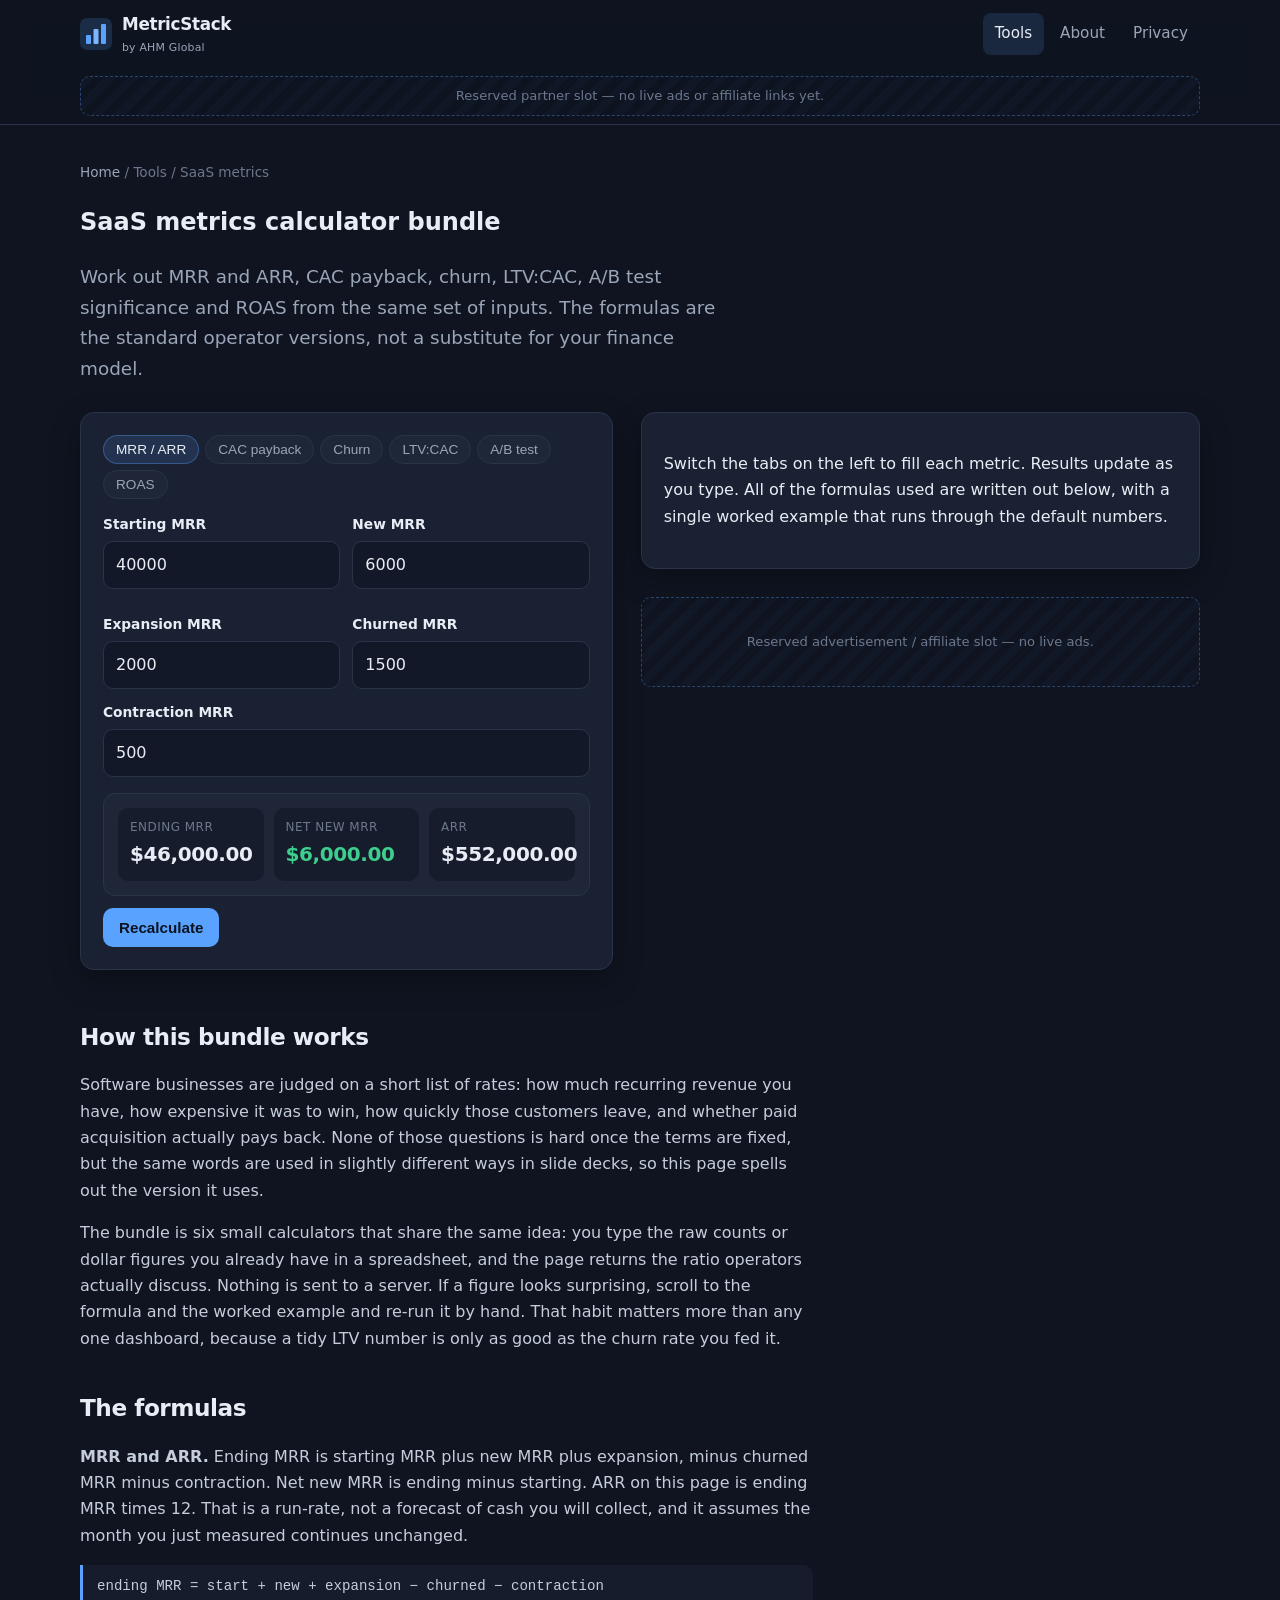
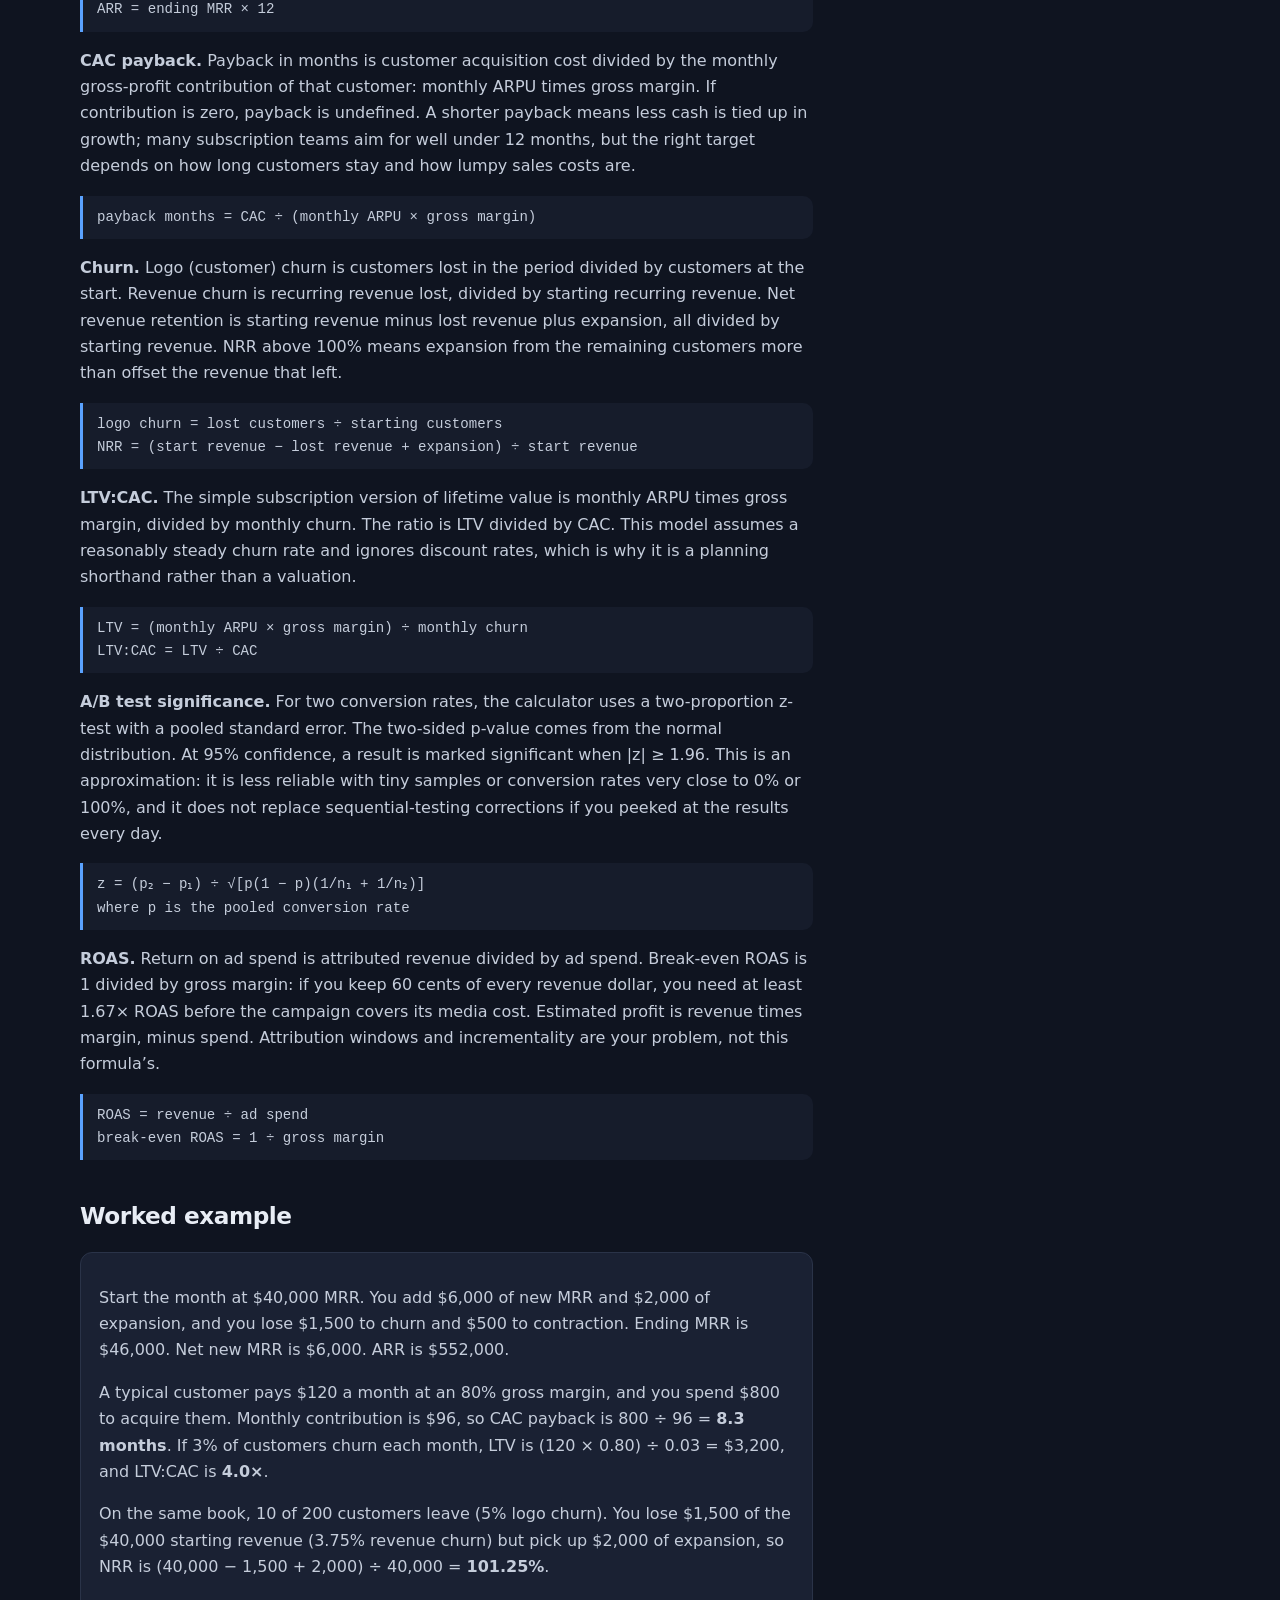
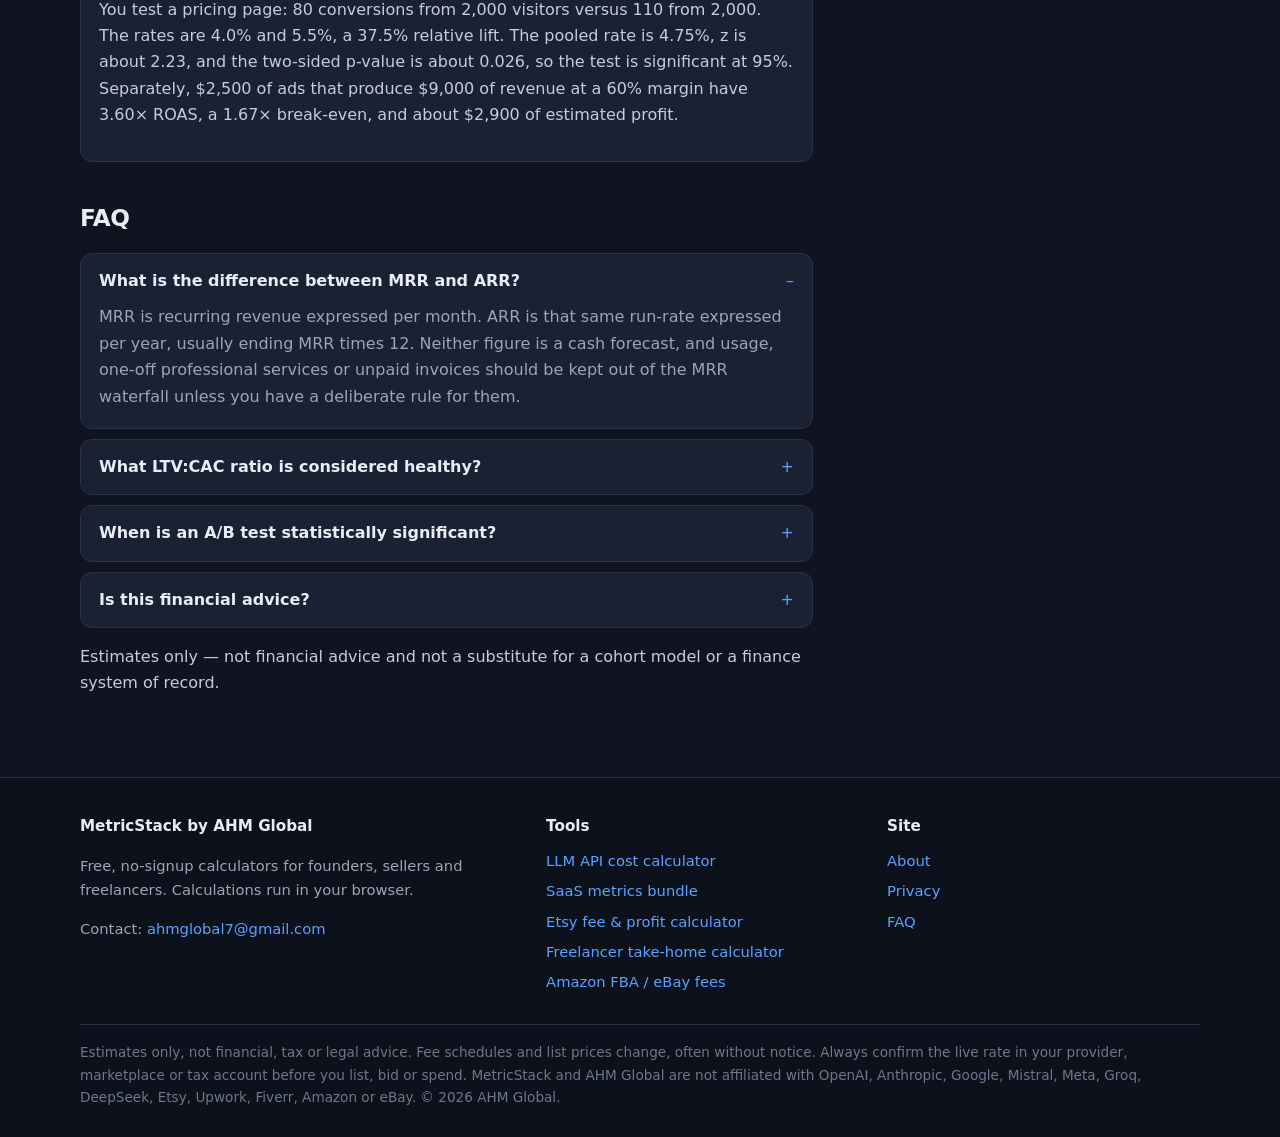
<file: tools/saas-metrics.html>
<!DOCTYPE html>
<html lang="en">
<head>
  <meta charset="utf-8">
  <meta name="viewport" content="width=device-width, initial-scale=1">
  <title>SaaS metrics calculator (MRR, CAC, churn, LTV, A/B, ROAS) — MetricStack</title>
  <meta name="description" content="Free SaaS calculators for MRR/ARR, CAC payback, churn, LTV:CAC, A/B test significance and ROAS. Formulas and a worked example included.">
  <meta name="robots" content="index,follow">
  <meta name="theme-color" content="#0f1420">
  <meta property="og:title" content="SaaS metrics calculator (MRR, CAC, churn, LTV, A/B, ROAS) — MetricStack">
  <meta property="og:description" content="Free SaaS calculators for MRR/ARR, CAC payback, churn, LTV:CAC, A/B test significance and ROAS. Formulas and a worked example included.">
  <meta property="og:type" content="website">
  <meta property="og:url" content="https://contactmetricstack-glitch.github.io/metricstack/tools/saas-metrics.html">
  <meta name="twitter:card" content="summary">
  <link rel="canonical" href="https://contactmetricstack-glitch.github.io/metricstack/tools/saas-metrics.html">
  <link rel="icon" href="../favicon.svg" type="image/svg+xml">
  <link rel="apple-touch-icon" href="../apple-touch-icon.svg">
  <link rel="stylesheet" href="../css/styles.css">
  <script type="application/ld+json">
{"@context":"https://schema.org","@type":"FAQPage","mainEntity":[
{"@type":"Question","name":"What is the difference between MRR and ARR?","acceptedAnswer":{"@type":"Answer","text":"MRR is recurring revenue expressed per month. ARR is that same run-rate expressed per year, usually ending MRR times 12. Neither is a cash forecast."}},
{"@type":"Question","name":"What LTV:CAC ratio is considered healthy?","acceptedAnswer":{"@type":"Answer","text":"A common rule of thumb is 3:1 or better, meaning lifetime gross profit is at least three times what you paid to acquire the customer. It is a heuristic, not a law, and it depends on payback time and how reliable your churn figure is."}},
{"@type":"Question","name":"When is an A/B test statistically significant?","acceptedAnswer":{"@type":"Answer","text":"This calculator uses a two-proportion z-test. At a 95% confidence level, a result is flagged as significant when the absolute z-score is at least 1.96, which is the same as a two-sided p-value of 0.05 or below."}}
]}
</script>
</head>
<body>
<a class="skip" href="#main">Skip to content</a>
<header class="site-header">
  <div class="header-inner">
    <a class="brand" href="../index.html">
      <svg class="brand-mark" viewBox="0 0 32 32" aria-hidden="true"><rect width="32" height="32" rx="7" fill="#5aa2ff" opacity=".18"/><rect x="6" y="17" width="5" height="9" rx="1" fill="#5aa2ff"/><rect x="13.5" y="11" width="5" height="15" rx="1" fill="#7eb6ff"/><rect x="21" y="6" width="5" height="20" rx="1" fill="#5aa2ff"/></svg>
      <span><span class="brand-text">MetricStack</span><span class="brand-sub">by AHM Global</span></span>
    </a>
    <button class="nav-toggle" type="button" aria-expanded="false" aria-controls="site-nav" aria-label="Open menu">☰</button>
    <nav class="nav" id="site-nav">
      <a href="../index.html#tools" aria-current="page">Tools</a>
      <a href="../about.html">About</a>
      <a href="../privacy.html">Privacy</a>
    </nav>
  </div>
  <div class="slot slim slot-header">Reserved partner slot — no live ads or affiliate links yet.</div>
</header>
<main id="main">

<section class="tool-page">
  <div class="wrap">
    <p class="crumb"><a href="../index.html">Home</a> / Tools / SaaS metrics</p>
    <h1>SaaS metrics calculator bundle</h1>
    <p class="lede">Work out MRR and ARR, CAC payback, churn, LTV:CAC, A/B test significance and ROAS from the same set of inputs. The formulas are the standard operator versions, not a substitute for your finance model.</p>
    <div class="tool-layout">
      <div class="card calc-panel">
        <form id="saas-form">
          <div class="tabs">
            <button type="button" class="tab" data-tab="mrr" aria-selected="true">MRR / ARR</button>
            <button type="button" class="tab" data-tab="pay">CAC payback</button>
            <button type="button" class="tab" data-tab="churn">Churn</button>
            <button type="button" class="tab" data-tab="ltv">LTV:CAC</button>
            <button type="button" class="tab" data-tab="ab">A/B test</button>
            <button type="button" class="tab" data-tab="roas">ROAS</button>
          </div>

          <div data-saas-panel="mrr">
            <div class="row-2">
              <label class="field"><span>Starting MRR</span><input name="startMrr" type="number" min="0" step="0.01" value="40000"></label>
              <label class="field"><span>New MRR</span><input name="newMrr" type="number" min="0" step="0.01" value="6000"></label>
              <label class="field"><span>Expansion MRR</span><input name="expansionMrr" type="number" min="0" step="0.01" value="2000"></label>
              <label class="field"><span>Churned MRR</span><input name="churnedMrr" type="number" min="0" step="0.01" value="1500"></label>
            </div>
            <label class="field"><span>Contraction MRR</span><input name="contractionMrr" type="number" min="0" step="0.01" value="500"></label>
            <div id="out-mrr" class="results kpi-row"></div>
          </div>

          <div data-saas-panel="pay" hidden>
            <div class="row-2">
              <label class="field"><span>Customer acquisition cost (CAC)</span><input name="cac" type="number" min="0" step="0.01" value="800"></label>
              <label class="field"><span>Monthly ARPU</span><input name="payArpu" type="number" min="0" step="0.01" value="120"></label>
            </div>
            <label class="field"><span>Gross margin (%)</span><input name="payMargin" type="number" min="0" max="100" step="0.1" value="80"></label>
            <div id="out-payback" class="results kpi-row"></div>
          </div>

          <div data-saas-panel="churn" hidden>
            <div class="row-2">
              <label class="field"><span>Customers at start</span><input name="startCust" type="number" min="0" step="1" value="200"></label>
              <label class="field"><span>Customers lost</span><input name="lostCust" type="number" min="0" step="1" value="10"></label>
              <label class="field"><span>Starting recurring revenue</span><input name="startRev" type="number" min="0" step="0.01" value="40000"></label>
              <label class="field"><span>Revenue lost to churn</span><input name="lostRev" type="number" min="0" step="0.01" value="1500"></label>
            </div>
            <label class="field"><span>Expansion revenue from remaining customers</span><input name="expRev" type="number" min="0" step="0.01" value="2000"></label>
            <div id="out-churn" class="results kpi-row"></div>
          </div>

          <div data-saas-panel="ltv" hidden>
            <div class="row-2">
              <label class="field"><span>Monthly ARPU</span><input name="ltvArpu" type="number" min="0" step="0.01" value="120"></label>
              <label class="field"><span>Gross margin (%)</span><input name="ltvMargin" type="number" min="0" max="100" step="0.1" value="80"></label>
              <label class="field"><span>Monthly churn rate (%)</span><input name="ltvChurn" type="number" min="0" max="100" step="0.01" value="3"></label>
              <label class="field"><span>CAC</span><input name="ltvCac" type="number" min="0" step="0.01" value="800"></label>
            </div>
            <div id="out-ltv" class="results kpi-row"></div>
          </div>

          <div data-saas-panel="ab" hidden>
            <div class="row-2">
              <label class="field"><span>Control visitors (n₁)</span><input name="n1" type="number" min="0" step="1" value="2000"></label>
              <label class="field"><span>Control conversions</span><input name="c1" type="number" min="0" step="1" value="80"></label>
              <label class="field"><span>Variant visitors (n₂)</span><input name="n2" type="number" min="0" step="1" value="2000"></label>
              <label class="field"><span>Variant conversions</span><input name="c2" type="number" min="0" step="1" value="110"></label>
            </div>
            <div id="out-ab" class="results kpi-row"></div>
          </div>

          <div data-saas-panel="roas" hidden>
            <div class="row-2">
              <label class="field"><span>Ad spend</span><input name="adSpend" type="number" min="0" step="0.01" value="2500"></label>
              <label class="field"><span>Attributed revenue</span><input name="adRevenue" type="number" min="0" step="0.01" value="9000"></label>
            </div>
            <label class="field"><span>Gross margin on that revenue (%)</span><input name="roasMargin" type="number" min="0" max="100" step="0.1" value="60"></label>
            <div id="out-roas" class="results kpi-row"></div>
          </div>
          <div class="actions" style="margin-top:12px"><button class="btn" type="submit">Recalculate</button></div>
        </form>
      </div>
      <div>
        <div class="card">
          <p>Switch the tabs on the left to fill each metric. Results update as you type. All of the formulas used are written out below, with a single worked example that runs through the default numbers.</p>
        </div>
        <div class="slot block">Reserved advertisement / affiliate slot — no live ads.</div>
      </div>
    </div>

    <article class="prose" style="margin-top:48px">
      <h2>How this bundle works</h2>
      <p>Software businesses are judged on a short list of rates: how much recurring revenue you have, how expensive it was to win, how quickly those customers leave, and whether paid acquisition actually pays back. None of those questions is hard once the terms are fixed, but the same words are used in slightly different ways in slide decks, so this page spells out the version it uses.</p>
      <p>The bundle is six small calculators that share the same idea: you type the raw counts or dollar figures you already have in a spreadsheet, and the page returns the ratio operators actually discuss. Nothing is sent to a server. If a figure looks surprising, scroll to the formula and the worked example and re-run it by hand. That habit matters more than any one dashboard, because a tidy LTV number is only as good as the churn rate you fed it.</p>

      <h2>The formulas</h2>
      <p><strong>MRR and ARR.</strong> Ending MRR is starting MRR plus new MRR plus expansion, minus churned MRR minus contraction. Net new MRR is ending minus starting. ARR on this page is ending MRR times 12. That is a run-rate, not a forecast of cash you will collect, and it assumes the month you just measured continues unchanged.</p>
      <p class="formula">ending MRR = start + new + expansion − churned − contraction<br>ARR = ending MRR × 12</p>
      <p><strong>CAC payback.</strong> Payback in months is customer acquisition cost divided by the monthly gross-profit contribution of that customer: monthly ARPU times gross margin. If contribution is zero, payback is undefined. A shorter payback means less cash is tied up in growth; many subscription teams aim for well under 12 months, but the right target depends on how long customers stay and how lumpy sales costs are.</p>
      <p class="formula">payback months = CAC ÷ (monthly ARPU × gross margin)</p>
      <p><strong>Churn.</strong> Logo (customer) churn is customers lost in the period divided by customers at the start. Revenue churn is recurring revenue lost, divided by starting recurring revenue. Net revenue retention is starting revenue minus lost revenue plus expansion, all divided by starting revenue. NRR above 100% means expansion from the remaining customers more than offset the revenue that left.</p>
      <p class="formula">logo churn = lost customers ÷ starting customers<br>NRR = (start revenue − lost revenue + expansion) ÷ start revenue</p>
      <p><strong>LTV:CAC.</strong> The simple subscription version of lifetime value is monthly ARPU times gross margin, divided by monthly churn. The ratio is LTV divided by CAC. This model assumes a reasonably steady churn rate and ignores discount rates, which is why it is a planning shorthand rather than a valuation.</p>
      <p class="formula">LTV = (monthly ARPU × gross margin) ÷ monthly churn<br>LTV:CAC = LTV ÷ CAC</p>
      <p><strong>A/B test significance.</strong> For two conversion rates, the calculator uses a two-proportion z-test with a pooled standard error. The two-sided p-value comes from the normal distribution. At 95% confidence, a result is marked significant when |z| ≥ 1.96. This is an approximation: it is less reliable with tiny samples or conversion rates very close to 0% or 100%, and it does not replace sequential-testing corrections if you peeked at the results every day.</p>
      <p class="formula">z = (p₂ − p₁) ÷ √[p(1 − p)(1/n₁ + 1/n₂)]<br>where p is the pooled conversion rate</p>
      <p><strong>ROAS.</strong> Return on ad spend is attributed revenue divided by ad spend. Break-even ROAS is 1 divided by gross margin: if you keep 60 cents of every revenue dollar, you need at least 1.67× ROAS before the campaign covers its media cost. Estimated profit is revenue times margin, minus spend. Attribution windows and incrementality are your problem, not this formula’s.</p>
      <p class="formula">ROAS = revenue ÷ ad spend<br>break-even ROAS = 1 ÷ gross margin</p>

      <h2>Worked example</h2>
      <div class="example">
        <p>Start the month at $40,000 MRR. You add $6,000 of new MRR and $2,000 of expansion, and you lose $1,500 to churn and $500 to contraction. Ending MRR is $46,000. Net new MRR is $6,000. ARR is $552,000.</p>
        <p>A typical customer pays $120 a month at an 80% gross margin, and you spend $800 to acquire them. Monthly contribution is $96, so CAC payback is 800 ÷ 96 = <strong>8.3 months</strong>. If 3% of customers churn each month, LTV is (120 × 0.80) ÷ 0.03 = $3,200, and LTV:CAC is <strong>4.0×</strong>.</p>
        <p>On the same book, 10 of 200 customers leave (5% logo churn). You lose $1,500 of the $40,000 starting revenue (3.75% revenue churn) but pick up $2,000 of expansion, so NRR is (40,000 − 1,500 + 2,000) ÷ 40,000 = <strong>101.25%</strong>.</p>
        <p>You test a pricing page: 80 conversions from 2,000 visitors versus 110 from 2,000. The rates are 4.0% and 5.5%, a 37.5% relative lift. The pooled rate is 4.75%, z is about 2.23, and the two-sided p-value is about 0.026, so the test is significant at 95%. Separately, $2,500 of ads that produce $9,000 of revenue at a 60% margin have 3.60× ROAS, a 1.67× break-even, and about $2,900 of estimated profit.</p>
      </div>

      <h2>FAQ</h2>
      <div class="faq">
        <details open>
          <summary>What is the difference between MRR and ARR?</summary>
          <p>MRR is recurring revenue expressed per month. ARR is that same run-rate expressed per year, usually ending MRR times 12. Neither figure is a cash forecast, and usage, one-off professional services or unpaid invoices should be kept out of the MRR waterfall unless you have a deliberate rule for them.</p>
        </details>
        <details>
          <summary>What LTV:CAC ratio is considered healthy?</summary>
          <p>A common rule of thumb is 3:1 or better, meaning lifetime gross profit is at least three times what you paid to acquire the customer. It is a heuristic, not a law. A high ratio with a 24-month payback can still starve a young company of cash, which is why this page shows payback and the ratio side by side.</p>
        </details>
        <details>
          <summary>When is an A/B test statistically significant?</summary>
          <p>This calculator uses a two-proportion z-test. At a 95% confidence level, a result is flagged as significant when the absolute z-score is at least 1.96, which is the same as a two-sided p-value of 0.05 or below. Always look at the sample size and the practical size of the lift, not only the star next to the p-value.</p>
        </details>
        <details>
          <summary>Is this financial advice?</summary>
          <p>No. These are standard planning formulas. Your accountant, tax position, and the way you recognise revenue can all produce different official numbers. Treat the outputs as a check on your own spreadsheet.</p>
        </details>
      </div>
      <p>Estimates only — not financial advice and not a substitute for a cohort model or a finance system of record.</p>
    </article>
  </div>
</section>

</main>
<footer class="site-footer">
  <div class="wrap footer-grid">
    <div>
      <h3>MetricStack by AHM Global</h3>
      <p>Free, no-signup calculators for founders, sellers and freelancers. Calculations run in your browser.</p>
      <p>Contact: <a href="mailto:ahmglobal7@gmail.com">ahmglobal7@gmail.com</a></p>
    </div>
    <div>
      <h3>Tools</h3>
      <ul>
        <li><a href="../tools/llm-api-cost.html">LLM API cost calculator</a></li>
        <li><a href="../tools/saas-metrics.html">SaaS metrics bundle</a></li>
        <li><a href="../tools/etsy-fees.html">Etsy fee &amp; profit calculator</a></li>
        <li><a href="../tools/freelancer-takehome.html">Freelancer take-home calculator</a></li>
        <li><a href="../tools/amazon-ebay-fees.html">Amazon FBA / eBay fees</a></li>
      </ul>
    </div>
    <div>
      <h3>Site</h3>
      <ul>
        <li><a href="../about.html">About</a></li>
        <li><a href="../privacy.html">Privacy</a></li>
        <li><a href="../index.html#faq">FAQ</a></li>
      </ul>
    </div>
  </div>
  <div class="wrap disclaimer">
    Estimates only, not financial, tax or legal advice. Fee schedules and list prices change, often without notice. Always confirm the live rate in your provider, marketplace or tax account before you list, bid or spend. MetricStack and AHM Global are not affiliated with OpenAI, Anthropic, Google, Mistral, Meta, Groq, DeepSeek, Etsy, Upwork, Fiverr, Amazon or eBay. © <span data-year>2026</span> AHM Global.
  </div>
</footer>
<script src="../js/common.js"></script>
<script src="../js/calculators.js"></script>
<script src="../js/ui-saas.js"></script>
</body>
</html>
</file>
<file: css/styles.css>
:root {
  --bg: #0f1420;
  --bg-elev: #161c2b;
  --bg-card: #1a2133;
  --bg-input: #121827;
  --bg-soft: #1e2638;
  --accent: #5aa2ff;
  --accent-2: #7eb6ff;
  --accent-dim: rgba(90, 162, 255, 0.14);
  --accent-border: rgba(90, 162, 255, 0.35);
  --text: #e8edf5;
  --muted: #9aa6b8;
  --faint: #6d788c;
  --line: #2a3348;
  --ok: #3dce8e;
  --ok-dim: rgba(61, 206, 142, 0.12);
  --warn: #f0b429;
  --danger: #f07178;
  --danger-dim: rgba(240, 113, 120, 0.12);
  --radius: 14px;
  --shadow: 0 10px 30px rgba(0, 0, 0, 0.28);
  --max: 1120px;
  --nav-h: 68px;
  --font: "Segoe UI", system-ui, -apple-system, "Helvetica Neue", sans-serif;
  --mono: "SF Mono", ui-monospace, Menlo, Consolas, monospace;
}

* { box-sizing: border-box; }
html { scroll-behavior: smooth; }
body {
  margin: 0;
  font-family: var(--font);
  background: var(--bg);
  color: var(--text);
  line-height: 1.65;
  min-height: 100vh;
  display: flex;
  flex-direction: column;
}
img, svg { max-width: 100%; }
a { color: var(--accent); text-decoration: none; }
a:hover { color: var(--accent-2); text-decoration: underline; }
code, kbd {
  font-family: var(--mono);
  font-size: 0.92em;
  background: var(--bg-soft);
  padding: 0.1em 0.4em;
  border-radius: 6px;
}

.skip {
  position: absolute;
  left: -999px;
  top: 0;
  background: var(--accent);
  color: #0b1220;
  padding: 8px 12px;
  z-index: 100;
}
.skip:focus { left: 12px; top: 12px; }

/* Header */
.site-header {
  position: sticky;
  top: 0;
  z-index: 40;
  background: rgba(15, 20, 32, 0.88);
  backdrop-filter: blur(12px);
  border-bottom: 1px solid var(--line);
}
.header-inner, .wrap {
  width: min(var(--max), calc(100% - 32px));
  margin: 0 auto;
}
.header-inner {
  display: flex;
  align-items: center;
  justify-content: space-between;
  gap: 16px;
  min-height: var(--nav-h);
}
.brand {
  display: flex;
  align-items: center;
  gap: 10px;
  color: var(--text);
  font-weight: 700;
  letter-spacing: -0.02em;
  text-decoration: none;
  flex-shrink: 0;
}
.brand:hover { color: var(--text); text-decoration: none; }
.brand-mark {
  width: 32px;
  height: 32px;
  display: block;
}
.brand-text { font-size: 1.05rem; }
.brand-sub {
  display: block;
  font-size: 0.68rem;
  font-weight: 500;
  color: var(--muted);
  letter-spacing: 0.02em;
}
.nav {
  display: flex;
  align-items: center;
  gap: 4px;
}
.nav a {
  color: var(--muted);
  text-decoration: none;
  padding: 8px 12px;
  border-radius: 8px;
  font-size: 0.95rem;
}
.nav a:hover, .nav a[aria-current="page"] {
  color: var(--text);
  background: var(--accent-dim);
  text-decoration: none;
}
.nav-toggle {
  display: none;
  background: transparent;
  border: 1px solid var(--line);
  color: var(--text);
  border-radius: 8px;
  width: 42px;
  height: 42px;
  cursor: pointer;
}

/* Affiliate / ad slots */
.slot {
  border: 1px dashed var(--accent-border);
  background: repeating-linear-gradient(
    -45deg,
    transparent,
    transparent 8px,
    rgba(90, 162, 255, 0.03) 8px,
    rgba(90, 162, 255, 0.03) 16px
  );
  color: var(--faint);
  text-align: center;
  border-radius: 10px;
  padding: 14px 16px;
  font-size: 0.82rem;
}
.slot-header { margin: 0 auto 0; max-width: var(--max); }
.slot.slim { padding: 8px 12px; margin: 8px auto; width: min(var(--max), calc(100% - 32px)); }
.slot.block { margin: 28px 0; min-height: 90px; display: grid; place-items: center; }

/* Hero */
.hero {
  padding: 64px 0 36px;
  background:
    radial-gradient(900px 420px at 80% -10%, rgba(90, 162, 255, 0.16), transparent 60%),
    radial-gradient(600px 300px at 0% 20%, rgba(61, 206, 142, 0.06), transparent 55%);
}
.hero h1 {
  font-size: clamp(2rem, 5vw, 3.15rem);
  line-height: 1.15;
  letter-spacing: -0.03em;
  margin: 0 0 14px;
  font-weight: 750;
}
.lede {
  font-size: 1.15rem;
  color: var(--muted);
  max-width: 640px;
  margin: 0 0 28px;
}
.search-wrap { position: relative; max-width: 520px; }
.search-wrap input {
  width: 100%;
  font-size: 16px;
  padding: 14px 16px 14px 44px;
  border-radius: 12px;
  border: 1px solid var(--line);
  background: var(--bg-elev);
  color: var(--text);
  outline: none;
}
.search-wrap input:focus { border-color: var(--accent); box-shadow: 0 0 0 3px var(--accent-dim); }
.search-icon {
  position: absolute;
  left: 14px;
  top: 50%;
  transform: translateY(-50%);
  color: var(--faint);
  pointer-events: none;
}

/* Cards / grid */
.section { padding: 28px 0 56px; }
.section h2, .prose h2 { font-size: 1.45rem; letter-spacing: -0.02em; margin: 0 0 16px; }
.tool-grid {
  display: grid;
  grid-template-columns: repeat(auto-fill, minmax(270px, 1fr));
  gap: 18px;
}
.card {
  background: var(--bg-card);
  border: 1px solid var(--line);
  border-radius: var(--radius);
  padding: 22px;
  box-shadow: var(--shadow);
}
.tool-card {
  display: flex;
  flex-direction: column;
  gap: 8px;
  color: inherit;
  text-decoration: none;
  transition: border-color 0.15s, transform 0.15s;
  min-height: 210px;
}
.tool-card:hover {
  border-color: var(--accent);
  transform: translateY(-2px);
  text-decoration: none;
  color: inherit;
}
.tool-icon {
  width: 42px;
  height: 42px;
  border-radius: 10px;
  background: var(--accent-dim);
  color: var(--accent);
  display: grid;
  place-items: center;
  font-size: 1.2rem;
  font-weight: 700;
}
.tool-card h3 { margin: 8px 0 0; font-size: 1.15rem; letter-spacing: -0.02em; }
.tool-card p { margin: 0; color: var(--muted); flex: 1; }
.use-tool {
  color: var(--accent);
  font-weight: 600;
  margin-top: 8px;
}
.hidden { display: none !important; }
.empty-filter { color: var(--muted); padding: 24px 0; }

/* Why free */
.why {
  background: var(--bg-elev);
  border-block: 1px solid var(--line);
  padding: 32px 0;
}
.why-inner {
  display: grid;
  grid-template-columns: auto 1fr;
  gap: 18px 22px;
  align-items: start;
}
.why h2 { margin: 0; }
.why p { margin: 0; color: var(--muted); max-width: 72ch; }
.pill {
  display: inline-block;
  background: var(--ok-dim);
  color: var(--ok);
  font-size: 0.75rem;
  font-weight: 700;
  letter-spacing: 0.04em;
  text-transform: uppercase;
  padding: 4px 8px;
  border-radius: 999px;
}

/* FAQ */
.faq details {
  background: var(--bg-card);
  border: 1px solid var(--line);
  border-radius: 12px;
  padding: 14px 18px;
  margin: 0 0 10px;
}
.faq summary {
  cursor: pointer;
  font-weight: 650;
  list-style: none;
}
.faq summary::-webkit-details-marker { display: none; }
.faq summary::after {
  content: "+";
  float: right;
  color: var(--accent);
  font-weight: 500;
}
.faq details[open] summary::after { content: "–"; }
.faq details p { color: var(--muted); margin: 10px 0 4px; }

/* Footer */
.site-footer {
  margin-top: auto;
  border-top: 1px solid var(--line);
  background: #0c111b;
  padding: 36px 0 28px;
  color: var(--muted);
  font-size: 0.92rem;
}
.footer-grid {
  display: grid;
  grid-template-columns: 1.4fr 1fr 1fr;
  gap: 28px;
  margin-bottom: 24px;
}
.site-footer h3 { color: var(--text); font-size: 0.95rem; margin: 0 0 10px; }
.site-footer ul { list-style: none; margin: 0; padding: 0; }
.site-footer li { margin: 0 0 6px; }
.disclaimer {
  border-top: 1px solid var(--line);
  padding-top: 16px;
  color: var(--faint);
  font-size: 0.85rem;
}

/* Tools layout */
.tool-page { padding: 36px 0 64px; }
.crumb { font-size: 0.85rem; color: var(--faint); margin: 0 0 16px; }
.crumb a { color: var(--muted); }
.tool-layout {
  display: grid;
  grid-template-columns: minmax(0, 1fr) minmax(0, 1.05fr);
  gap: 28px;
  align-items: start;
}
.calc-panel { position: sticky; top: calc(var(--nav-h) + 16px); }
.panel-title { margin: 0 0 16px; font-size: 1.05rem; }
label.field {
  display: block;
  margin: 0 0 12px;
  font-size: 0.88rem;
  color: var(--muted);
}
label.field span, .field-label {
  display: block;
  margin-bottom: 5px;
  color: var(--text);
  font-weight: 600;
  font-size: 0.86rem;
}
input[type="text"], input[type="number"], input[type="search"], input[type="email"], select, textarea {
  width: 100%;
  font: inherit;
  font-size: 16px;
  padding: 10px 12px;
  border-radius: 10px;
  border: 1px solid var(--line);
  background: var(--bg-input);
  color: var(--text);
}
input:focus, select:focus, textarea:focus {
  outline: none;
  border-color: var(--accent);
  box-shadow: 0 0 0 3px var(--accent-dim);
}
.row-2, .row-3 {
  display: grid;
  gap: 12px;
}
.row-2 { grid-template-columns: 1fr 1fr; }
.row-3 { grid-template-columns: 1fr 1fr 1fr; }
.check {
  display: flex;
  align-items: center;
  gap: 8px;
  color: var(--text);
  font-size: 0.92rem;
  margin: 0 0 12px;
}
.check input { width: auto; accent-color: var(--accent); }
.btn {
  appearance: none;
  border: 0;
  background: var(--accent);
  color: #0b1220;
  font-weight: 700;
  padding: 11px 16px;
  border-radius: 10px;
  cursor: pointer;
  font-size: 0.95rem;
}
.btn:hover { filter: brightness(1.08); }
.btn-ghost {
  background: transparent;
  color: var(--accent);
  border: 1px solid var(--accent-border);
}
.actions { display: flex; gap: 10px; flex-wrap: wrap; margin: 8px 0 0; }

.results {
  margin-top: 16px;
  background: var(--bg-soft);
  border-radius: 12px;
  padding: 14px;
  border: 1px solid var(--line);
}
.kpi-row {
  display: grid;
  grid-template-columns: repeat(auto-fit, minmax(120px, 1fr));
  gap: 10px;
  margin-bottom: 12px;
}
.kpi {
  background: var(--bg-elev);
  border-radius: 10px;
  padding: 10px 12px;
}
.kpi .lbl { display: block; color: var(--faint); font-size: 0.75rem; text-transform: uppercase; letter-spacing: 0.04em; }
.kpi .val { font-size: 1.25rem; font-weight: 750; letter-spacing: -0.02em; }
.kpi .val.ok { color: var(--ok); }
.kpi .val.danger { color: var(--danger); }
.table-wrap { overflow-x: auto; }
table {
  width: 100%;
  border-collapse: collapse;
  font-size: 0.9rem;
}
th, td { text-align: left; padding: 8px 10px; border-bottom: 1px solid var(--line); vertical-align: top; }
th { color: var(--muted); font-weight: 600; font-size: 0.78rem; text-transform: uppercase; letter-spacing: 0.04em; }
.num { font-variant-numeric: tabular-nums; font-family: var(--mono); font-size: 0.86rem; }
.note, .prices-checked {
  color: var(--faint);
  font-size: 0.82rem;
  margin: 10px 0 0;
}
.tabs {
  display: flex;
  gap: 6px;
  flex-wrap: wrap;
  margin: 0 0 14px;
}
.tab {
  background: var(--bg-soft);
  border: 1px solid var(--line);
  color: var(--muted);
  border-radius: 999px;
  padding: 6px 12px;
  cursor: pointer;
  font-size: 0.85rem;
}
.tab[aria-selected="true"], .tab.active {
  background: var(--accent-dim);
  border-color: var(--accent-border);
  color: var(--text);
}

/* Prose */
.prose { max-width: 72ch; }
.prose p { color: #c5cddb; }
.prose h2, .prose h3 { margin-top: 1.6em; }
.prose ul, .prose ol { color: #c5cddb; padding-left: 1.2em; }
.formula {
  background: var(--bg-elev);
  border-left: 3px solid var(--accent);
  padding: 10px 14px;
  border-radius: 0 10px 10px 0;
  font-family: var(--mono);
  font-size: 0.88rem;
  overflow-x: auto;
  color: var(--accent-2);
}
.example {
  background: var(--bg-card);
  border: 1px solid var(--line);
  border-radius: 12px;
  padding: 16px 18px;
}
.sources a { word-break: break-word; }

@media (max-width: 860px) {
  .tool-layout, .footer-grid, .why-inner, .row-3 { grid-template-columns: 1fr; }
  .calc-panel { position: static; }
  .nav-toggle { display: grid; place-items: center; }
  .nav {
    display: none;
    position: absolute;
    top: var(--nav-h);
    left: 0;
    right: 0;
    background: #121826;
    border-bottom: 1px solid var(--line);
    flex-direction: column;
    align-items: stretch;
    padding: 8px 16px 16px;
  }
  .nav.open { display: flex; }
  .hero { padding-top: 40px; }
}
@media (max-width: 560px) {
  .row-2 { grid-template-columns: 1fr; }
  .header-inner, .wrap { width: calc(100% - 24px); }
}
</file>
